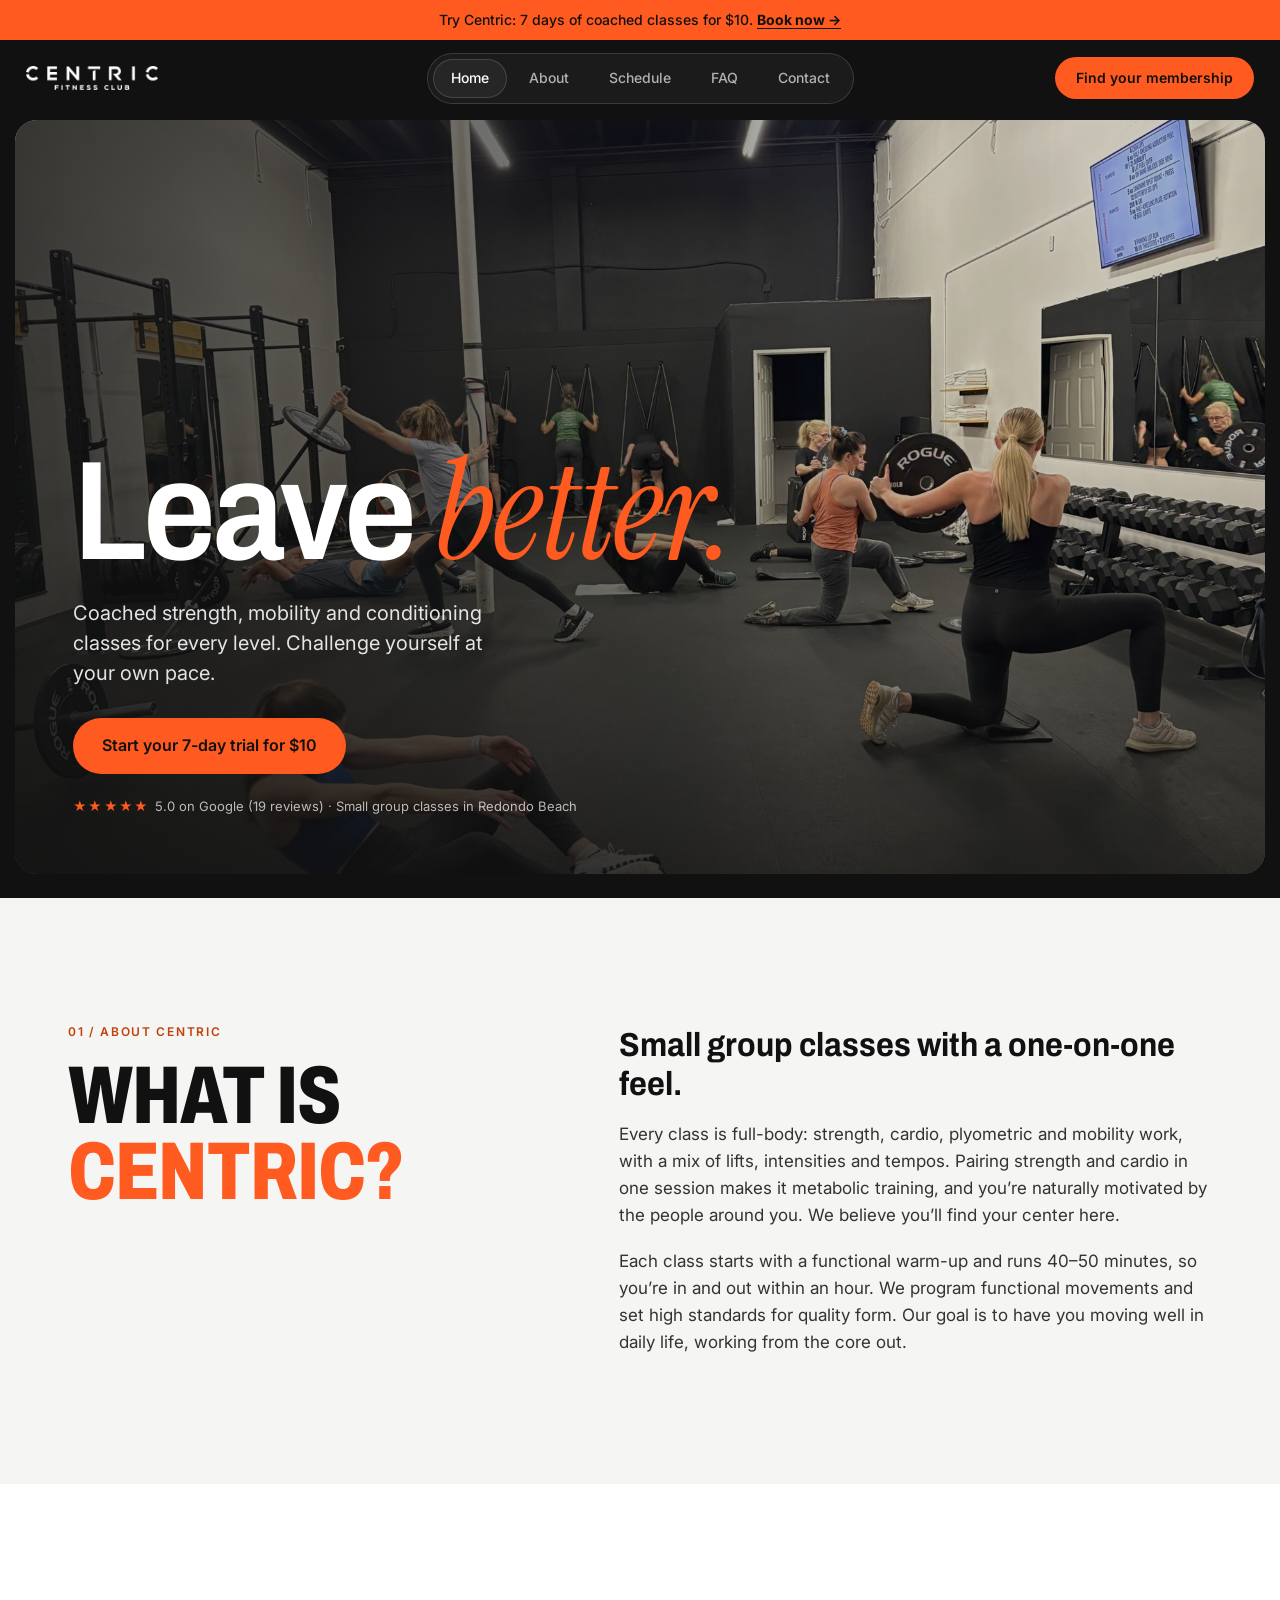
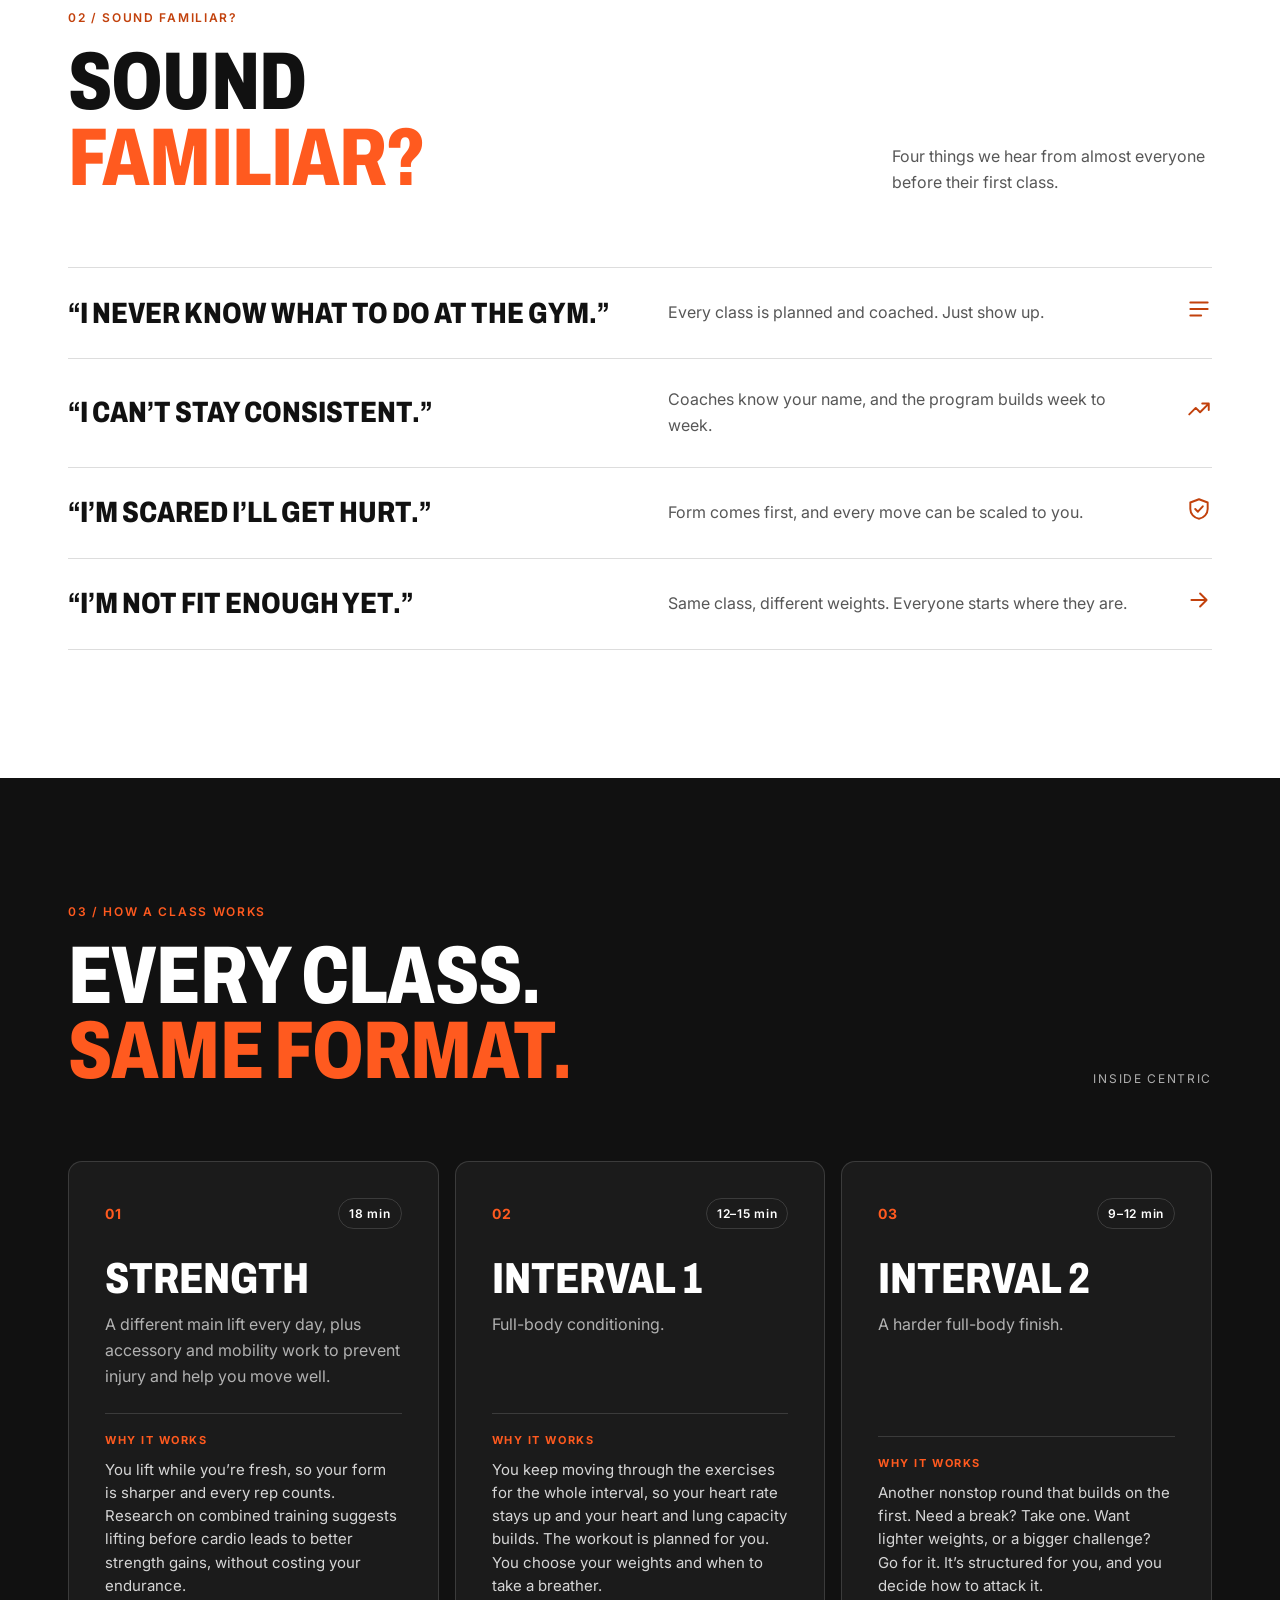
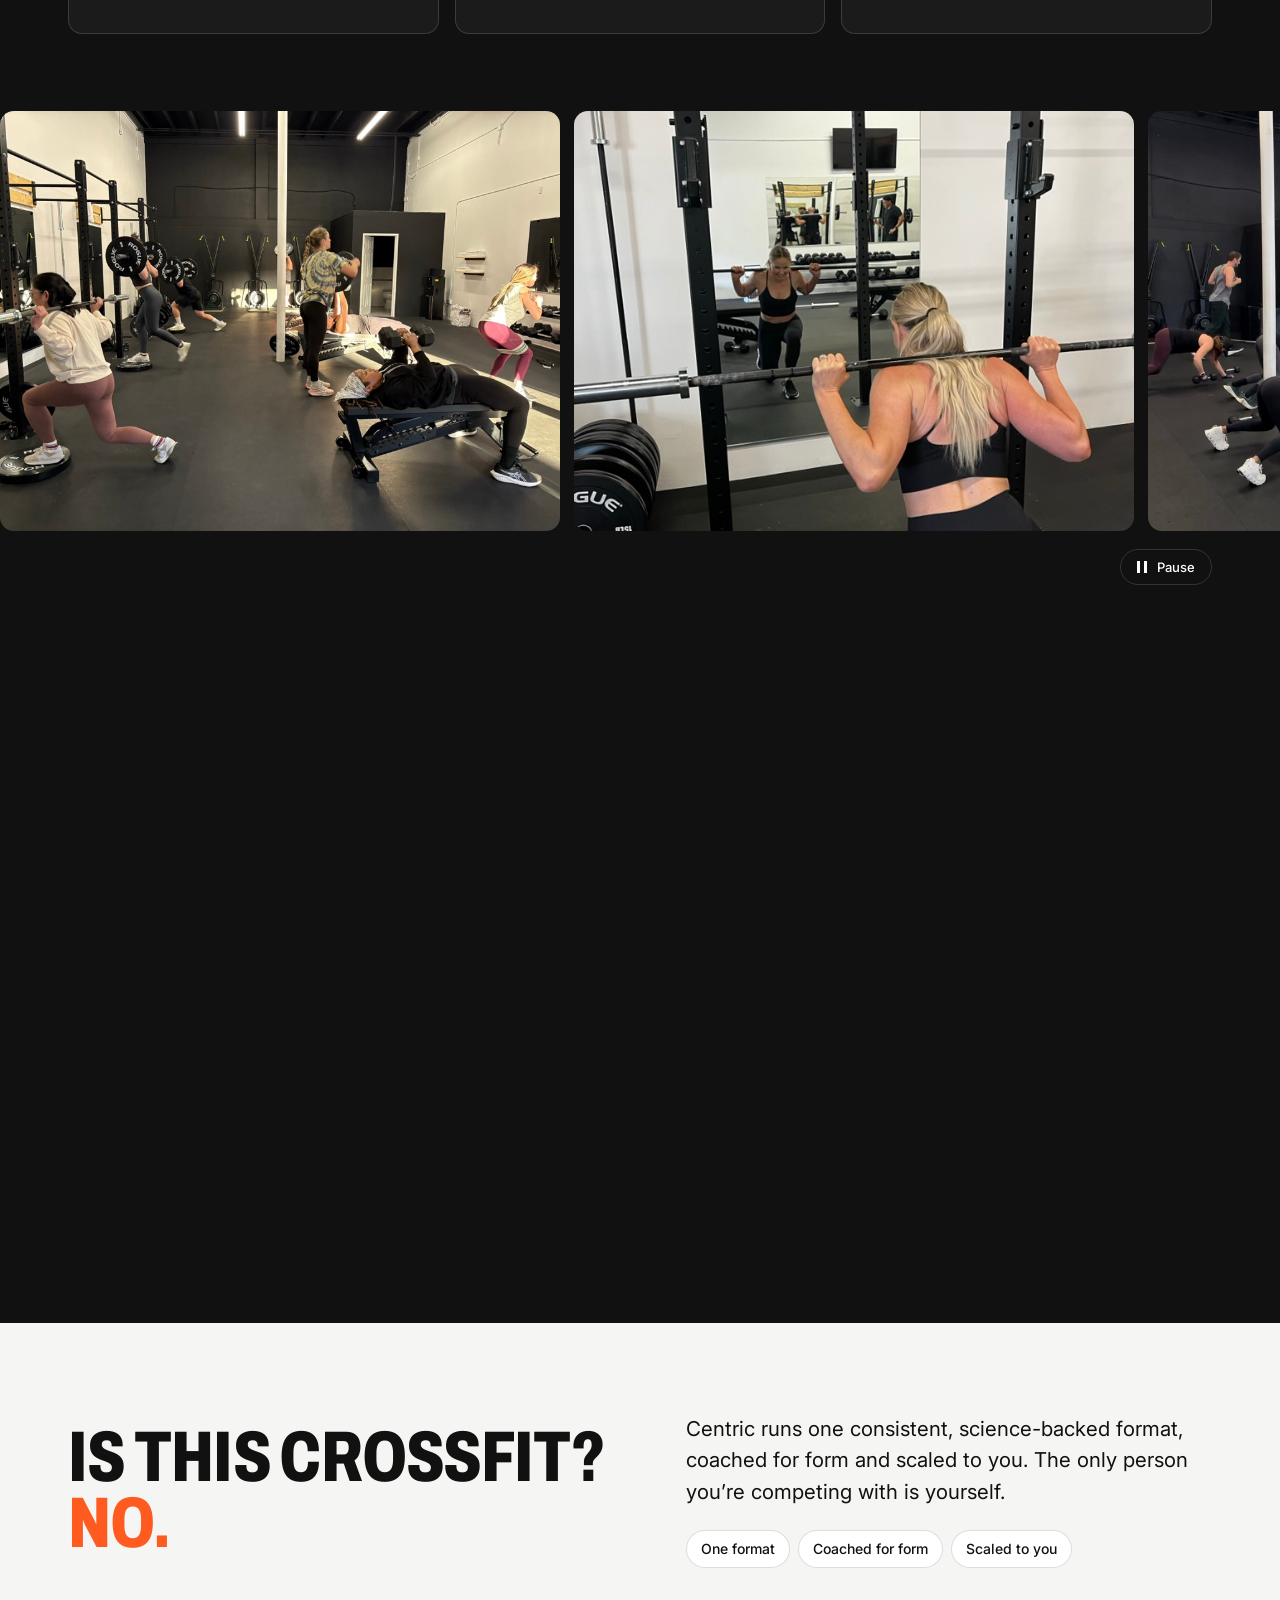
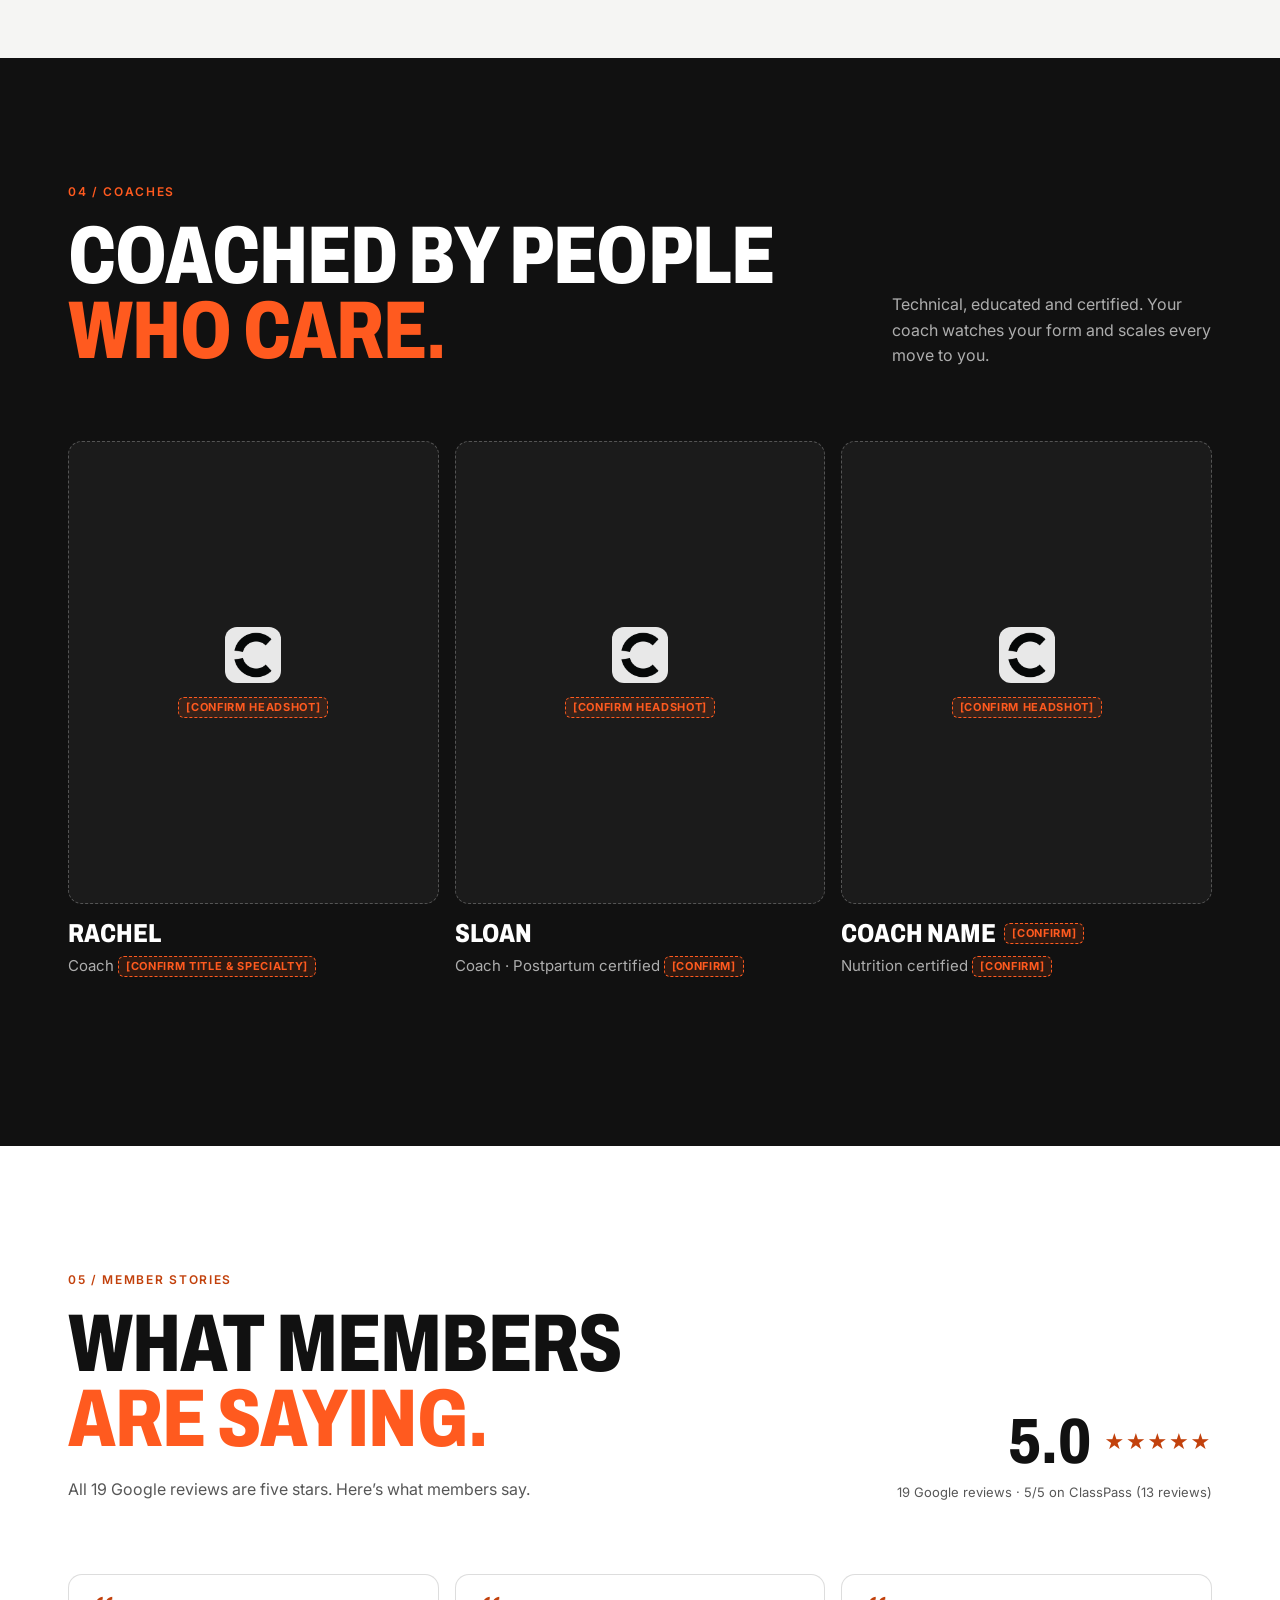
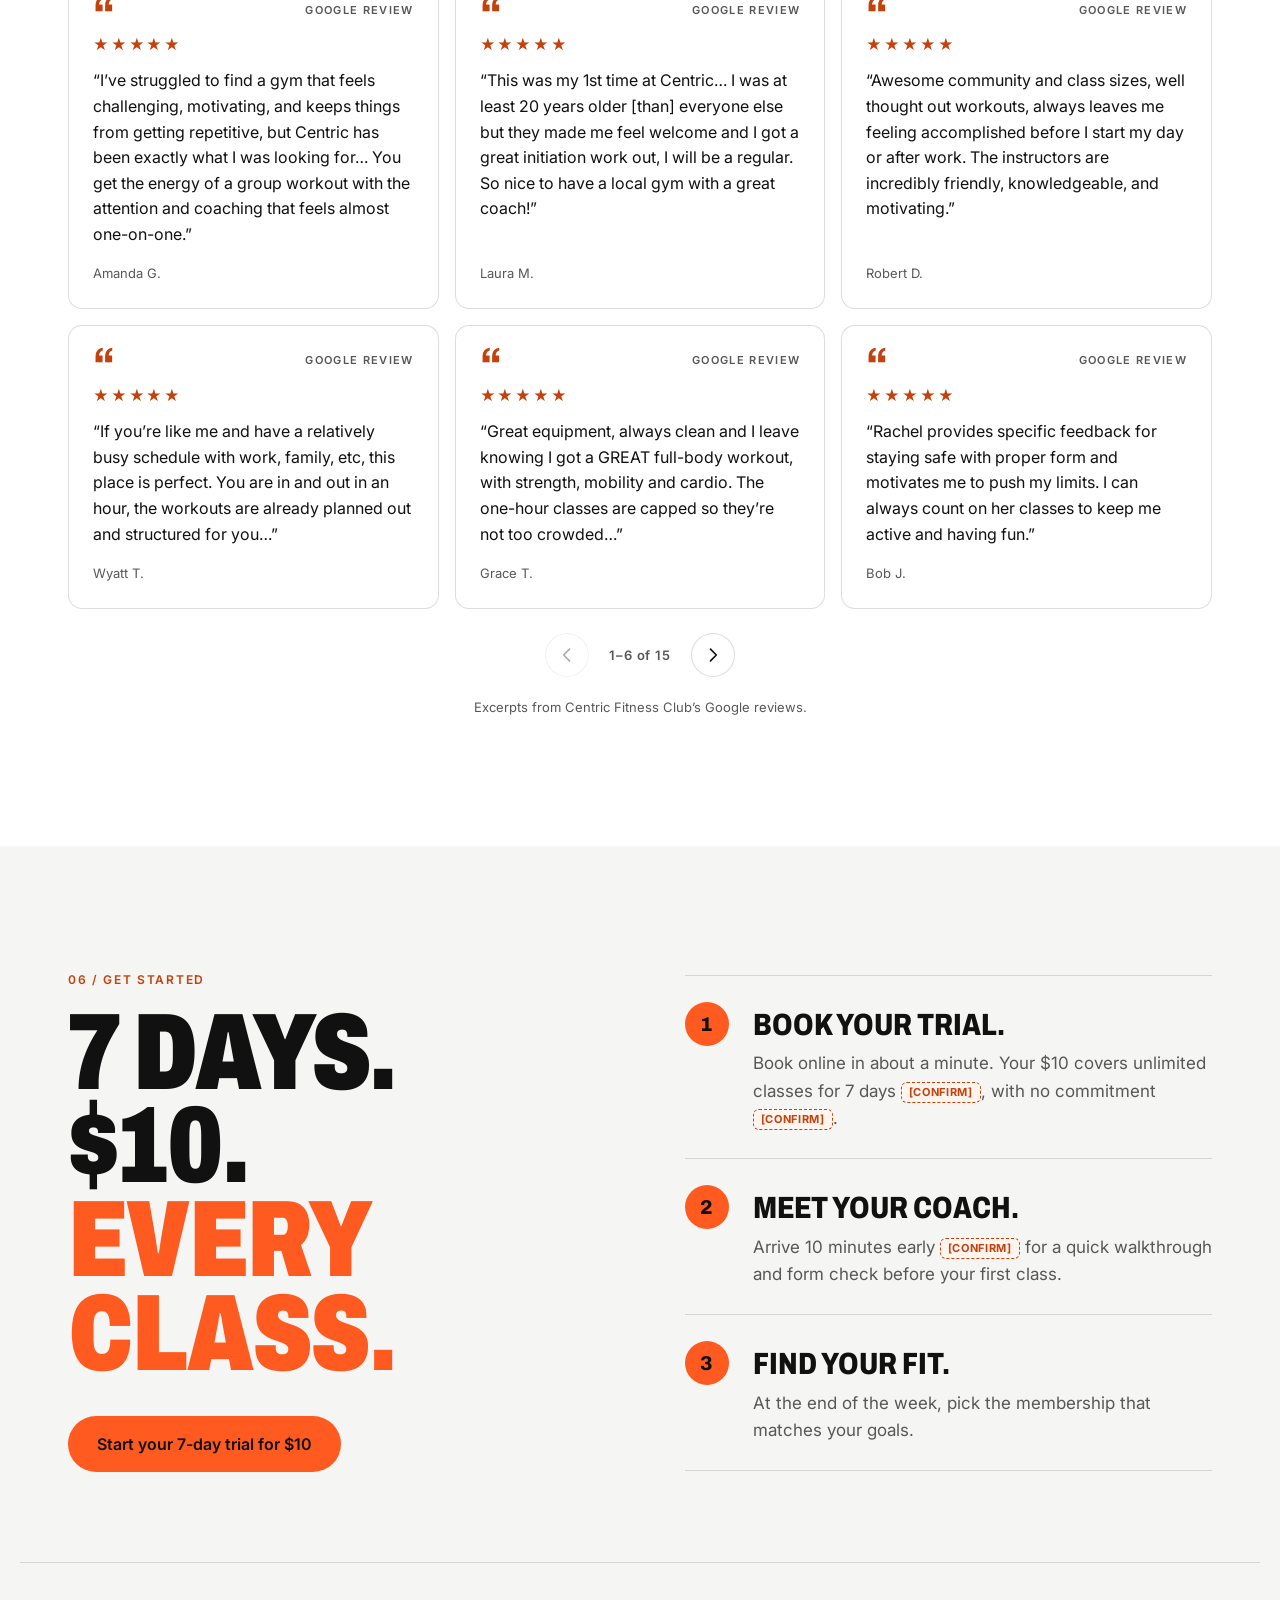
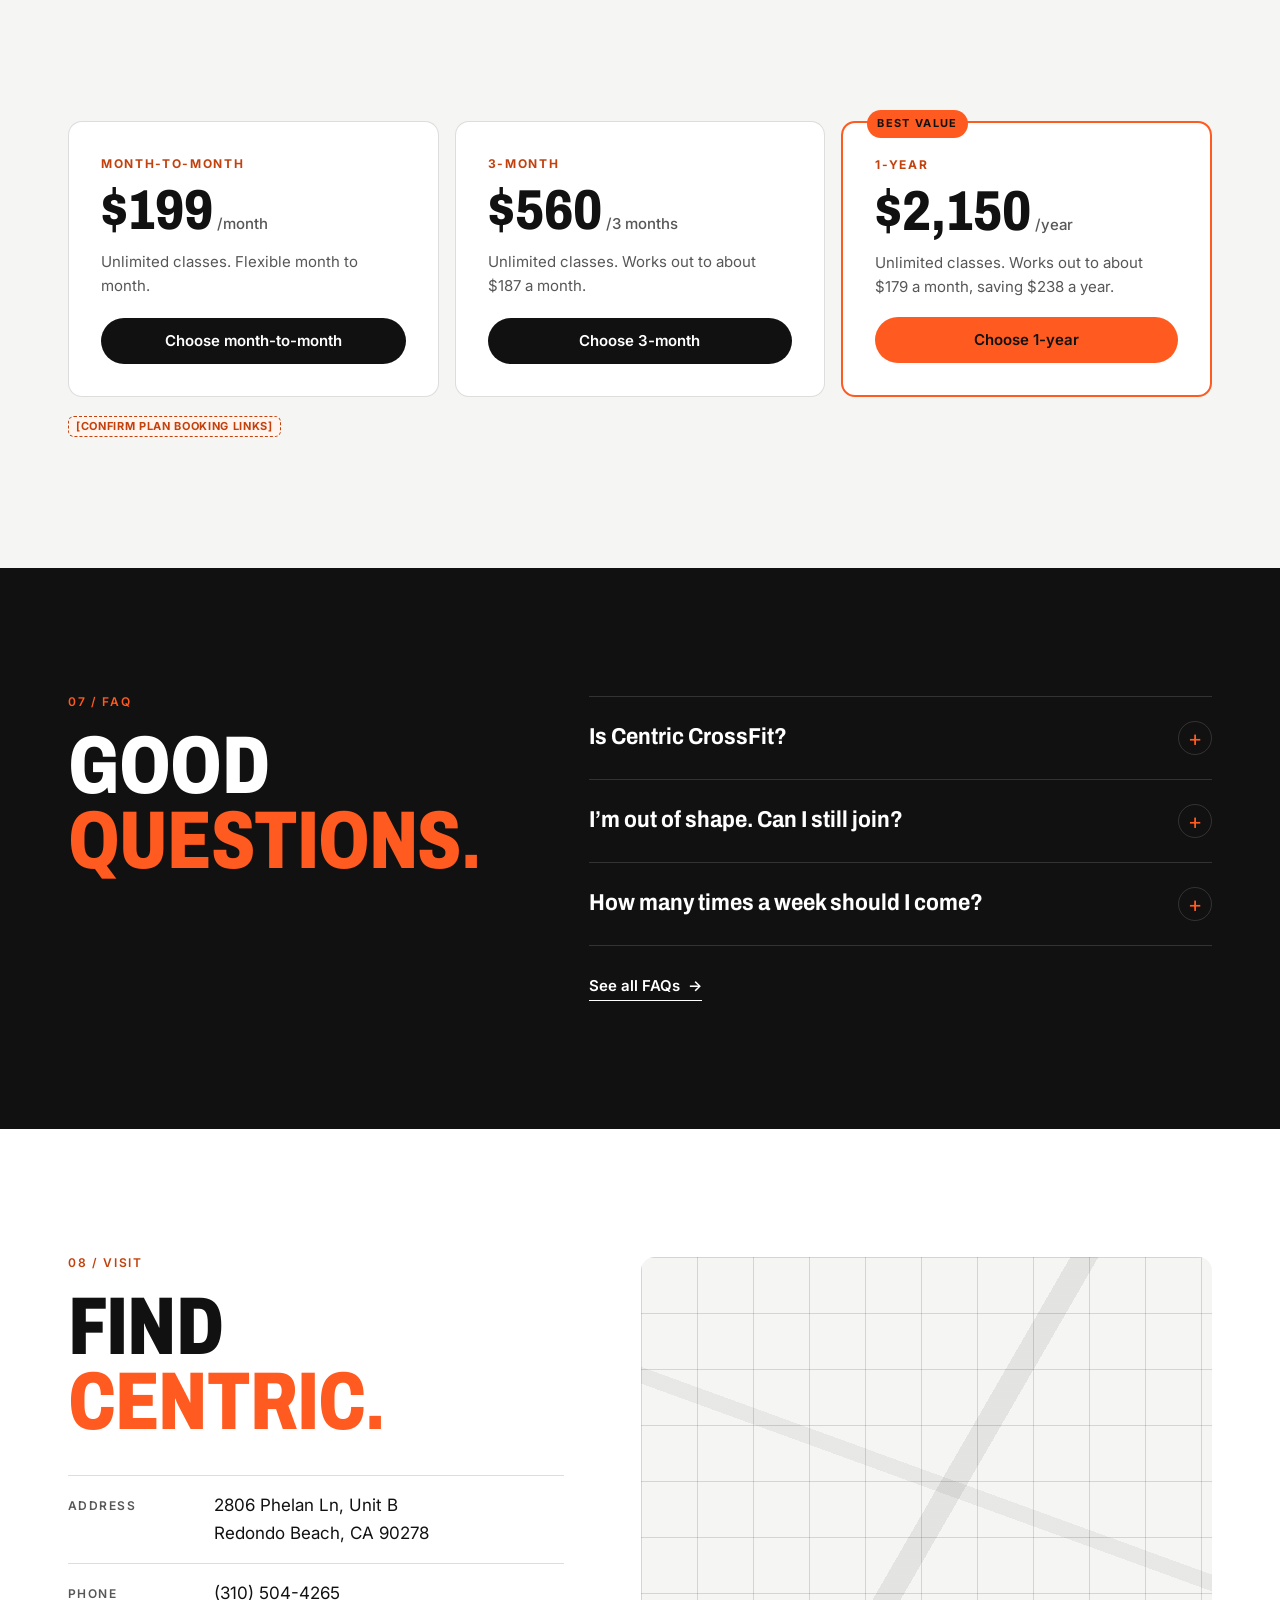
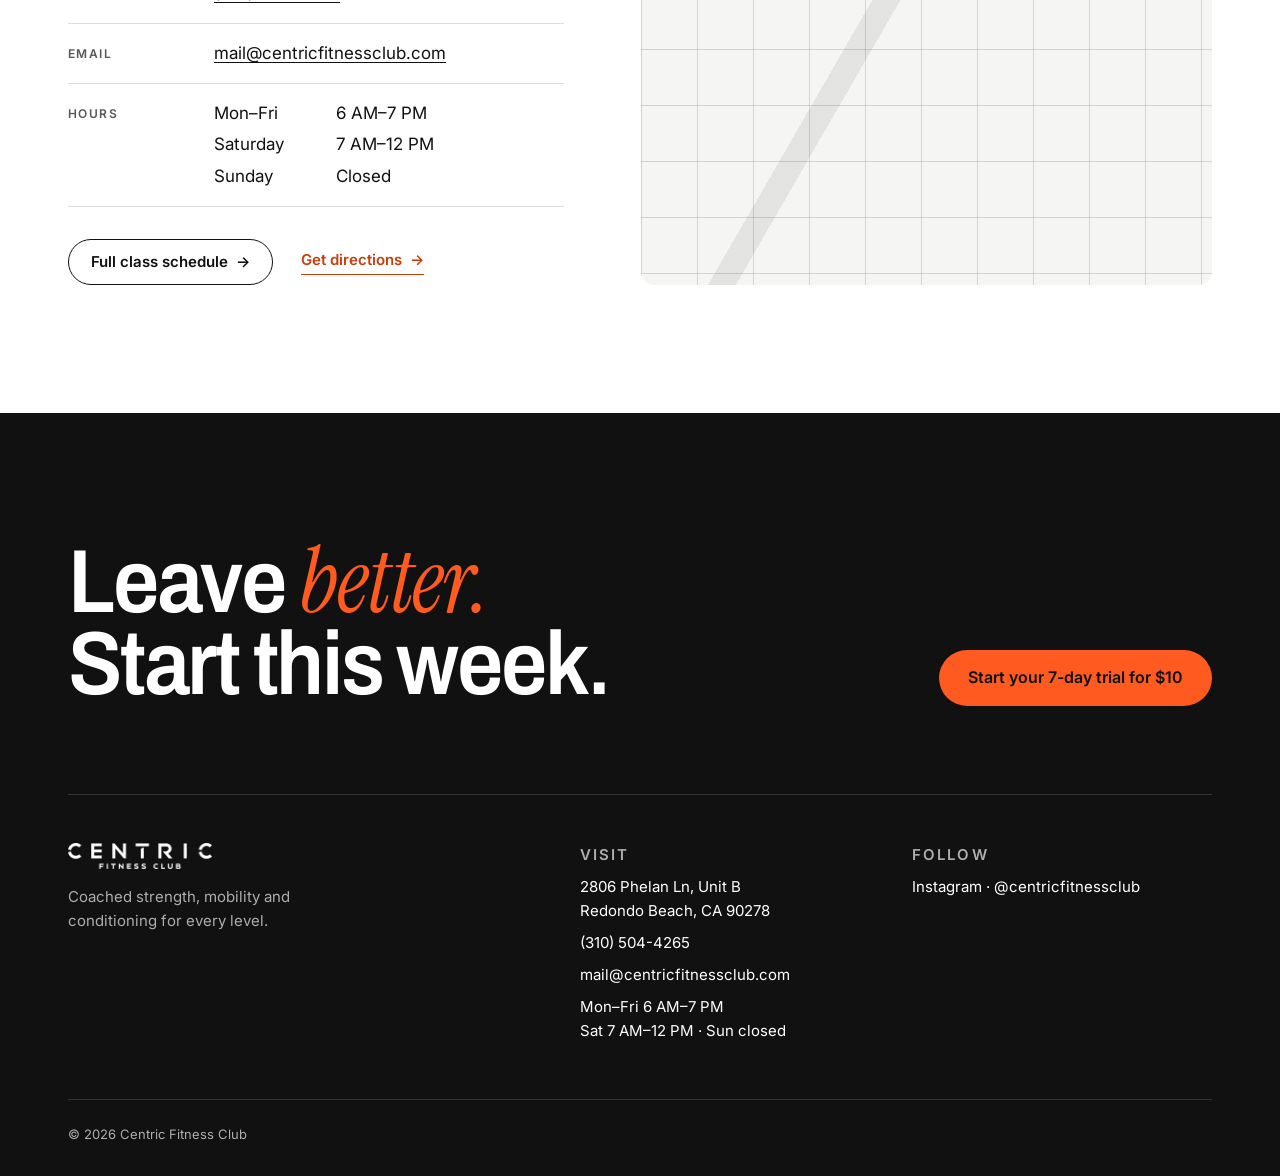
<file: index.html>
<!doctype html>
<html lang="en">
<head>
  <meta charset="utf-8">
  <meta name="viewport" content="width=device-width, initial-scale=1">
  <title>Centric Fitness Club | Small group fitness classes in Redondo Beach, CA</title>
  <meta name="description" content="Coached strength, mobility and conditioning classes for every level. Start your 7-day trial for $10.">
  <link rel="icon" href="img/favicon.png">
  <link rel="preconnect" href="https://fonts.googleapis.com">
  <link rel="preconnect" href="https://fonts.gstatic.com" crossorigin>
  <link href="https://fonts.googleapis.com/css2?family=Archivo:wdth,wght@62..125,500..900&family=Inter:wght@400;500;600&family=Instrument+Serif:ital@1&display=swap" rel="stylesheet">
  <link rel="preload" as="image" href="img/class-core-and-mobility.jpg" imagesrcset="img/class-core-and-mobility-900.jpg 900w, img/class-core-and-mobility.jpg 1800w" imagesizes="100vw">
  <link rel="stylesheet" href="css/styles.css?v=9">
</head>
<body>

<a class="skip" href="#main">Skip to content</a>

<!-- ============ SHARED HEADER (copy as-is to every page; move aria-current to that page's link) ============ -->
<!-- PROMO BAR: swap the text and link for the free week / New Year offer, or delete this <div> to turn it off. -->
<div class="promo">
  <p>Try Centric: 7 days of coached classes for $10. <a href="#book" data-book>Book now <span aria-hidden="true">→</span></a></p>
</div>

<header class="header" data-header>
  <div class="header__inner">
    <a class="header__logo" href="index.html" aria-label="Centric Fitness Club home">
      <img src="img/logo-wordmark-white.png" alt="Centric Fitness Club" width="1200" height="217">
    </a>
    <nav class="nav" aria-label="Main">
      <ul class="nav__pill">
        <li><a href="index.html" aria-current="page">Home</a></li>
        <li><a href="about.html">About</a></li>
        <li><a href="schedule.html">Schedule</a></li>
        <li><a href="faq.html">FAQ</a></li>
        <li><a href="contact.html">Contact</a></li>
      </ul>
    </nav>
    <a class="btn btn--primary header__cta" href="memberships.html">Find your membership</a>
    <button class="menu-btn" type="button" aria-expanded="false" aria-controls="mobile-menu" data-menu-btn>
      <span class="menu-btn__label">Menu</span>
      <span class="menu-btn__icon" aria-hidden="true"><span></span><span></span></span>
    </button>
  </div>
  <div class="mobile-menu" id="mobile-menu" hidden data-menu>
    <ul>
      <li><a href="index.html" aria-current="page">Home</a></li>
      <li><a href="about.html">About</a></li>
        <li><a href="schedule.html">Schedule</a></li>
        <li><a href="memberships.html">Memberships</a></li>
      <li><a href="faq.html">FAQ</a></li>
      <li><a href="contact.html">Contact</a></li>
    </ul>
    <a class="btn btn--primary btn--block" href="#book" data-book>Start your 7-day trial for $10</a>
  </div>
</header>
<!-- ============ /SHARED HEADER ============ -->

<main id="main">

  <!-- HERO (dark) -->
  <section class="hero" aria-labelledby="hero-title">
    <div class="hero__card">
      <img class="hero__img"
           src="img/class-core-and-mobility.jpg"
           srcset="img/class-core-and-mobility-900.jpg 900w, img/class-core-and-mobility.jpg 1800w"
           sizes="100vw" width="1800" height="1350"
           alt="A Centric class doing core and mobility work across a bright, open gym floor">
      <div class="hero__shade" aria-hidden="true"></div>

      <div class="hero__content">
        <h1 class="hero__title" id="hero-title">Leave <em>better.</em></h1>
        <p class="hero__sub">Coached strength, mobility and conditioning classes for every level. Challenge yourself at your own pace.</p>
        <div class="hero__actions">
          <a class="btn btn--primary btn--lg" href="#book" data-book>Start your 7-day trial for $10</a>
        </div>
        <p class="hero__trust"><span class="hero__stars" aria-hidden="true">★★★★★</span> 5.0 on Google (19 reviews) · Small group classes in Redondo Beach</p>
      </div>
    </div>
  </section>

  <!-- 01 WHAT IS CENTRIC (off-white): owner's description -->
  <section class="section section--off about" aria-labelledby="about-title">
    <div class="wrap">
      <div class="about__top">
        <div class="reveal">
          <p class="eyebrow">01 / About Centric</p>
          <h2 class="display" id="about-title">What is<br><span class="accent">Centric?</span></h2>
        </div>
        <div class="about__copy reveal">
          <p class="about__lead">Small group classes with a one-on-one feel.</p>
          <p>Every class is full-body: strength, cardio, plyometric and mobility work, with a mix of lifts, intensities and tempos. Pairing strength and cardio in one session makes it metabolic training, and you’re naturally motivated by the people around you. We believe you’ll find your center here.</p>
          <p>Each class starts with a functional warm-up and runs 40–50 minutes, so you’re in and out within an hour. We program functional movements and set high standards for quality form. Our goal is to have you moving well in daily life, working from the core out.</p>
        </div>
      </div>
    </div>
  </section>

  <!-- 02 SOUND FAMILIAR (light) — layout from bold-gym numbered list -->
  <section class="section section--white" aria-labelledby="sf-title">
    <div class="wrap">
      <div class="section-head reveal">
        <div>
          <p class="eyebrow">02 / Sound familiar?</p>
          <h2 class="display" id="sf-title">Sound<br><span class="accent">familiar?</span></h2>
        </div>
        <p class="section-head__aside">Four things we hear from almost everyone before their first class.</p>
      </div>

      <ol class="rows">
        <li class="row reveal">
          <h3 class="row__title">“I never know what to do at the gym.”</h3>
          <p class="row__text">Every class is planned and coached. Just show up.</p>
          <span class="row__icon" aria-hidden="true"><svg viewBox="0 0 24 24"><path d="M4 6h16M4 12h16M4 18h10"/></svg></span>
        </li>
        <li class="row reveal">
          <h3 class="row__title">“I can’t stay consistent.”</h3>
          <p class="row__text">Coaches know your name, and the program builds week to week.</p>
          <span class="row__icon" aria-hidden="true"><svg viewBox="0 0 24 24"><path d="M3 17l6-6 4 4 8-8M15 7h6v6"/></svg></span>
        </li>
        <li class="row reveal">
          <h3 class="row__title">“I’m scared I’ll get hurt.”</h3>
          <p class="row__text">Form comes first, and every move can be scaled to you.</p>
          <span class="row__icon" aria-hidden="true"><svg viewBox="0 0 24 24"><path d="M12 3l8 3v6c0 4.5-3.4 8.3-8 9-4.6-.7-8-4.5-8-9V6l8-3z"/><path d="M8.5 12l2.5 2.5 4.5-5"/></svg></span>
        </li>
        <li class="row reveal">
          <h3 class="row__title">“I’m not fit enough yet.”</h3>
          <p class="row__text">Same class, different weights. Everyone starts where they are.</p>
          <span class="row__icon" aria-hidden="true"><svg viewBox="0 0 24 24"><path d="M5 12h14M13 6l6 6-6 6"/></svg></span>
        </li>
      </ol>
    </div>
  </section>

  <!-- 02 HOW A CLASS WORKS (dark): steps on top, sliding photo gallery below -->
  <section class="section section--dark how" id="how" aria-labelledby="how-title">
    <div class="wrap">
      <div class="section-head reveal">
        <div>
          <p class="eyebrow eyebrow--dark">03 / How a class works</p>
          <h2 class="display" id="how-title">Every class.<br><span class="accent">Same format.</span></h2>
        </div>
        <p class="section-head__aside section-head__aside--label">Inside Centric</p>
      </div>

      <ol class="steps">
        <li class="step reveal">
          <div class="step__top"><span class="step__num">01</span><span class="step__time">18 min</span></div>
          <h3 class="step__title">Strength</h3>
          <p>A different main lift every day, plus accessory and mobility work to prevent injury and help you move well.</p>
          <div class="step__why">
            <p class="step__why-label">Why it works</p>
            <p>You lift while you’re fresh, so your form is sharper and every rep counts. Research on combined training suggests lifting before cardio leads to better strength gains, without costing your endurance.</p>
          </div>
        </li>
        <li class="step reveal">
          <div class="step__top"><span class="step__num">02</span><span class="step__time">12–15 min</span></div>
          <h3 class="step__title">Interval 1</h3>
          <p>Full-body conditioning.</p>
          <div class="step__why">
            <p class="step__why-label">Why it works</p>
            <p>You keep moving through the exercises for the whole interval, so your heart rate stays up and your heart and lung capacity builds. The workout is planned for you. You choose your weights and when to take a breather.</p>
          </div>
        </li>
        <li class="step reveal">
          <div class="step__top"><span class="step__num">03</span><span class="step__time">9–12 min</span></div>
          <h3 class="step__title">Interval 2</h3>
          <p>A harder full-body finish.</p>
          <div class="step__why">
            <p class="step__why-label">Why it works</p>
            <p>Another nonstop round that builds on the first. Need a break? Take one. Want lighter weights, or a bigger challenge? Go for it. It’s structured for you, and you decide how to attack it.</p>
          </div>
        </li>
      </ol>
    </div>

    <div class="gallery reveal" aria-roledescription="carousel" aria-label="Photos from inside Centric">
      <div class="gallery__viewport">
        <ul class="gallery__track" data-gallery-track>
          <li class="slide">
            <img src="img/class-strength-training-900.jpg" srcset="img/class-strength-training-900.jpg 900w, img/class-strength-training.jpg 1800w" sizes="(max-width: 720px) 82vw, 560px" width="900" height="675" loading="lazy"
                 alt="Members lifting during a class: barbell lunges, dumbbell bench presses and banded squats">
          </li>
          <li class="slide">
            <img src="img/strength-back-squat-900.jpg" srcset="img/strength-back-squat-900.jpg 900w, img/strength-back-squat.jpg 1800w" sizes="(max-width: 720px) 82vw, 560px" width="675" height="900" loading="lazy" style="object-position: 50% 42%"
                 alt="A member doing a barbell back squat in a rack, reflected in the mirror">
          </li>
          <li class="slide">
            <img src="img/class-conditioning-interval-900.jpg" srcset="img/class-conditioning-interval-900.jpg 900w, img/class-conditioning-interval.jpg 1800w" sizes="(max-width: 720px) 82vw, 560px" width="900" height="675" loading="lazy"
                 alt="A class mid-interval: dumbbell plank rows on the floor and overhead presses by the mirror">
          </li>
          <li class="slide">
            <img src="img/class-core-and-mobility-900.jpg" srcset="img/class-core-and-mobility-900.jpg 900w, img/class-core-and-mobility.jpg 1800w" sizes="(max-width: 720px) 82vw, 560px" width="900" height="675" loading="lazy"
                 alt="A class doing sit-ups, stretches and kneeling plate work across the gym floor">
          </li>
          <li class="slide">
            <img src="img/members-group-photo-900.jpg" srcset="img/members-group-photo-900.jpg 900w, img/members-group-photo.jpg 1800w" sizes="(max-width: 720px) 82vw, 560px" width="900" height="675" loading="lazy"
                 alt="About ten smiling Centric members posing together after class">
          </li>
          <li class="slide">
            <img src="img/gym-wide-view-900.jpg" srcset="img/gym-wide-view-900.jpg 900w, img/gym-wide-view.jpg 1800w" sizes="(max-width: 720px) 82vw, 560px" width="900" height="675" loading="lazy"
                 alt="A wide view of the bright, empty Centric gym with racks, benches and dumbbells">
          </li>
          <li class="slide">
            <img src="img/gym-empty-racks-900.jpg" srcset="img/gym-empty-racks-900.jpg 900w, img/gym-empty-racks.jpg 1800w" sizes="(max-width: 720px) 82vw, 560px" width="900" height="675" loading="lazy"
                 alt="The empty Centric gym floor: squat racks, benches and mirrors along a clean white wall">
          </li>
        </ul>
      </div>
      <div class="wrap gallery__controls">
        <button class="gallery__toggle" type="button" aria-pressed="false" data-gallery-toggle>
          <span class="gallery__toggle-icon" aria-hidden="true"></span><span data-gallery-label>Pause</span>
        </button>
      </div>
    </div>

    <div class="wrap">
      <div class="compare reveal">
        <h3 class="compare__title">What makes it different</h3>
        <table class="compare__table">
          <thead>
            <tr>
              <th scope="col"><span class="visually-hidden">Topic</span></th>
              <th scope="col">A typical group class</th>
              <th scope="col" class="compare__us">Centric</th>
            </tr>
          </thead>
          <tbody>
            <tr>
              <th scope="row">Workout</th>
              <td data-label="A typical group class">Changes randomly day to day</td>
              <td data-label="Centric" class="compare__us">Same proven format, with a different main lift each day</td>
            </tr>
            <tr>
              <th scope="row">Order</th>
              <td data-label="A typical group class">Cardio and weights mixed at random</td>
              <td data-label="Centric" class="compare__us">Strength first, then intervals that build</td>
            </tr>
            <tr>
              <th scope="row">Coaching</th>
              <td data-label="A typical group class">One instructor leading from the front</td>
              <td data-label="Centric" class="compare__us">Small groups with focused coaching: form checked and moves scaled for you</td>
            </tr>
            <tr>
              <th scope="row">Mobility &amp; core</th>
              <td data-label="A typical group class">Saved for the cooldown, if at all</td>
              <td data-label="Centric" class="compare__us">Built into every class</td>
            </tr>
            <tr>
              <th scope="row">Result</th>
              <td data-label="A typical group class">A hard workout</td>
              <td data-label="Centric" class="compare__us">You move better, get stronger and stay consistent</td>
            </tr>
          </tbody>
        </table>
        <a class="link-arrow link-arrow--light" href="method.html">More about the method <span aria-hidden="true">→</span></a>
      </div>
    </div>
  </section>

  <!-- 03 IS THIS CROSSFIT (light band) -->
  <section class="section section--off band" aria-labelledby="cf-title">
    <div class="wrap band__inner reveal">
      <h2 class="display band__title" id="cf-title">Is this CrossFit? <span class="accent">No.</span></h2>
      <div>
        <p class="band__text">Centric runs one consistent, science-backed format, coached for form and scaled to you. The only person you’re competing with is yourself.</p>
        <ul class="chips">
          <li>One format</li>
          <li>Coached for form</li>
          <li>Scaled to you</li>
        </ul>
      </div>
    </div>
  </section>

  <!-- 04 COACHES (dark) -->
  <section class="section section--dark" aria-labelledby="coach-title">
    <div class="wrap">
      <div class="section-head reveal">
        <div>
          <p class="eyebrow eyebrow--dark">04 / Coaches</p>
          <h2 class="display" id="coach-title">Coached by people<br><span class="accent">who care.</span></h2>
        </div>
        <p class="section-head__aside">Technical, educated and certified. Your coach watches your form and scales every move to you.</p>
      </div>

      <ul class="coaches">
        <li class="coach reveal">
          <div class="coach__card">
            <div class="coach__photo"><img src="img/favicon.png" alt="" width="64" height="64"><span class="confirm confirm--dark">CONFIRM headshot</span></div>
            <h3 class="coach__name">Rachel</h3>
            <p class="coach__role">Coach <span class="confirm confirm--dark">CONFIRM title &amp; specialty</span></p>
          </div>
        </li>
        <li class="coach reveal">
          <div class="coach__card">
            <div class="coach__photo"><img src="img/favicon.png" alt="" width="64" height="64"><span class="confirm confirm--dark">CONFIRM headshot</span></div>
            <h3 class="coach__name">Sloan</h3>
            <p class="coach__role">Coach · Postpartum certified <span class="confirm confirm--dark">CONFIRM</span></p>
          </div>
        </li>
        <li class="coach reveal">
          <div class="coach__card">
            <div class="coach__photo"><img src="img/favicon.png" alt="" width="64" height="64"><span class="confirm confirm--dark">CONFIRM headshot</span></div>
            <h3 class="coach__name">Coach name <span class="confirm confirm--dark">CONFIRM</span></h3>
            <p class="coach__role">Nutrition certified <span class="confirm confirm--dark">CONFIRM</span></p>
          </div>
        </li>
      </ul>
    </div>
  </section>

  <!-- 05 MEMBER STORIES (light) — layout from bold-gym reviews -->
  <section class="section section--white" aria-labelledby="rev-title">
    <div class="wrap">
      <div class="section-head reveal">
        <div>
          <p class="eyebrow">05 / Member stories</p>
          <h2 class="display rev-title" id="rev-title">What members<br><span class="accent">are saying.</span></h2>
          <p class="section-head__intro">All 19 Google reviews are five stars. Here’s what members say.</p>
        </div>
        <div class="rating">
          <p class="rating__score">5.0 <span class="rating__stars" aria-hidden="true">★★★★★</span></p>
          <p class="rating__meta">19 Google reviews · 5/5 on ClassPass (13 reviews)</p>
        </div>
      </div>

      <ul class="reviews" data-reviews>
        <li class="review">
          <div class="review__top"><span class="review__mark" aria-hidden="true">“</span><span class="review__src">Google review</span></div>
          <p class="stars stars--deep" aria-label="5 out of 5 stars">★★★★★</p>
          <blockquote>“I’ve struggled to find a gym that feels challenging, motivating, and keeps things from getting repetitive, but Centric has been exactly what I was looking for… You get the energy of a group workout with the attention and coaching that feels almost one-on-one.”</blockquote>
          <p class="review__by">Amanda G.</p>
        </li>
        <li class="review">
          <div class="review__top"><span class="review__mark" aria-hidden="true">“</span><span class="review__src">Google review</span></div>
          <p class="stars stars--deep" aria-label="5 out of 5 stars">★★★★★</p>
          <blockquote>“This was my 1st time at Centric… I was at least 20 years older [than] everyone else but they made me feel welcome and I got a great initiation work out, I will be a regular. So nice to have a local gym with a great coach!”</blockquote>
          <p class="review__by">Laura M.</p>
        </li>
        <li class="review">
          <div class="review__top"><span class="review__mark" aria-hidden="true">“</span><span class="review__src">Google review</span></div>
          <p class="stars stars--deep" aria-label="5 out of 5 stars">★★★★★</p>
          <blockquote>“Awesome community and class sizes, well thought out workouts, always leaves me feeling accomplished before I start my day or after work. The instructors are incredibly friendly, knowledgeable, and motivating.”</blockquote>
          <p class="review__by">Robert D.</p>
        </li>
        <li class="review">
          <div class="review__top"><span class="review__mark" aria-hidden="true">“</span><span class="review__src">Google review</span></div>
          <p class="stars stars--deep" aria-label="5 out of 5 stars">★★★★★</p>
          <blockquote>“If you’re like me and have a relatively busy schedule with work, family, etc, this place is perfect. You are in and out in an hour, the workouts are already planned out and structured for you…”</blockquote>
          <p class="review__by">Wyatt T.</p>
        </li>
        <li class="review">
          <div class="review__top"><span class="review__mark" aria-hidden="true">“</span><span class="review__src">Google review</span></div>
          <p class="stars stars--deep" aria-label="5 out of 5 stars">★★★★★</p>
          <blockquote>“Great equipment, always clean and I leave knowing I got a GREAT full-body workout, with strength, mobility and cardio. The one-hour classes are capped so they’re not too crowded…”</blockquote>
          <p class="review__by">Grace T.</p>
        </li>
        <li class="review">
          <div class="review__top"><span class="review__mark" aria-hidden="true">“</span><span class="review__src">Google review</span></div>
          <p class="stars stars--deep" aria-label="5 out of 5 stars">★★★★★</p>
          <blockquote>“Rachel provides specific feedback for staying safe with proper form and motivates me to push my limits. I can always count on her classes to keep me active and having fun.”</blockquote>
          <p class="review__by">Bob J.</p>
        </li>
        <li class="review">
          <div class="review__top"><span class="review__mark" aria-hidden="true">“</span><span class="review__src">Google review</span></div>
          <p class="stars stars--deep" aria-label="5 out of 5 stars">★★★★★</p>
          <blockquote>“I started coming to Centric using my ClassPass points, but I loved it so much I ditched ClassPass and got a membership!… There is no reason not to try it out, $10 for a week trial, do it!”</blockquote>
          <p class="review__by">Natalie S.</p>
        </li>
        <li class="review">
          <div class="review__top"><span class="review__mark" aria-hidden="true">“</span><span class="review__src">Google review</span></div>
          <p class="stars stars--deep" aria-label="5 out of 5 stars">★★★★★</p>
          <blockquote>“Rachel and the other coaches are awesome — super attentive, kind, and clearly invested in everyone’s progress… And the community makes it extra special.”</blockquote>
          <p class="review__by">Romit G.</p>
        </li>
        <li class="review">
          <div class="review__top"><span class="review__mark" aria-hidden="true">“</span><span class="review__src">Google review</span></div>
          <p class="stars stars--deep" aria-label="5 out of 5 stars">★★★★★</p>
          <blockquote>“Rachel is top-notch, providing expert guidance and motivation that helped me push past my limits. The programming is well-structured and effective, ensuring you see real progress, whether you’re a beginner or an experienced athlete.”</blockquote>
          <p class="review__by">Matthew M.</p>
        </li>
        <li class="review">
          <div class="review__top"><span class="review__mark" aria-hidden="true">“</span><span class="review__src">Google review</span></div>
          <p class="stars stars--deep" aria-label="5 out of 5 stars">★★★★★</p>
          <blockquote>“I find these workouts very effective and unique, great mix of resistance and high intensity while making it accommodating for all experience levels… Also it’s the cleanest gym I’ve ever seen.”</blockquote>
          <p class="review__by">Adam J.</p>
        </li>
        <li class="review">
          <div class="review__top"><span class="review__mark" aria-hidden="true">“</span><span class="review__src">Google review</span></div>
          <p class="stars stars--deep" aria-label="5 out of 5 stars">★★★★★</p>
          <blockquote>“There are plenty of weights, so each lift and each class is as hard as you want to make it. Rachel is also good about helping gauge what weight you should be at. I also appreciate the fact that the classes have mobility exercises built into them.”</blockquote>
          <p class="review__by">Mike F.</p>
        </li>
        <li class="review">
          <div class="review__top"><span class="review__mark" aria-hidden="true">“</span><span class="review__src">Google review</span></div>
          <p class="stars stars--deep" aria-label="5 out of 5 stars">★★★★★</p>
          <blockquote>“She’s incredibly knowledgeable, motivating, and tailors every session to ensure I get a full-body workout that challenges me in the best way. The facility is clean, well-equipped, and has a great vibe.”</blockquote>
          <p class="review__by">Lesley L.</p>
        </li>
        <li class="review">
          <div class="review__top"><span class="review__mark" aria-hidden="true">“</span><span class="review__src">Google review</span></div>
          <p class="stars stars--deep" aria-label="5 out of 5 stars">★★★★★</p>
          <blockquote>“I’ve been working [out] with Rachel off and on for 5 years and love her work outs. Thank you Rachel!”</blockquote>
          <p class="review__by">Julie L.</p>
        </li>
        <li class="review">
          <div class="review__top"><span class="review__mark" aria-hidden="true">“</span><span class="review__src">Google review</span></div>
          <p class="stars stars--deep" aria-label="5 out of 5 stars">★★★★★</p>
          <blockquote>“Awesome class and nice little neighborhood gym!”</blockquote>
          <p class="review__by">Droutman</p>
        </li>
        <li class="review">
          <div class="review__top"><span class="review__mark" aria-hidden="true">“</span><span class="review__src">Google review</span></div>
          <p class="stars stars--deep" aria-label="5 out of 5 stars">★★★★★</p>
          <blockquote>“You ROCK Rachel!”</blockquote>
          <p class="review__by">Donna M.</p>
        </li>
      </ul>
      <div class="rev-nav" aria-label="Browse reviews">
        <button class="rev-nav__btn" type="button" data-rev-prev aria-label="Previous reviews"><svg viewBox="0 0 24 24" aria-hidden="true"><path d="M15 5l-7 7 7 7"/></svg></button>
        <p class="rev-nav__count" data-rev-count aria-live="polite"></p>
        <button class="rev-nav__btn" type="button" data-rev-next aria-label="Next reviews"><svg viewBox="0 0 24 24" aria-hidden="true"><path d="M9 5l7 7-7 7"/></svg></button>
      </div>
      <p class="fineprint">Excerpts from Centric Fitness Club’s Google reviews.</p>
    </div>
  </section>

  <!-- 06 GET STARTED + OFFER (light). Swappable: change the heading and button for seasonal offers. -->
  <section class="section section--off offer" aria-labelledby="offer-title">
    <div class="wrap offer__inner">
      <div class="offer__main reveal">
        <p class="eyebrow">06 / Get started</p>
        <h2 class="offer__title" id="offer-title">7 days.<br>$10.<br><span class="accent">Every class.</span></h2>
        <div class="offer__actions">
          <a class="btn btn--primary btn--lg" href="#book" data-book>Start your 7-day trial for $10</a>
        </div>
      </div>
      <ol class="offer__steps">
        <li class="reveal">
          <span class="offer__num">1</span>
          <div>
            <h3>Book your trial.</h3>
            <p>Book online in about a minute. Your $10 covers unlimited classes for 7 days <span class="confirm">CONFIRM</span>, with no commitment <span class="confirm">CONFIRM</span>.</p>
          </div>
        </li>
        <li class="reveal">
          <span class="offer__num">2</span>
          <div>
            <h3>Meet your coach.</h3>
            <p>Arrive 10 minutes early <span class="confirm">CONFIRM</span> for a quick walkthrough and form check before your first class.</p>
          </div>
        </li>
        <li class="reveal">
          <span class="offer__num">3</span>
          <div>
            <h3>Find your fit.</h3>
            <p>At the end of the week, pick the membership that matches your goals.</p>
          </div>
        </li>
      </ol>
    </div>

    <div class="wrap pricing" id="pricing">
      <div class="pricing__head reveal">
        <h3 class="pricing__title">Membership</h3>
        <p>Every plan includes unlimited classes. Start with the 7-day trial, then pick the plan that fits.</p>
      </div>
      <ul class="plans">
        <li class="plan reveal">
          <p class="plan__name">Month-to-month</p>
          <p class="plan__price">$199<span>/month</span></p>
          <p class="plan__note">Unlimited classes. Flexible month to month.</p>
          <a class="btn btn--dark btn--block" href="#book" data-plan="monthly">Choose month-to-month</a>
        </li>
        <li class="plan reveal">
          <p class="plan__name">3-month</p>
          <p class="plan__price">$560<span>/3 months</span></p>
          <p class="plan__note">Unlimited classes. Works out to about $187 a month.</p>
          <a class="btn btn--dark btn--block" href="#book" data-plan="three-month">Choose 3-month</a>
        </li>
        <li class="plan plan--best reveal">
          <p class="plan__tag">Best value</p>
          <p class="plan__name">1-year</p>
          <p class="plan__price">$2,150<span>/year</span></p>
          <p class="plan__note">Unlimited classes. Works out to about $179 a month, saving $238 a year.</p>
          <a class="btn btn--primary btn--block" href="#book" data-plan="annual">Choose 1-year</a>
        </li>
      </ul>
      <p class="pricing__fine"><span class="confirm">CONFIRM plan booking links</span></p>
    </div>
  </section>

  <!-- 07 FAQ TEASER (dark) -->
  <section class="section section--dark" aria-labelledby="faq-title">
    <div class="wrap faq-teaser">
      <div class="section-head reveal">
        <div>
          <p class="eyebrow eyebrow--dark">07 / FAQ</p>
          <h2 class="display" id="faq-title">Good<br><span class="accent">questions.</span></h2>
        </div>
      </div>
      <div class="faq reveal">
        <details>
          <summary>Is Centric CrossFit?</summary>
          <div class="faq__body"><p>No. Every class is the same proven format: strength first, then two intervals that build. It’s coached for form and scaled to you.</p></div>
        </details>
        <details>
          <summary>I’m out of shape. Can I still join?</summary>
          <div class="faq__body"><p>Yes. All levels are welcome. It’s the same class with different weights, and your coach scales every move so you can start where you are.</p></div>
        </details>
        <details>
          <summary>How many times a week should I come?</summary>
          <div class="faq__body"><p>We recommend 2–3 times a week to start <span class="confirm confirm--dark">CONFIRM</span>. Your coach can help you build from there.</p></div>
        </details>
        <a class="link-arrow link-arrow--light" href="faq.html">See all FAQs <span aria-hidden="true">→</span></a>
      </div>
    </div>
  </section>

  <!-- 09 LOCATION (light) -->
  <section class="section section--white" aria-labelledby="loc-title">
    <div class="wrap location">
      <div class="reveal">
        <p class="eyebrow">08 / Visit</p>
        <h2 class="display" id="loc-title">Find<br><span class="accent">Centric.</span></h2>
        <dl class="info">
          <div><dt>Address</dt><dd>2806 Phelan Ln, Unit B<br>Redondo Beach, CA 90278</dd></div>
          <div><dt>Phone</dt><dd><a href="tel:+13105044265">(310) 504-4265</a></dd></div>
          <div><dt>Email</dt><dd><a href="mailto:mail@centricfitnessclub.com">mail@centricfitnessclub.com</a></dd></div>
          <div><dt>Hours</dt><dd>
            <ul class="hours">
              <li><span>Mon–Fri</span><span>6 AM–7 PM</span></li>
              <li><span>Saturday</span><span>7 AM–12 PM</span></li>
              <li><span>Sunday</span><span>Closed</span></li>
            </ul>
          </dd></div>
        </dl>
        <div class="location__links">
          <a class="btn btn--outline" href="schedule.html">Full class schedule <span aria-hidden="true">→</span></a>
          <a class="link-arrow" href="https://www.google.com/maps/search/?api=1&amp;query=Centric+Fitness+Club,+2806+Phelan+Ln+Unit+B,+Redondo+Beach,+CA+90278" target="_blank" rel="noopener">Get directions <span aria-hidden="true">→</span></a>
        </div>
      </div>
      <div class="map reveal">
        <iframe title="Map showing Centric Fitness Club in Redondo Beach" src="https://www.google.com/maps?q=Centric+Fitness+Club,+2806+Phelan+Ln+Unit+B,+Redondo+Beach,+CA+90278&amp;output=embed" loading="lazy" referrerpolicy="no-referrer-when-downgrade"></iframe>
      </div>
    </div>
  </section>

</main>

<!-- ============ SHARED FOOTER (copy as-is to every page) ============ -->
<footer class="footer">
  <div class="wrap">
    <div class="footer__cta">
      <h2 class="footer__title">Leave <em>better.</em><br>Start this week.</h2>
      <a class="btn btn--primary btn--lg" href="#book" data-book>Start your 7-day trial for $10</a>
    </div>
    <div class="footer__grid">
      <div>
        <img class="footer__logo" src="img/logo-wordmark-white.png" alt="Centric Fitness Club" width="1200" height="217" loading="lazy">
        <p class="footer__small">Coached strength, mobility and conditioning for every level.</p>
      </div>
      <div>
        <p class="footer__head">Visit</p>
        <p>2806 Phelan Ln, Unit B<br>Redondo Beach, CA 90278</p>
        <p><a href="tel:+13105044265">(310) 504-4265</a></p>
        <p><a href="mailto:mail@centricfitnessclub.com">mail@centricfitnessclub.com</a></p>
        <p>Mon–Fri 6 AM–7 PM<br>Sat 7 AM–12 PM · Sun closed</p>
      </div>
      <div>
        <p class="footer__head">Follow</p>
        <p><a href="https://www.instagram.com/centricfitnessclub/" target="_blank" rel="noopener">Instagram · @centricfitnessclub</a></p>
      </div>
    </div>
    <div class="footer__bottom">
      <p>© 2026 Centric Fitness Club</p>
    </div>
  </div>
</footer>

<!-- Mobile: pinned trial bar -->
<div class="mobile-bar">
  <a class="btn btn--primary btn--block" href="#book" data-book>Try 7 days for $10</a>
</div>
<!-- ============ /SHARED FOOTER ============ -->

<script src="js/main.js?v=6"></script>
</body>
</html>
</file>
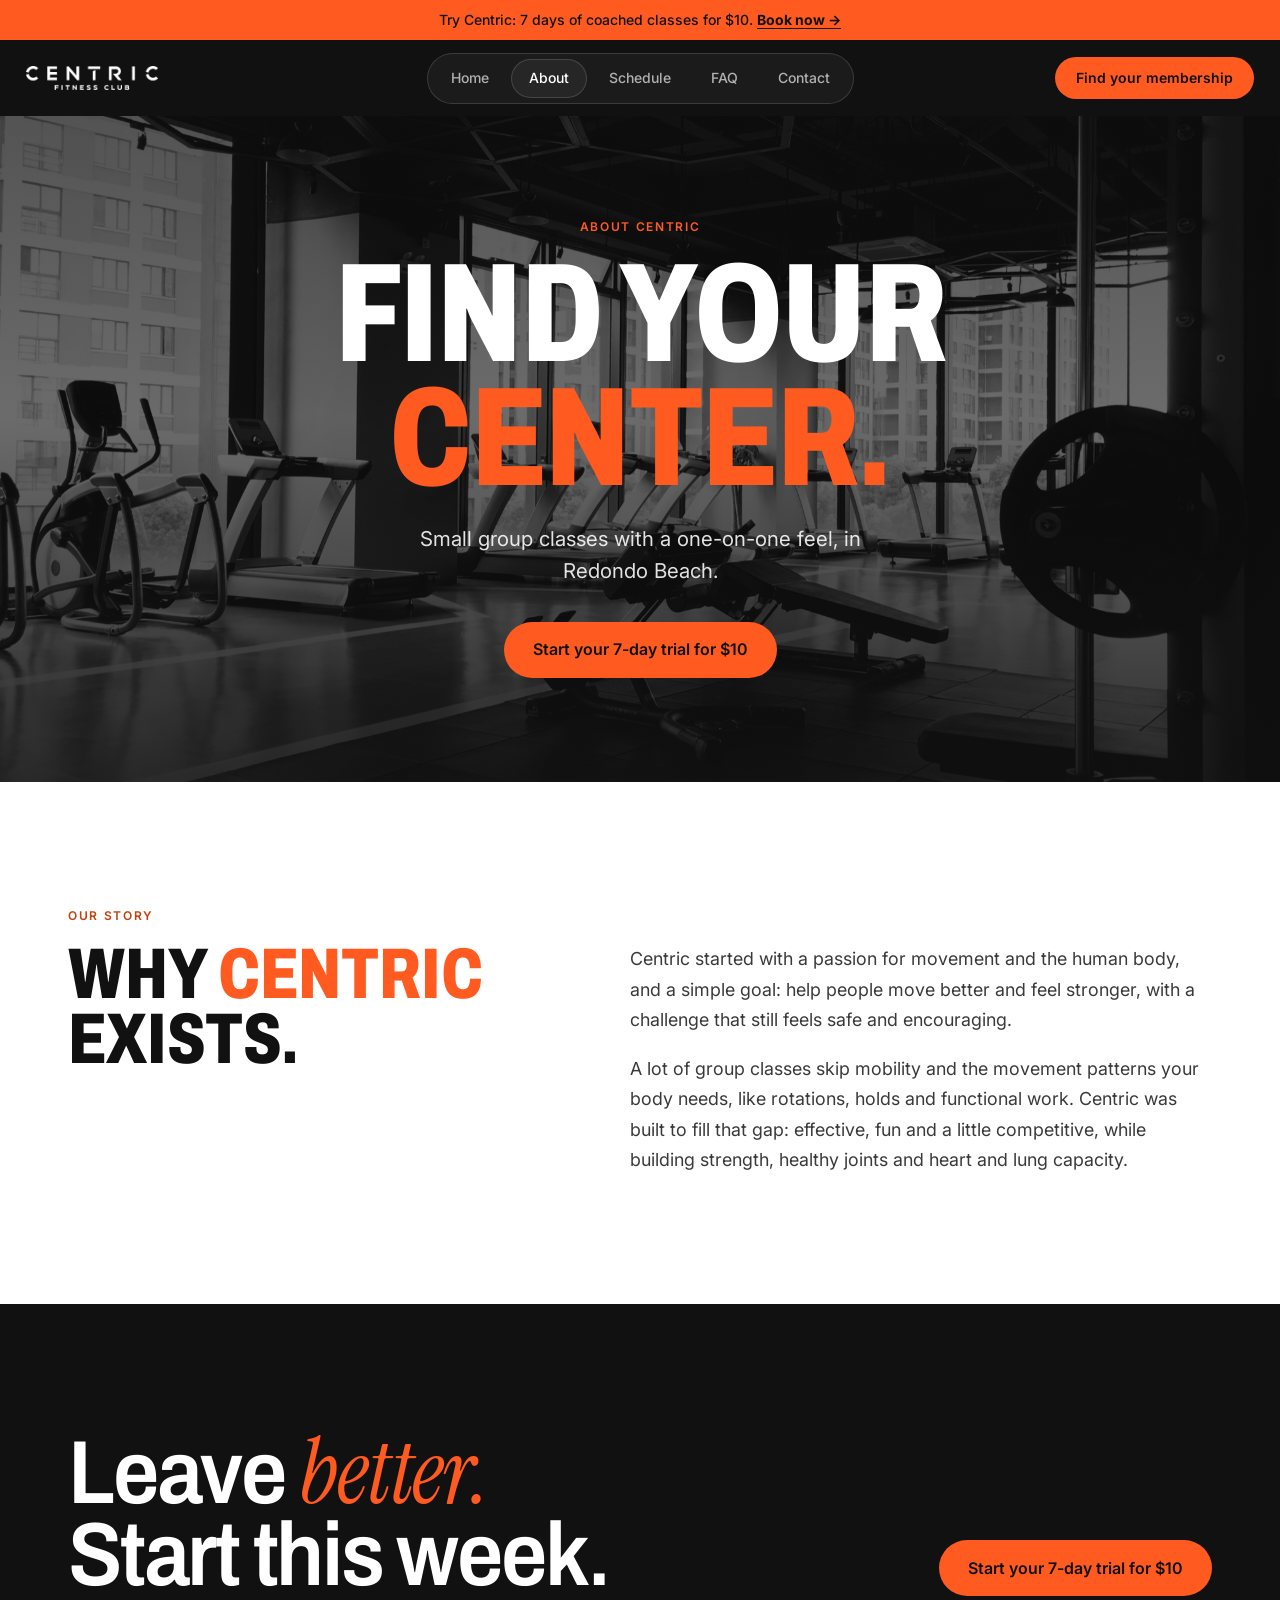
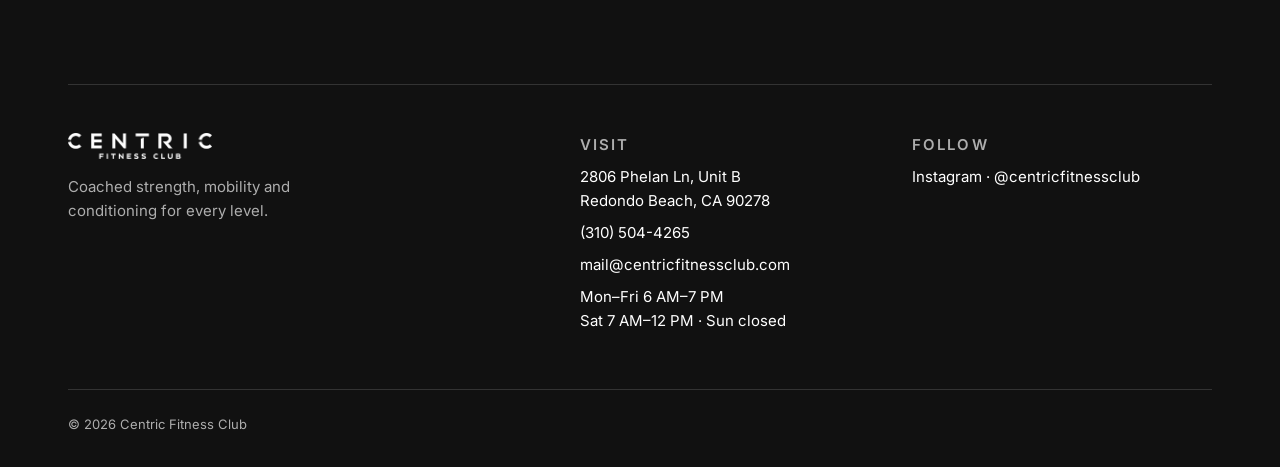
<file: about.html>
<!doctype html>
<html lang="en">
<head>
  <meta charset="utf-8">
  <meta name="viewport" content="width=device-width, initial-scale=1">
  <title>About | Centric Fitness Club, Redondo Beach</title>
  <meta name="description" content="Small group classes with a one-on-one feel in Redondo Beach. Meet Centric Fitness Club and our coaches.">
  <link rel="icon" href="img/favicon.png">
  <link rel="preconnect" href="https://fonts.googleapis.com">
  <link rel="preconnect" href="https://fonts.gstatic.com" crossorigin>
  <link href="https://fonts.googleapis.com/css2?family=Archivo:wdth,wght@62..125,500..900&family=Inter:wght@400;500;600&family=Instrument+Serif:ital@1&display=swap" rel="stylesheet">
  <link rel="preload" as="image" href="img/about-hero.jpg" imagesrcset="img/about-hero-900.jpg 900w, img/about-hero.jpg 2000w" imagesizes="100vw">
  <link rel="stylesheet" href="css/styles.css?v=10">
</head>
<body>

<a class="skip" href="#main">Skip to content</a>

<!-- ============ SHARED HEADER (copy as-is to every page; move aria-current to that page's link) ============ -->
<!-- PROMO BAR: swap the text and link for the free week / New Year offer, or delete this <div> to turn it off. -->
<div class="promo">
  <p>Try Centric: 7 days of coached classes for $10. <a href="#book" data-book>Book now <span aria-hidden="true">→</span></a></p>
</div>

<header class="header" data-header>
  <div class="header__inner">
    <a class="header__logo" href="index.html" aria-label="Centric Fitness Club home">
      <img src="img/logo-wordmark-white.png" alt="Centric Fitness Club" width="1200" height="217">
    </a>
    <nav class="nav" aria-label="Main">
      <ul class="nav__pill">
        <li><a href="index.html">Home</a></li>
        <li><a href="about.html" aria-current="page">About</a></li>
        <li><a href="schedule.html">Schedule</a></li>
        <li><a href="faq.html">FAQ</a></li>
        <li><a href="contact.html">Contact</a></li>
      </ul>
    </nav>
    <a class="btn btn--primary header__cta" href="memberships.html">Find your membership</a>
    <button class="menu-btn" type="button" aria-expanded="false" aria-controls="mobile-menu" data-menu-btn>
      <span class="menu-btn__label">Menu</span>
      <span class="menu-btn__icon" aria-hidden="true"><span></span><span></span></span>
    </button>
  </div>
  <div class="mobile-menu" id="mobile-menu" hidden data-menu>
    <ul>
      <li><a href="index.html">Home</a></li>
      <li><a href="about.html" aria-current="page">About</a></li>
        <li><a href="schedule.html">Schedule</a></li>
        <li><a href="memberships.html">Memberships</a></li>
      <li><a href="faq.html">FAQ</a></li>
      <li><a href="contact.html">Contact</a></li>
    </ul>
    <a class="btn btn--primary btn--block" href="#book" data-book>Start your 7-day trial for $10</a>
  </div>
</header>
<!-- ============ /SHARED HEADER ============ -->

<main id="main">

  <!-- ABOUT HERO: placeholder photo, darkened -->
  <section class="m-hero m-hero--photo" aria-labelledby="a-title">
    <img class="m-hero__img" src="img/about-hero.jpg" srcset="img/about-hero-900.jpg 900w, img/about-hero.jpg 2000w" sizes="100vw" width="2000" height="1508" alt="">
    <div class="m-hero__shade" aria-hidden="true"></div>
    <div class="m-hero__content">
      <p class="eyebrow eyebrow--dark">About Centric</p>
      <h1 class="m-hero__title" id="a-title">Find your <span class="accent">center.</span></h1>
      <p class="m-hero__sub">Small group classes with a one-on-one feel, in Redondo Beach.</p>
      <a class="btn btn--primary btn--lg" href="#book" data-book>Start your 7-day trial for $10</a>
    </div>
  </section>

  <!-- STORY -->
  <section class="about-row" aria-labelledby="a-story">
    <div class="wrap about-row__inner">
      <div>
        <p class="eyebrow">Our story</p>
        <h2 class="split__title" id="a-story">Why <span class="accent">Centric</span><br>exists.</h2>
      </div>
      <div class="about-row__body">
        <p>Centric started with a passion for movement and the human body, and a simple goal: help people move better and feel stronger, with a challenge that still feels safe and encouraging.</p>
        <p>A lot of group classes skip mobility and the movement patterns your body needs, like rotations, holds and functional work. Centric was built to fill that gap: effective, fun and a little competitive, while building strength, healthy joints and heart and lung capacity.</p>
      </div>
    </div>
  </section>

</main>

<!-- ============ SHARED FOOTER (copy as-is to every page) ============ -->
<footer class="footer">
  <div class="wrap">
    <div class="footer__cta">
      <h2 class="footer__title">Leave <em>better.</em><br>Start this week.</h2>
      <a class="btn btn--primary btn--lg" href="#book" data-book>Start your 7-day trial for $10</a>
    </div>
    <div class="footer__grid">
      <div>
        <img class="footer__logo" src="img/logo-wordmark-white.png" alt="Centric Fitness Club" width="1200" height="217" loading="lazy">
        <p class="footer__small">Coached strength, mobility and conditioning for every level.</p>
      </div>
      <div>
        <p class="footer__head">Visit</p>
        <p>2806 Phelan Ln, Unit B<br>Redondo Beach, CA 90278</p>
        <p><a href="tel:+13105044265">(310) 504-4265</a></p>
        <p><a href="mailto:mail@centricfitnessclub.com">mail@centricfitnessclub.com</a></p>
        <p>Mon–Fri 6 AM–7 PM<br>Sat 7 AM–12 PM · Sun closed</p>
      </div>
      <div>
        <p class="footer__head">Follow</p>
        <p><a href="https://www.instagram.com/centricfitnessclub/" target="_blank" rel="noopener">Instagram · @centricfitnessclub</a></p>
      </div>
    </div>
    <div class="footer__bottom">
      <p>© 2026 Centric Fitness Club</p>
    </div>
  </div>
</footer>

<!-- Mobile: pinned trial bar -->
<div class="mobile-bar">
  <a class="btn btn--primary btn--block" href="#book" data-book>Try 7 days for $10</a>
</div>
<!-- ============ /SHARED FOOTER ============ -->

<script src="js/main.js?v=10"></script>
</body>
</html>
</file>
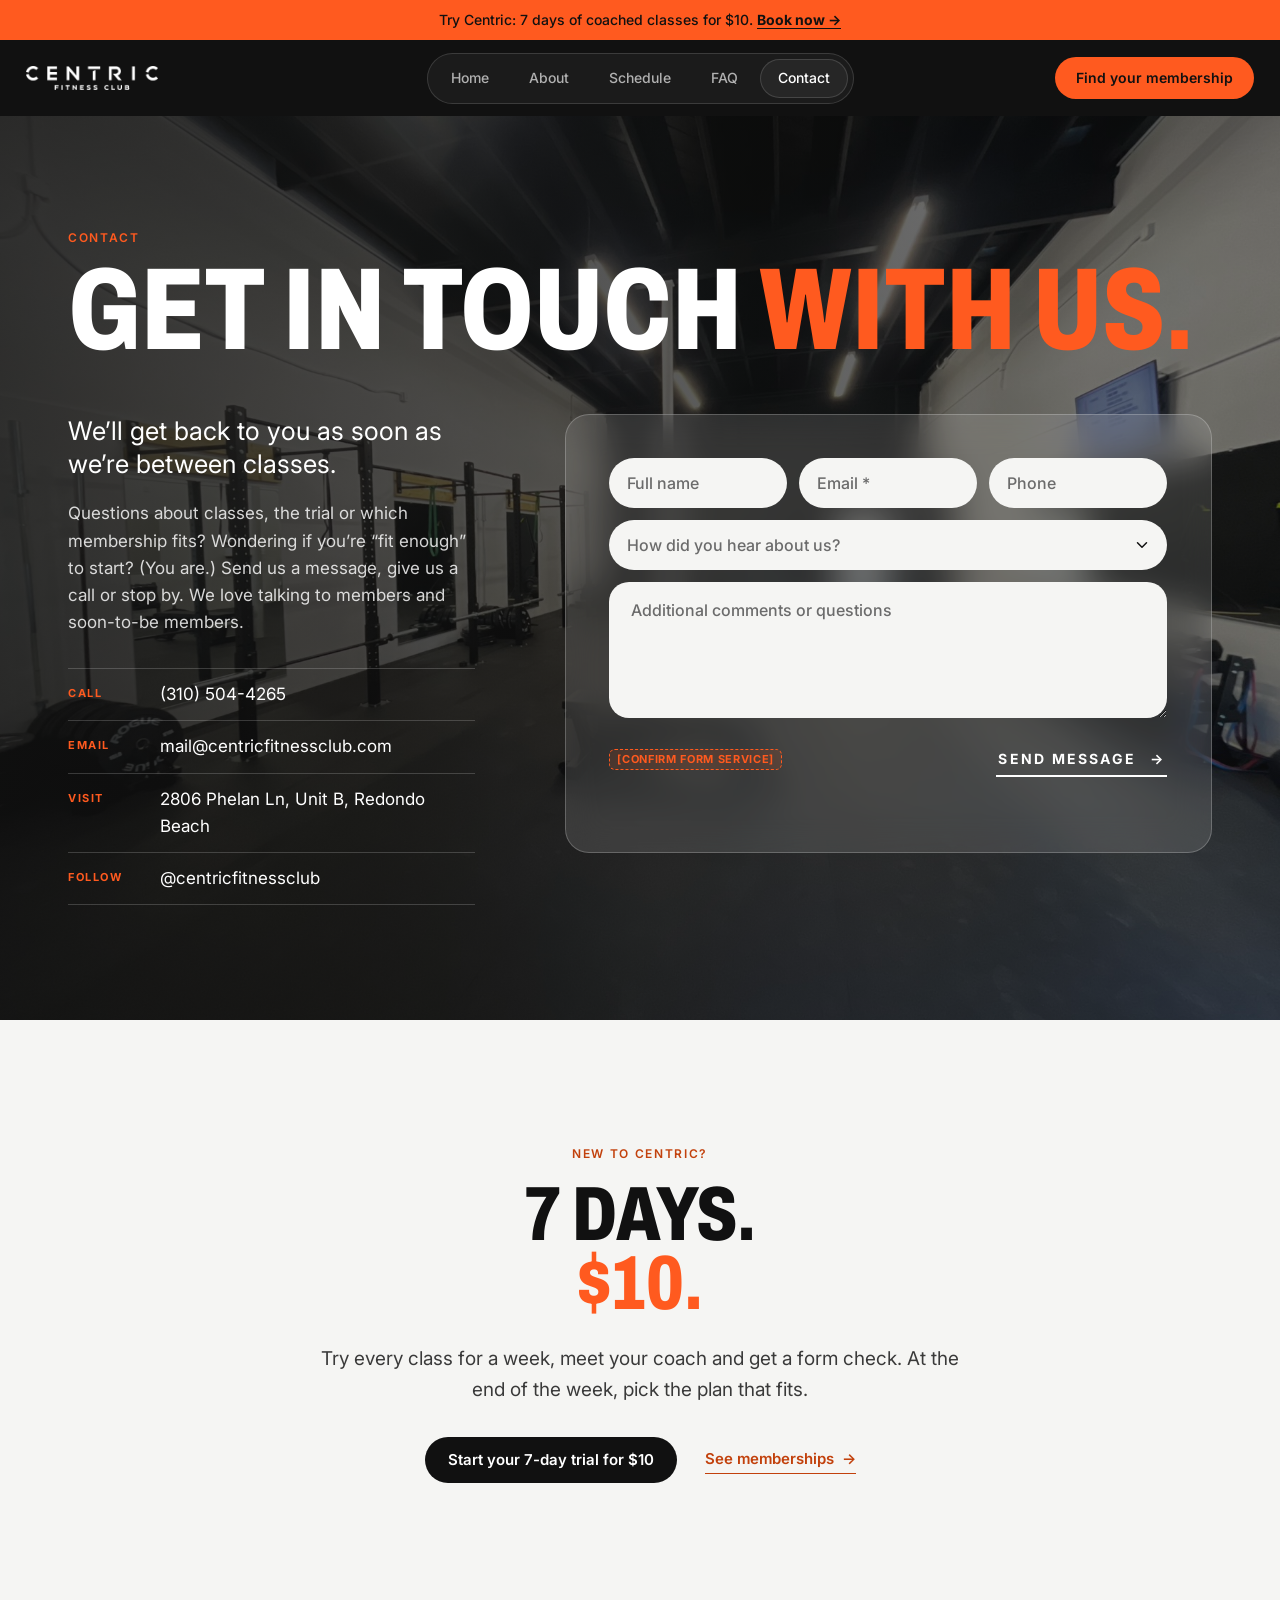
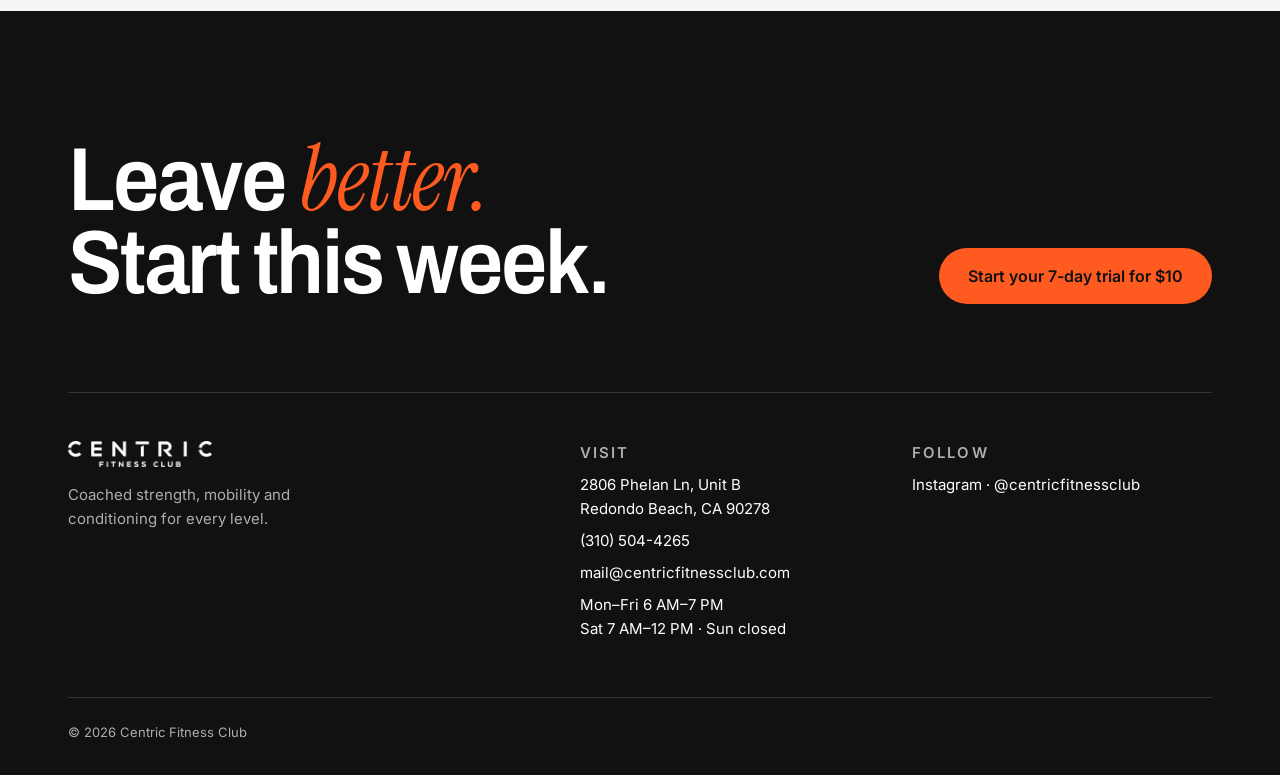
<file: contact.html>
<!doctype html>
<html lang="en">
<head>
  <meta charset="utf-8">
  <meta name="viewport" content="width=device-width, initial-scale=1">
  <title>Contact | Centric Fitness Club, Redondo Beach</title>
  <meta name="description" content="Get in touch with Centric Fitness Club in Redondo Beach. Call, email or send us a message.">
  <link rel="icon" href="img/favicon.png">
  <link rel="preconnect" href="https://fonts.googleapis.com">
  <link rel="preconnect" href="https://fonts.gstatic.com" crossorigin>
  <link href="https://fonts.googleapis.com/css2?family=Archivo:wdth,wght@62..125,500..900&family=Inter:wght@400;500;600&family=Instrument+Serif:ital@1&display=swap" rel="stylesheet">
  <link rel="preload" as="image" href="img/gym-wide-view.jpg" imagesrcset="img/gym-wide-view-900.jpg 900w, img/gym-wide-view.jpg 1800w" imagesizes="100vw">
  <link rel="stylesheet" href="css/styles.css?v=10">
</head>
<body>

<a class="skip" href="#main">Skip to content</a>

<!-- ============ SHARED HEADER (copy as-is to every page; move aria-current to that page's link) ============ -->
<!-- PROMO BAR: swap the text and link for the free week / New Year offer, or delete this <div> to turn it off. -->
<div class="promo">
  <p>Try Centric: 7 days of coached classes for $10. <a href="#book" data-book>Book now <span aria-hidden="true">→</span></a></p>
</div>

<header class="header" data-header>
  <div class="header__inner">
    <a class="header__logo" href="index.html" aria-label="Centric Fitness Club home">
      <img src="img/logo-wordmark-white.png" alt="Centric Fitness Club" width="1200" height="217">
    </a>
    <nav class="nav" aria-label="Main">
      <ul class="nav__pill">
        <li><a href="index.html">Home</a></li>
        <li><a href="about.html">About</a></li>
        <li><a href="schedule.html">Schedule</a></li>
        <li><a href="faq.html">FAQ</a></li>
        <li><a href="contact.html" aria-current="page">Contact</a></li>
      </ul>
    </nav>
    <a class="btn btn--primary header__cta" href="memberships.html">Find your membership</a>
    <button class="menu-btn" type="button" aria-expanded="false" aria-controls="mobile-menu" data-menu-btn>
      <span class="menu-btn__label">Menu</span>
      <span class="menu-btn__icon" aria-hidden="true"><span></span><span></span></span>
    </button>
  </div>
  <div class="mobile-menu" id="mobile-menu" hidden data-menu>
    <ul>
      <li><a href="index.html">Home</a></li>
      <li><a href="about.html">About</a></li>
        <li><a href="schedule.html">Schedule</a></li>
        <li><a href="memberships.html">Memberships</a></li>
      <li><a href="faq.html">FAQ</a></li>
      <li><a href="contact.html" aria-current="page">Contact</a></li>
    </ul>
    <a class="btn btn--primary btn--block" href="#book" data-book>Start your 7-day trial for $10</a>
  </div>
</header>
<!-- ============ /SHARED HEADER ============ -->

<main id="main">

  <!-- CONTACT: photo background, text left, form card right -->
  <section class="contact" aria-labelledby="c-title">
    <img class="contact__bg" src="img/gym-wide-view.jpg" srcset="img/gym-wide-view-900.jpg 900w, img/gym-wide-view.jpg 1800w" sizes="100vw" width="1800" height="1350" alt="">
    <div class="contact__shade" aria-hidden="true"></div>
    <div class="wrap contact__inner">
      <div class="contact__head">
        <p class="eyebrow eyebrow--dark">Contact</p>
        <h1 class="contact__title" id="c-title">Get in touch <span class="accent">with us.</span></h1>
      </div>
      <div class="contact__text">
        <p class="contact__lead">We’ll get back to you as soon as we’re between classes.</p>
        <p>Questions about classes, the trial or which membership fits? Wondering if you’re “fit enough” to start? (You are.) Send us a message, give us a call or stop by. We love talking to members and soon-to-be members.</p>
        <ul class="contact__details">
          <li><span>Call</span><a href="tel:+13105044265">(310) 504-4265</a></li>
          <li><span>Email</span><a href="mailto:mail@centricfitnessclub.com">mail@centricfitnessclub.com</a></li>
          <li><span>Visit</span><a href="https://www.google.com/maps/search/?api=1&amp;query=Centric+Fitness+Club,+2806+Phelan+Ln+Unit+B,+Redondo+Beach,+CA+90278" target="_blank" rel="noopener">2806 Phelan Ln, Unit B, Redondo Beach</a></li>
          <li><span>Follow</span><a href="https://www.instagram.com/centricfitnessclub/" target="_blank" rel="noopener">@centricfitnessclub</a></li>
        </ul>
      </div>

      <form class="contact__form" data-contact-form novalidate>
        <label class="visually-hidden" for="c-name">Full name</label>
        <input id="c-name" name="name" type="text" placeholder="Full name" autocomplete="name">
        <label class="visually-hidden" for="c-email">Email (required)</label>
        <input id="c-email" name="email" type="email" placeholder="Email *" autocomplete="email" required>
        <label class="visually-hidden" for="c-phone">Phone</label>
        <input id="c-phone" name="phone" type="tel" placeholder="Phone" autocomplete="tel">
        <label class="visually-hidden" for="c-heard">How did you hear about us?</label>
        <select id="c-heard" name="heard">
          <option value="" selected disabled>How did you hear about us?</option>
          <option>A friend referred me</option>
          <option>Google</option>
          <option>Instagram</option>
          <option>Facebook</option>
          <option>Walked/drove by the gym</option>
        </select>
        <label class="visually-hidden" for="c-message">Additional comments or questions</label>
        <textarea id="c-message" name="message" rows="5" placeholder="Additional comments or questions"></textarea>
        <div class="contact__submit-row">
          <span class="confirm confirm--dark">CONFIRM form service</span>
          <button class="contact__submit" type="submit">Send message <span aria-hidden="true">→</span></button>
        </div>
        <p class="contact__status" data-contact-status role="status"></p>
      </form>
    </div>
  </section>

  <!-- TRIAL -->
  <section class="center-block center-block--off" aria-labelledby="c-trial">
    <div class="wrap center-block__inner">
      <p class="eyebrow">New to Centric?</p>
      <h2 class="center-block__title" id="c-trial">7 days.<br><span class="accent">$10.</span></h2>
      <p class="center-block__text">Try every class for a week, meet your coach and get a form check. At the end of the week, pick the plan that fits.</p>
      <div class="center-block__actions">
        <a class="btn btn--dark" href="#book" data-book>Start your 7-day trial for $10</a>
        <a class="link-arrow" href="memberships.html">See memberships <span aria-hidden="true">→</span></a>
      </div>
    </div>
  </section>

</main>

<!-- ============ SHARED FOOTER (copy as-is to every page) ============ -->
<footer class="footer">
  <div class="wrap">
    <div class="footer__cta">
      <h2 class="footer__title">Leave <em>better.</em><br>Start this week.</h2>
      <a class="btn btn--primary btn--lg" href="#book" data-book>Start your 7-day trial for $10</a>
    </div>
    <div class="footer__grid">
      <div>
        <img class="footer__logo" src="img/logo-wordmark-white.png" alt="Centric Fitness Club" width="1200" height="217" loading="lazy">
        <p class="footer__small">Coached strength, mobility and conditioning for every level.</p>
      </div>
      <div>
        <p class="footer__head">Visit</p>
        <p>2806 Phelan Ln, Unit B<br>Redondo Beach, CA 90278</p>
        <p><a href="tel:+13105044265">(310) 504-4265</a></p>
        <p><a href="mailto:mail@centricfitnessclub.com">mail@centricfitnessclub.com</a></p>
        <p>Mon–Fri 6 AM–7 PM<br>Sat 7 AM–12 PM · Sun closed</p>
      </div>
      <div>
        <p class="footer__head">Follow</p>
        <p><a href="https://www.instagram.com/centricfitnessclub/" target="_blank" rel="noopener">Instagram · @centricfitnessclub</a></p>
      </div>
    </div>
    <div class="footer__bottom">
      <p>© 2026 Centric Fitness Club</p>
    </div>
  </div>
</footer>

<!-- Mobile: pinned trial bar -->
<div class="mobile-bar">
  <a class="btn btn--primary btn--block" href="#book" data-book>Try 7 days for $10</a>
</div>
<!-- ============ /SHARED FOOTER ============ -->

<script src="js/main.js?v=10"></script>
</body>
</html>
</file>
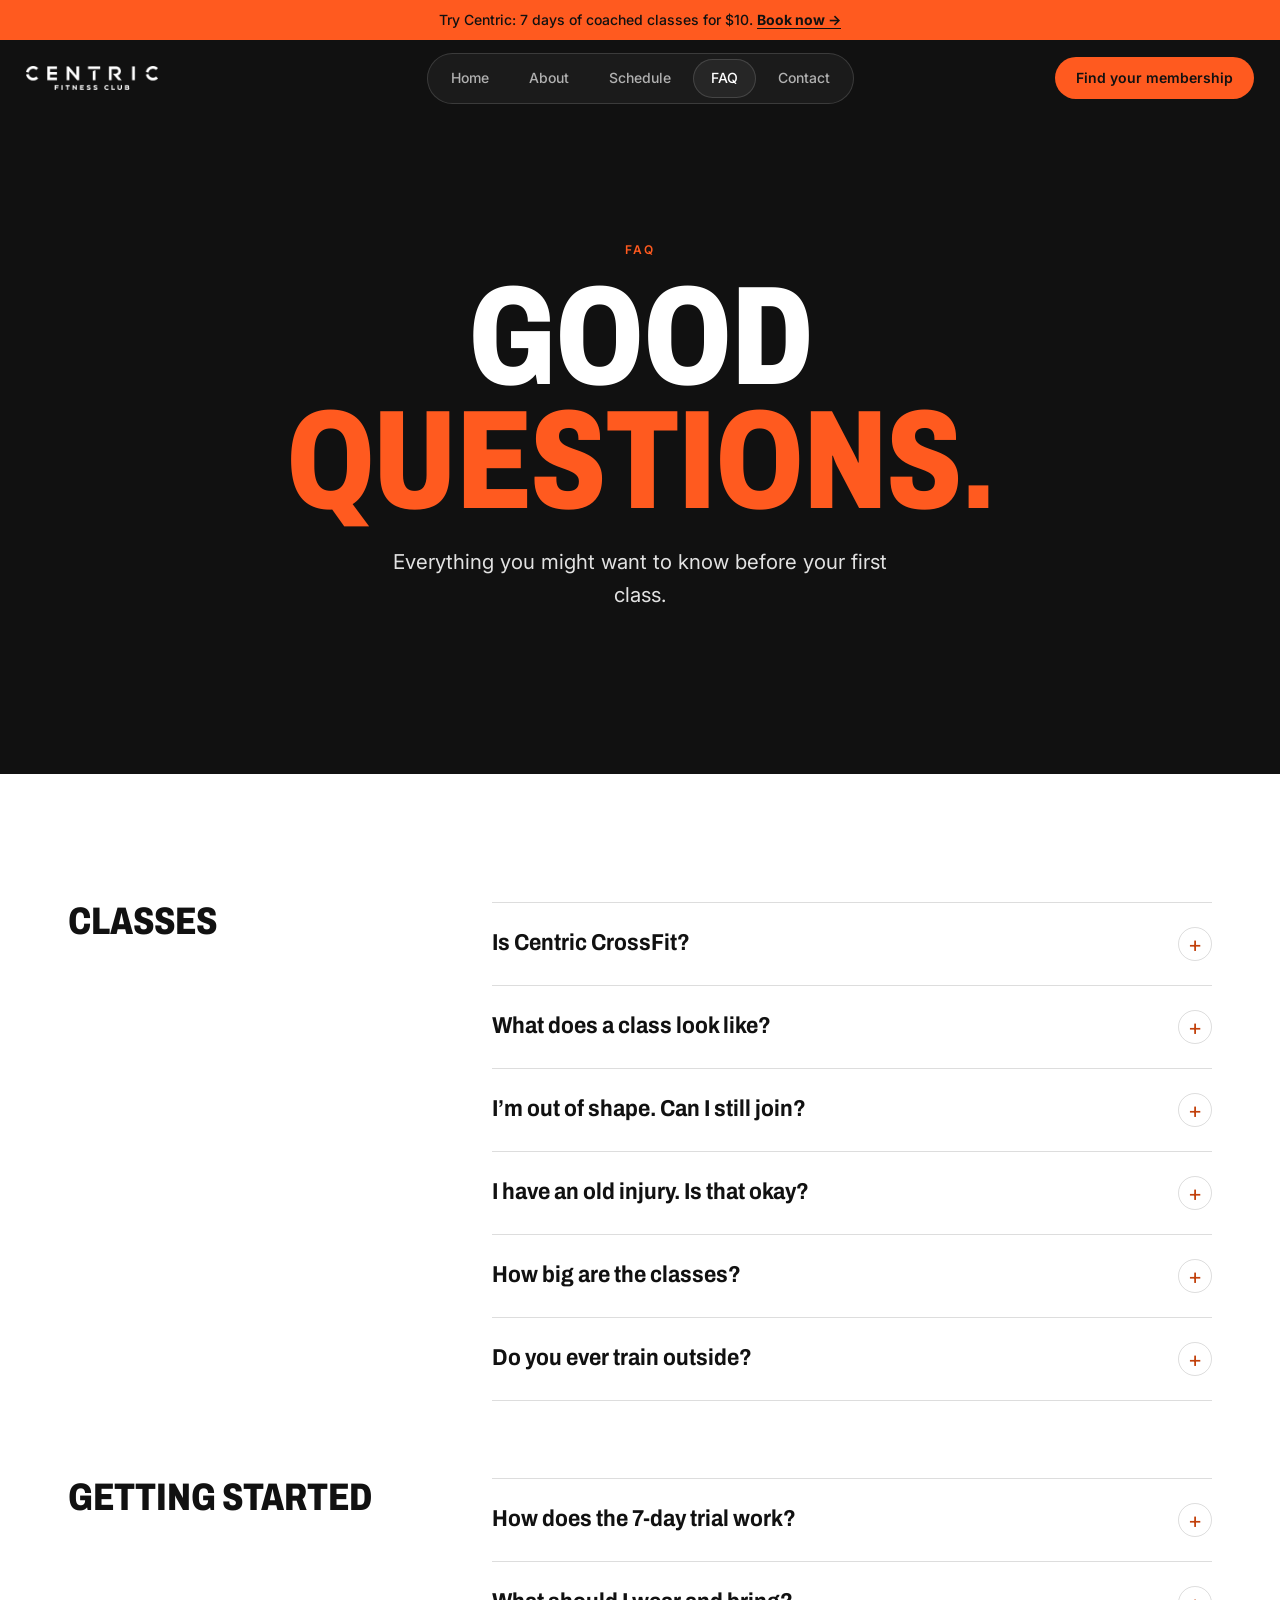
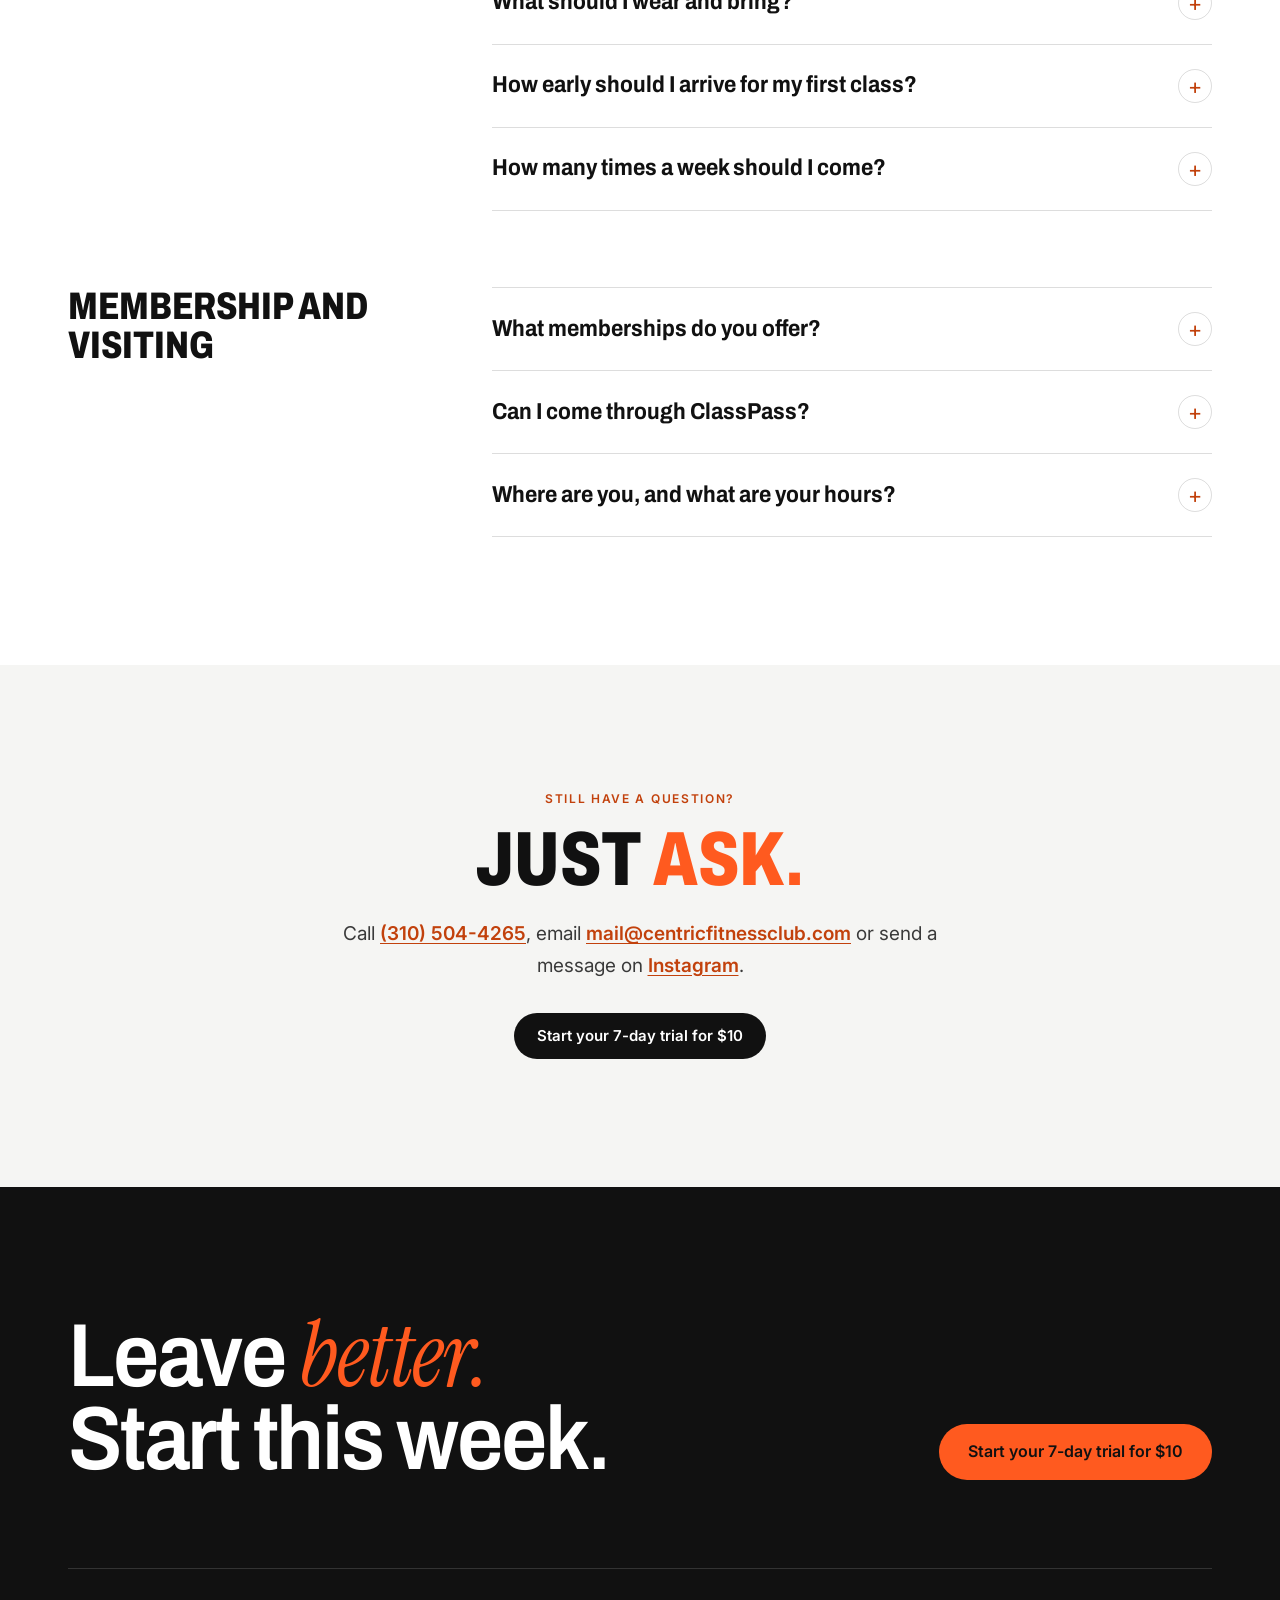
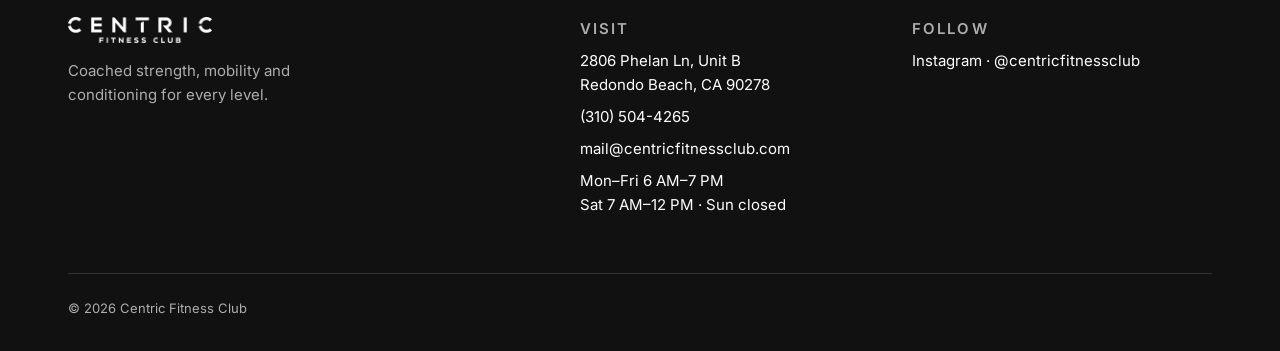
<file: faq.html>
<!doctype html>
<html lang="en">
<head>
  <meta charset="utf-8">
  <meta name="viewport" content="width=device-width, initial-scale=1">
  <title>FAQ | Centric Fitness Club, Redondo Beach</title>
  <meta name="description" content="Answers to common questions about classes, the $10 trial and memberships at Centric Fitness Club in Redondo Beach.">
  <link rel="icon" href="img/favicon.png">
  <link rel="preconnect" href="https://fonts.googleapis.com">
  <link rel="preconnect" href="https://fonts.gstatic.com" crossorigin>
  <link href="https://fonts.googleapis.com/css2?family=Archivo:wdth,wght@62..125,500..900&family=Inter:wght@400;500;600&family=Instrument+Serif:ital@1&display=swap" rel="stylesheet">
  <link rel="stylesheet" href="css/styles.css?v=10">
</head>
<body>

<a class="skip" href="#main">Skip to content</a>

<!-- ============ SHARED HEADER (copy as-is to every page; move aria-current to that page's link) ============ -->
<!-- PROMO BAR: swap the text and link for the free week / New Year offer, or delete this <div> to turn it off. -->
<div class="promo">
  <p>Try Centric: 7 days of coached classes for $10. <a href="#book" data-book>Book now <span aria-hidden="true">→</span></a></p>
</div>

<header class="header" data-header>
  <div class="header__inner">
    <a class="header__logo" href="index.html" aria-label="Centric Fitness Club home">
      <img src="img/logo-wordmark-white.png" alt="Centric Fitness Club" width="1200" height="217">
    </a>
    <nav class="nav" aria-label="Main">
      <ul class="nav__pill">
        <li><a href="index.html">Home</a></li>
        <li><a href="about.html">About</a></li>
        <li><a href="schedule.html">Schedule</a></li>
        <li><a href="faq.html" aria-current="page">FAQ</a></li>
        <li><a href="contact.html">Contact</a></li>
      </ul>
    </nav>
    <a class="btn btn--primary header__cta" href="memberships.html">Find your membership</a>
    <button class="menu-btn" type="button" aria-expanded="false" aria-controls="mobile-menu" data-menu-btn>
      <span class="menu-btn__label">Menu</span>
      <span class="menu-btn__icon" aria-hidden="true"><span></span><span></span></span>
    </button>
  </div>
  <div class="mobile-menu" id="mobile-menu" hidden data-menu>
    <ul>
      <li><a href="index.html">Home</a></li>
      <li><a href="about.html">About</a></li>
        <li><a href="schedule.html">Schedule</a></li>
        <li><a href="memberships.html">Memberships</a></li>
      <li><a href="faq.html" aria-current="page">FAQ</a></li>
      <li><a href="contact.html">Contact</a></li>
    </ul>
    <a class="btn btn--primary btn--block" href="#book" data-book>Start your 7-day trial for $10</a>
  </div>
</header>
<!-- ============ /SHARED HEADER ============ -->

<main id="main">

  <section class="m-hero m-hero--short" aria-labelledby="f-title">
    <div class="m-hero__content">
      <p class="eyebrow eyebrow--dark">FAQ</p>
      <h1 class="m-hero__title" id="f-title">Good <span class="accent">questions.</span></h1>
      <p class="m-hero__sub">Everything you might want to know before your first class.</p>
    </div>
  </section>

  <section class="section section--white" aria-label="Frequently asked questions">
    <div class="wrap faq-page">
      <div class="faq-group">
        <h2 class="faq-group__title">Classes</h2>
        <div class="faq faq--light">
          <details>
            <summary>Is Centric CrossFit?</summary>
            <div class="faq__body"><p>No. Every class is the same proven format: strength first, then two intervals that build. It’s coached for form and scaled to you, and the only person you’re competing with is yourself.</p></div>
          </details>
          <details>
            <summary>What does a class look like?</summary>
            <div class="faq__body"><p>Each class starts with a functional warm-up, then an 18-minute strength block with a different main lift each day. After that come two cardio-driven intervals (about 12–15 and 9–12 minutes) where you keep moving through full-body exercises. Mobility and core work are built in, and you’re in and out within an hour. <a href="method.html">See our formula →</a></p></div>
          </details>
          <details>
            <summary>I’m out of shape. Can I still join?</summary>
            <div class="faq__body"><p>Yes. All levels are welcome, from former athletes to people just getting started. It’s the same class with different weights, and your coach scales every move so you can start where you are.</p></div>
          </details>
          <details>
            <summary>I have an old injury. Is that okay?</summary>
            <div class="faq__body"><p>Let your coach know before class. Form and safety come first at Centric, and moves can be modified to work around an injury. If you’re recovering from something recent, check with your doctor or physical therapist first. <span class="confirm">CONFIRM</span></p></div>
          </details>
          <details>
            <summary>How big are the classes?</summary>
            <div class="faq__body"><p>Classes are small groups with a one-on-one feel, so your coach can check your form and adjust moves for you. <span class="confirm">CONFIRM class size</span></p></div>
          </details>
          <details>
            <summary>Do you ever train outside?</summary>
            <div class="faq__body"><p>On nice days, some workouts include exercises outside. <span class="confirm">CONFIRM</span></p></div>
          </details>
        </div>
      </div>
      <div class="faq-group">
        <h2 class="faq-group__title">Getting started</h2>
        <div class="faq faq--light">
          <details>
            <summary>How does the 7-day trial work?</summary>
            <div class="faq__body"><p>Book online, then come to as many classes as you like for 7 days for $10 <span class="confirm">CONFIRM</span>. Your coach will give you a quick walkthrough and form check, and at the end of the week you can pick the membership that fits.</p></div>
          </details>
          <details>
            <summary>What should I wear and bring?</summary>
            <div class="faq__body"><p>Comfortable workout clothes, athletic shoes and a water bottle. <span class="confirm">CONFIRM: anything else, like a towel?</span></p></div>
          </details>
          <details>
            <summary>How early should I arrive for my first class?</summary>
            <div class="faq__body"><p>Plan to arrive about 10 minutes early <span class="confirm">CONFIRM</span> so your coach can show you around and walk you through the format.</p></div>
          </details>
          <details>
            <summary>How many times a week should I come?</summary>
            <div class="faq__body"><p>We recommend 2–3 times a week to start <span class="confirm">CONFIRM</span>. Your coach can help you build from there.</p></div>
          </details>
        </div>
      </div>
      <div class="faq-group">
        <h2 class="faq-group__title">Membership and visiting</h2>
        <div class="faq faq--light">
          <details>
            <summary>What memberships do you offer?</summary>
            <div class="faq__body"><p>All memberships include unlimited classes: month-to-month for $199, 3-month for $560 and 1-year for $2,150. <a href="memberships.html">See memberships →</a></p></div>
          </details>
          <details>
            <summary>Can I come through ClassPass?</summary>
            <div class="faq__body"><p>Yes, Centric is on ClassPass. Plenty of members started that way before switching to a membership. <span class="confirm">CONFIRM</span></p></div>
          </details>
          <details>
            <summary>Where are you, and what are your hours?</summary>
            <div class="faq__body"><p>2806 Phelan Ln, Unit B, Redondo Beach, CA 90278. The gym is open Monday to Friday 6 AM–7 PM and Saturday 7 AM–12 PM, and closed Sunday. <a href="schedule.html">See the class schedule →</a></p></div>
          </details>
        </div>
      </div>
    </div>
  </section>

  <section class="center-block center-block--off" aria-labelledby="f-more">
    <div class="wrap center-block__inner">
      <p class="eyebrow">Still have a question?</p>
      <h2 class="center-block__title" id="f-more">Just <span class="accent">ask.</span></h2>
      <p class="center-block__text">Call <a href="tel:+13105044265">(310) 504-4265</a>, email <a href="mailto:mail@centricfitnessclub.com">mail@centricfitnessclub.com</a> or send a message on <a href="https://www.instagram.com/centricfitnessclub/" target="_blank" rel="noopener">Instagram</a>.</p>
      <div class="center-block__actions">
        <a class="btn btn--dark" href="#book" data-book>Start your 7-day trial for $10</a>
      </div>
    </div>
  </section>

</main>

<!-- ============ SHARED FOOTER (copy as-is to every page) ============ -->
<footer class="footer">
  <div class="wrap">
    <div class="footer__cta">
      <h2 class="footer__title">Leave <em>better.</em><br>Start this week.</h2>
      <a class="btn btn--primary btn--lg" href="#book" data-book>Start your 7-day trial for $10</a>
    </div>
    <div class="footer__grid">
      <div>
        <img class="footer__logo" src="img/logo-wordmark-white.png" alt="Centric Fitness Club" width="1200" height="217" loading="lazy">
        <p class="footer__small">Coached strength, mobility and conditioning for every level.</p>
      </div>
      <div>
        <p class="footer__head">Visit</p>
        <p>2806 Phelan Ln, Unit B<br>Redondo Beach, CA 90278</p>
        <p><a href="tel:+13105044265">(310) 504-4265</a></p>
        <p><a href="mailto:mail@centricfitnessclub.com">mail@centricfitnessclub.com</a></p>
        <p>Mon–Fri 6 AM–7 PM<br>Sat 7 AM–12 PM · Sun closed</p>
      </div>
      <div>
        <p class="footer__head">Follow</p>
        <p><a href="https://www.instagram.com/centricfitnessclub/" target="_blank" rel="noopener">Instagram · @centricfitnessclub</a></p>
      </div>
    </div>
    <div class="footer__bottom">
      <p>© 2026 Centric Fitness Club</p>
    </div>
  </div>
</footer>

<!-- Mobile: pinned trial bar -->
<div class="mobile-bar">
  <a class="btn btn--primary btn--block" href="#book" data-book>Try 7 days for $10</a>
</div>
<!-- ============ /SHARED FOOTER ============ -->

<script src="js/main.js?v=10"></script>
</body>
</html>
</file>
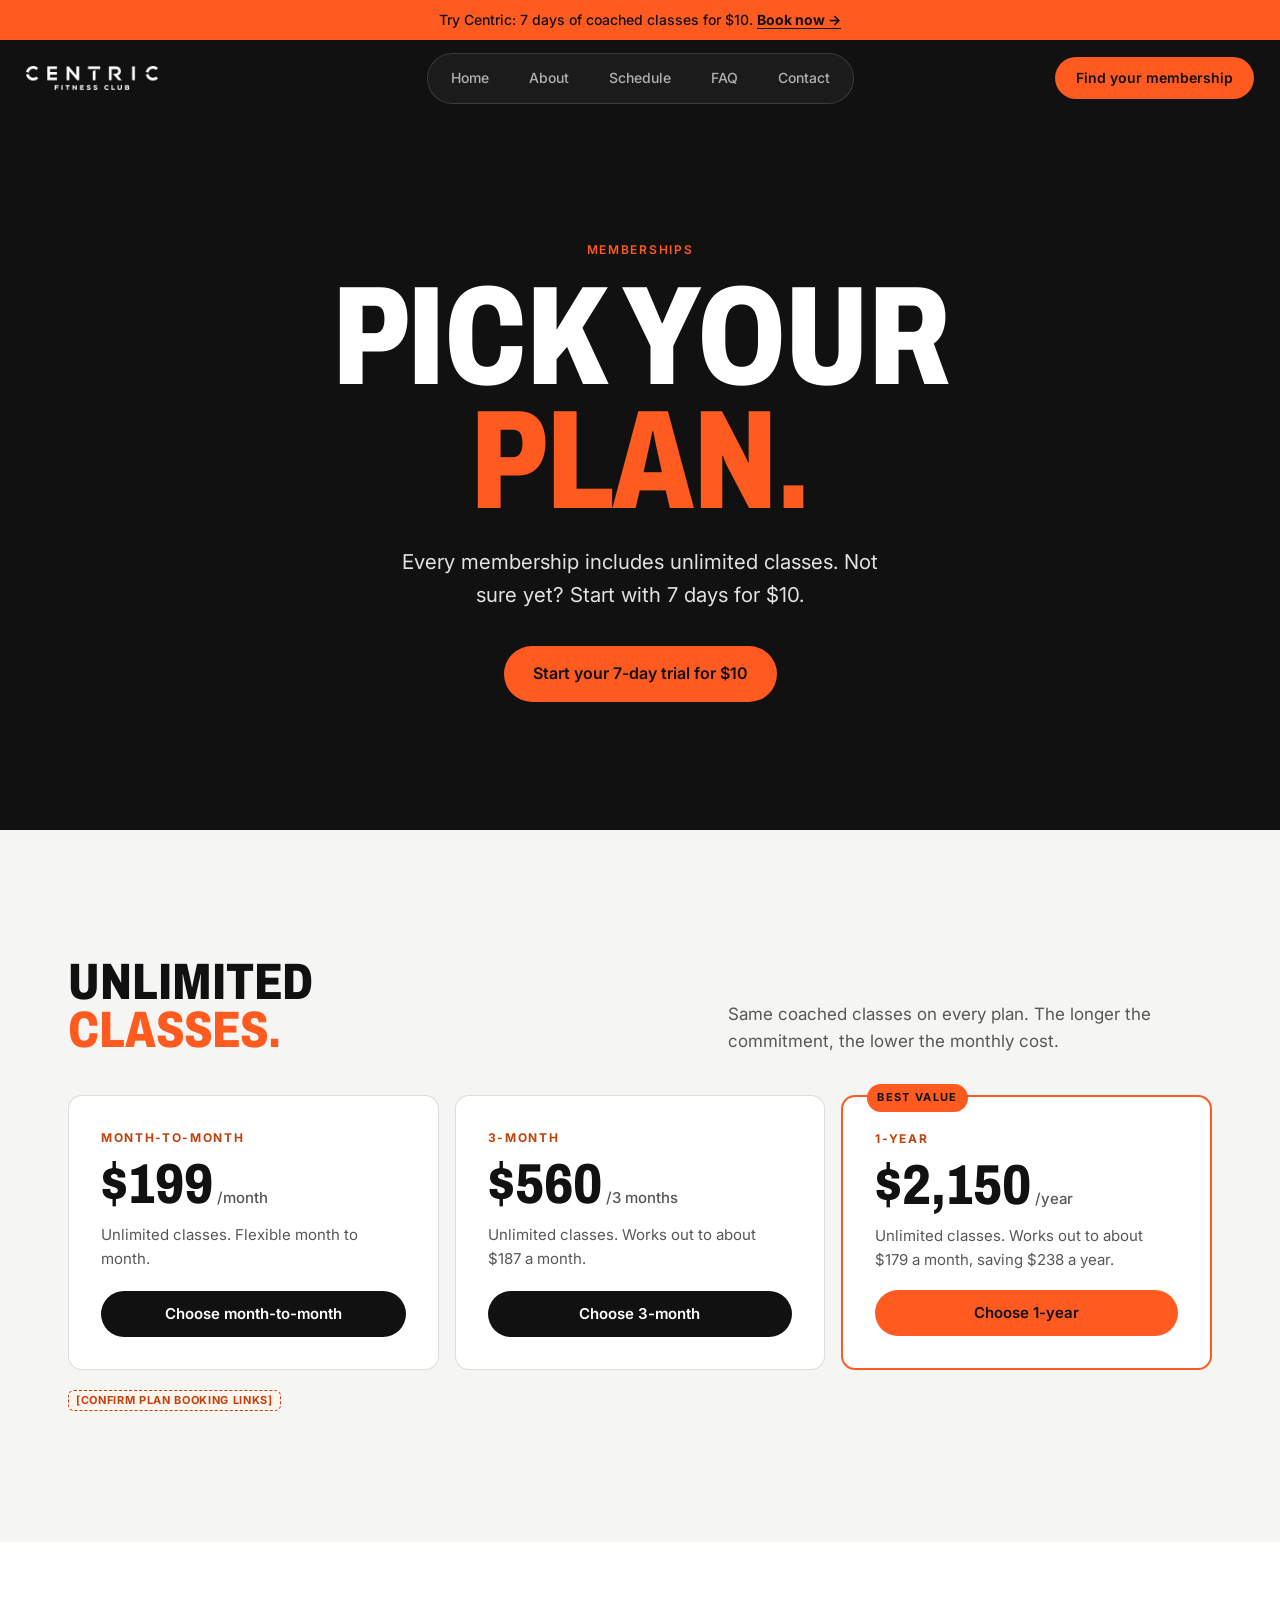
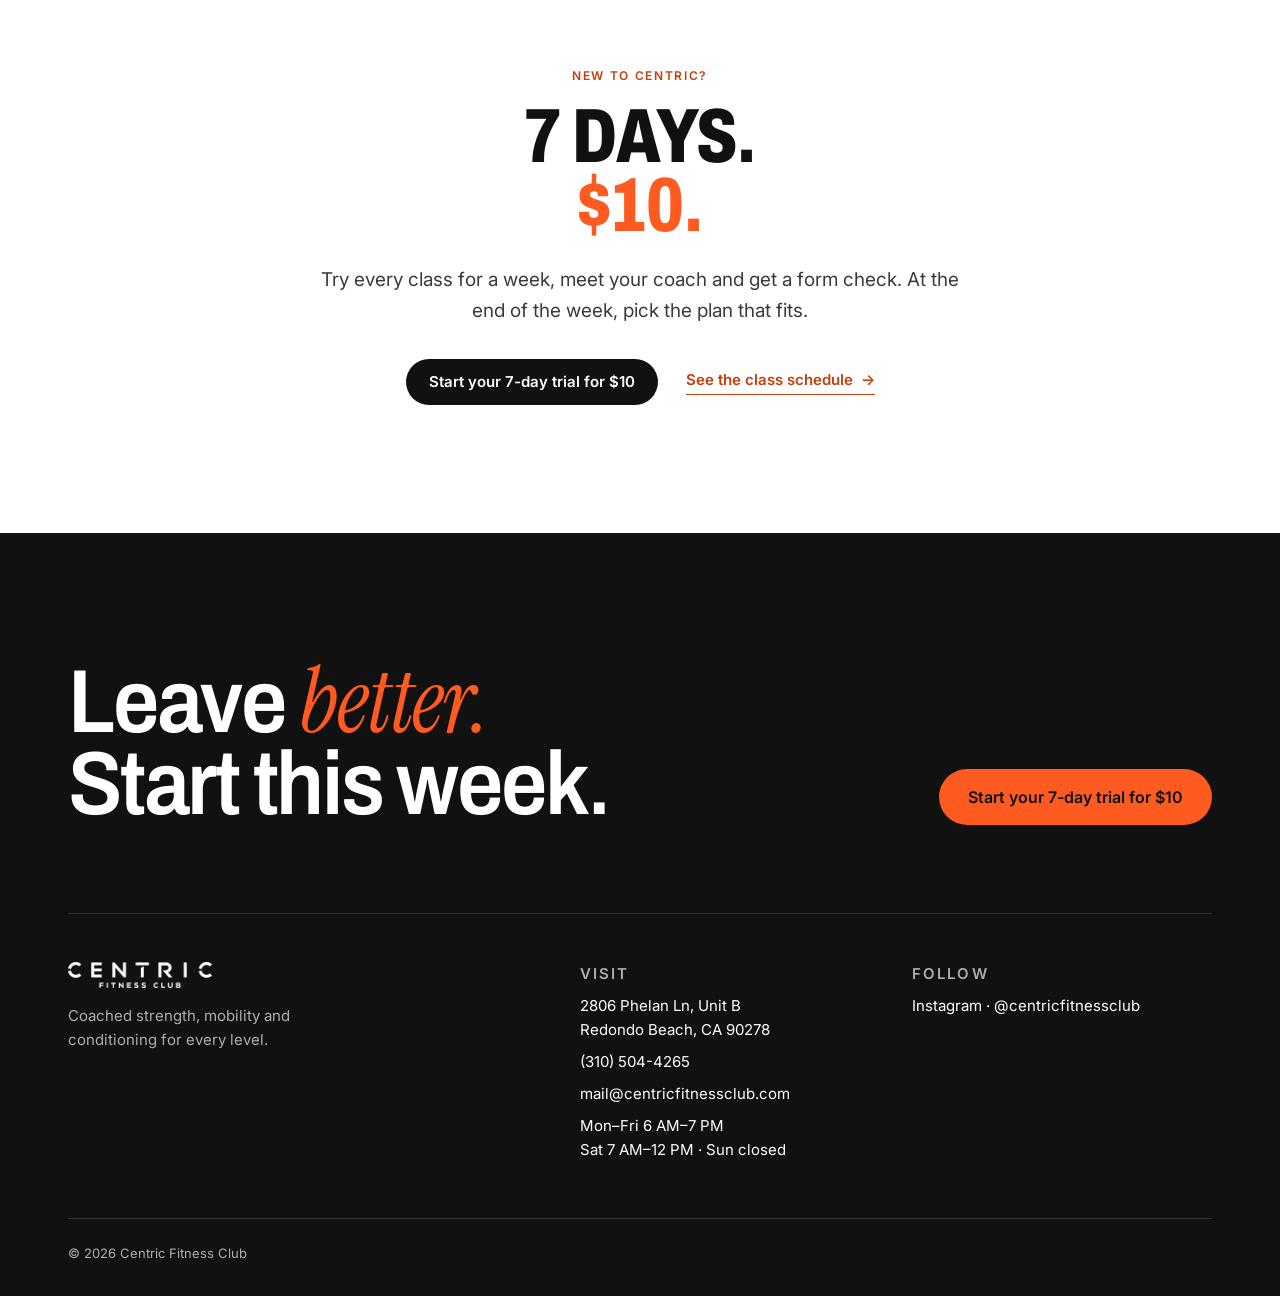
<file: memberships.html>
<!doctype html>
<html lang="en">
<head>
  <meta charset="utf-8">
  <meta name="viewport" content="width=device-width, initial-scale=1">
  <title>Memberships | Centric Fitness Club, Redondo Beach</title>
  <meta name="description" content="Unlimited class memberships at Centric Fitness Club in Redondo Beach: month-to-month, 3-month and 1-year plans, plus a $10 7-day trial.">
  <link rel="icon" href="img/favicon.png">
  <link rel="preconnect" href="https://fonts.googleapis.com">
  <link rel="preconnect" href="https://fonts.gstatic.com" crossorigin>
  <link href="https://fonts.googleapis.com/css2?family=Archivo:wdth,wght@62..125,500..900&family=Inter:wght@400;500;600&family=Instrument+Serif:ital@1&display=swap" rel="stylesheet">
  <link rel="stylesheet" href="css/styles.css?v=10">
</head>
<body>

<a class="skip" href="#main">Skip to content</a>

<!-- ============ SHARED HEADER (copy as-is to every page; move aria-current to that page's link) ============ -->
<!-- PROMO BAR: swap the text and link for the free week / New Year offer, or delete this <div> to turn it off. -->
<div class="promo">
  <p>Try Centric: 7 days of coached classes for $10. <a href="#book" data-book>Book now <span aria-hidden="true">→</span></a></p>
</div>

<header class="header" data-header>
  <div class="header__inner">
    <a class="header__logo" href="index.html" aria-label="Centric Fitness Club home">
      <img src="img/logo-wordmark-white.png" alt="Centric Fitness Club" width="1200" height="217">
    </a>
    <nav class="nav" aria-label="Main">
      <ul class="nav__pill">
        <li><a href="index.html">Home</a></li>
        <li><a href="about.html">About</a></li>
        <li><a href="schedule.html">Schedule</a></li>
        <li><a href="faq.html">FAQ</a></li>
        <li><a href="contact.html">Contact</a></li>
      </ul>
    </nav>
    <a class="btn btn--primary header__cta" href="memberships.html">Find your membership</a>
    <button class="menu-btn" type="button" aria-expanded="false" aria-controls="mobile-menu" data-menu-btn>
      <span class="menu-btn__label">Menu</span>
      <span class="menu-btn__icon" aria-hidden="true"><span></span><span></span></span>
    </button>
  </div>
  <div class="mobile-menu" id="mobile-menu" hidden data-menu>
    <ul>
      <li><a href="index.html">Home</a></li>
      <li><a href="about.html">About</a></li>
        <li><a href="schedule.html">Schedule</a></li>
        <li><a href="memberships.html" aria-current="page">Memberships</a></li>
      <li><a href="faq.html">FAQ</a></li>
      <li><a href="contact.html">Contact</a></li>
    </ul>
    <a class="btn btn--primary btn--block" href="#book" data-book>Start your 7-day trial for $10</a>
  </div>
</header>
<!-- ============ /SHARED HEADER ============ -->

<main id="main">

  <section class="m-hero m-hero--short" aria-labelledby="p-title">
    <div class="m-hero__content">
      <p class="eyebrow eyebrow--dark">Memberships</p>
      <h1 class="m-hero__title" id="p-title">Pick your <span class="accent">plan.</span></h1>
      <p class="m-hero__sub">Every membership includes unlimited classes. Not sure yet? Start with 7 days for $10.</p>
      <a class="btn btn--primary btn--lg" href="#book" data-book>Start your 7-day trial for $10</a>
    </div>
  </section>

  <section class="section section--off" aria-labelledby="p-plans">
    <div class="wrap">
      <div class="pricing__head">
        <h2 class="pricing__title" id="p-plans">Unlimited<br><span class="accent">classes.</span></h2>
        <p>Same coached classes on every plan. The longer the commitment, the lower the monthly cost.</p>
      </div>
      <ul class="plans">
        <li class="plan reveal">
          <p class="plan__name">Month-to-month</p>
          <p class="plan__price">$199<span>/month</span></p>
          <p class="plan__note">Unlimited classes. Flexible month to month.</p>
          <a class="btn btn--dark btn--block" href="#book" data-plan="monthly">Choose month-to-month</a>
        </li>
        <li class="plan reveal">
          <p class="plan__name">3-month</p>
          <p class="plan__price">$560<span>/3 months</span></p>
          <p class="plan__note">Unlimited classes. Works out to about $187 a month.</p>
          <a class="btn btn--dark btn--block" href="#book" data-plan="three-month">Choose 3-month</a>
        </li>
        <li class="plan plan--best reveal">
          <p class="plan__tag">Best value</p>
          <p class="plan__name">1-year</p>
          <p class="plan__price">$2,150<span>/year</span></p>
          <p class="plan__note">Unlimited classes. Works out to about $179 a month, saving $238 a year.</p>
          <a class="btn btn--primary btn--block" href="#book" data-plan="annual">Choose 1-year</a>
        </li>
      </ul>
      <p class="pricing__fine"><span class="confirm">CONFIRM plan booking links</span></p>
    </div>
  </section>

  <section class="center-block" aria-labelledby="p-trial">
    <div class="wrap center-block__inner">
      <p class="eyebrow">New to Centric?</p>
      <h2 class="center-block__title" id="p-trial">7 days.<br><span class="accent">$10.</span></h2>
      <p class="center-block__text">Try every class for a week, meet your coach and get a form check. At the end of the week, pick the plan that fits.</p>
      <div class="center-block__actions">
        <a class="btn btn--dark" href="#book" data-book>Start your 7-day trial for $10</a>
        <a class="link-arrow" href="schedule.html">See the class schedule <span aria-hidden="true">→</span></a>
      </div>
    </div>
  </section>

</main>

<!-- ============ SHARED FOOTER (copy as-is to every page) ============ -->
<footer class="footer">
  <div class="wrap">
    <div class="footer__cta">
      <h2 class="footer__title">Leave <em>better.</em><br>Start this week.</h2>
      <a class="btn btn--primary btn--lg" href="#book" data-book>Start your 7-day trial for $10</a>
    </div>
    <div class="footer__grid">
      <div>
        <img class="footer__logo" src="img/logo-wordmark-white.png" alt="Centric Fitness Club" width="1200" height="217" loading="lazy">
        <p class="footer__small">Coached strength, mobility and conditioning for every level.</p>
      </div>
      <div>
        <p class="footer__head">Visit</p>
        <p>2806 Phelan Ln, Unit B<br>Redondo Beach, CA 90278</p>
        <p><a href="tel:+13105044265">(310) 504-4265</a></p>
        <p><a href="mailto:mail@centricfitnessclub.com">mail@centricfitnessclub.com</a></p>
        <p>Mon–Fri 6 AM–7 PM<br>Sat 7 AM–12 PM · Sun closed</p>
      </div>
      <div>
        <p class="footer__head">Follow</p>
        <p><a href="https://www.instagram.com/centricfitnessclub/" target="_blank" rel="noopener">Instagram · @centricfitnessclub</a></p>
      </div>
    </div>
    <div class="footer__bottom">
      <p>© 2026 Centric Fitness Club</p>
    </div>
  </div>
</footer>

<!-- Mobile: pinned trial bar -->
<div class="mobile-bar">
  <a class="btn btn--primary btn--block" href="#book" data-book>Try 7 days for $10</a>
</div>
<!-- ============ /SHARED FOOTER ============ -->

<script src="js/main.js?v=10"></script>
</body>
</html>
</file>
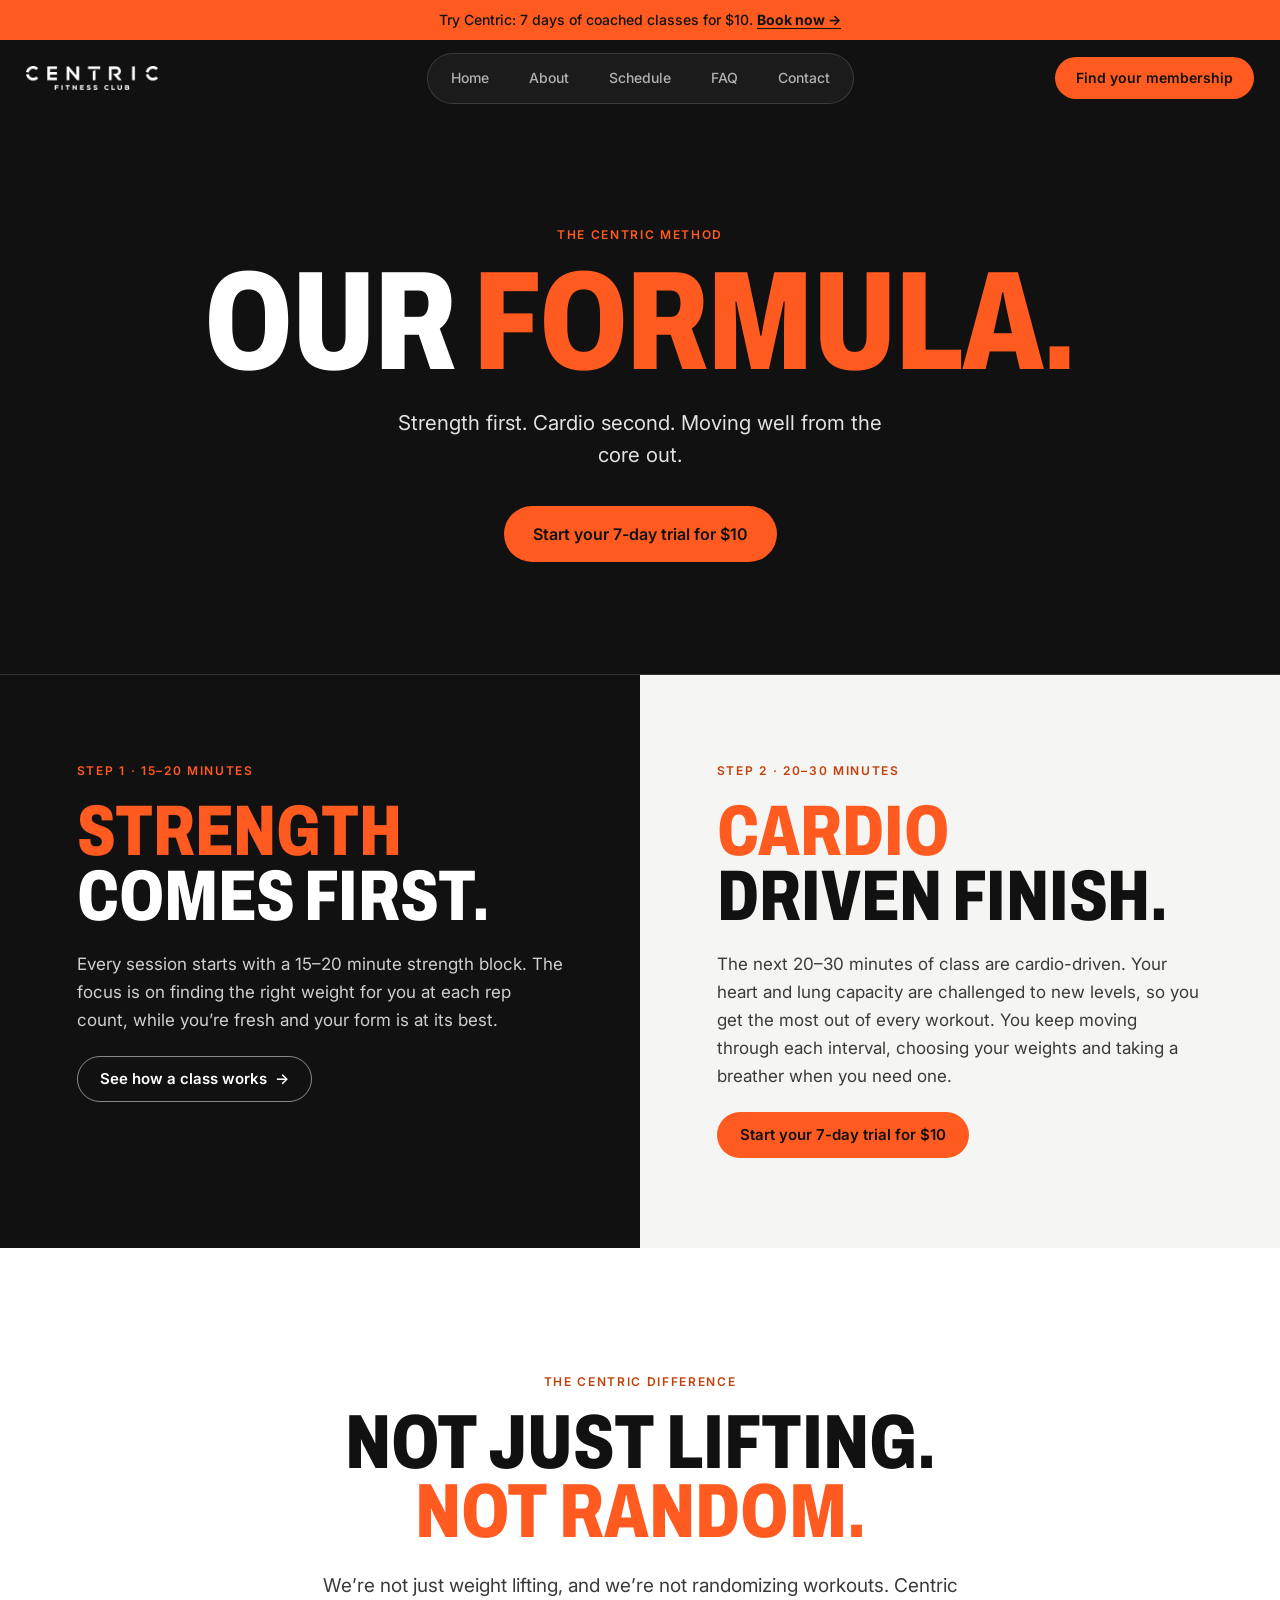
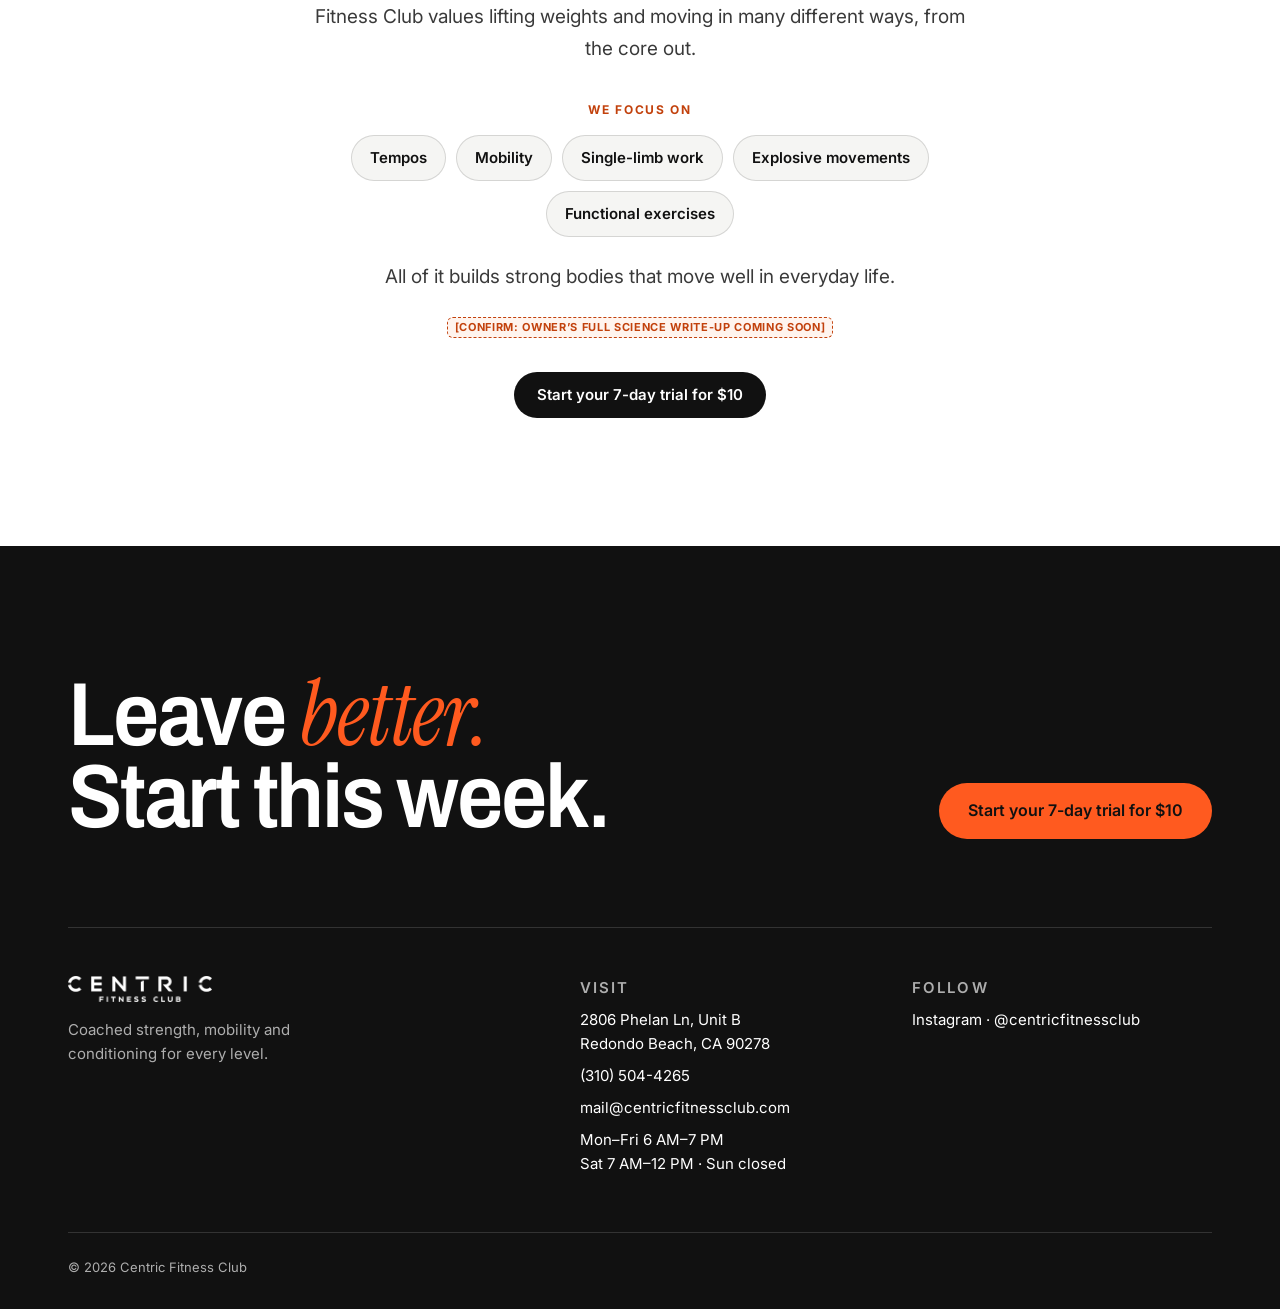
<file: method.html>
<!doctype html>
<html lang="en">
<head>
  <meta charset="utf-8">
  <meta name="viewport" content="width=device-width, initial-scale=1">
  <title>The Centric Method | Centric Fitness Club, Redondo Beach</title>
  <meta name="description" content="Strength first, then cardio-driven intervals. How a Centric Fitness Club class works and why.">
  <link rel="icon" href="img/favicon.png">
  <link rel="preconnect" href="https://fonts.googleapis.com">
  <link rel="preconnect" href="https://fonts.gstatic.com" crossorigin>
  <link href="https://fonts.googleapis.com/css2?family=Archivo:wdth,wght@62..125,500..900&family=Inter:wght@400;500;600&family=Instrument+Serif:ital@1&display=swap" rel="stylesheet">
  <link rel="stylesheet" href="css/styles.css?v=10">
</head>
<body>

<a class="skip" href="#main">Skip to content</a>

<!-- ============ SHARED HEADER (copy as-is to every page; move aria-current to that page's link) ============ -->
<!-- PROMO BAR: swap the text and link for the free week / New Year offer, or delete this <div> to turn it off. -->
<div class="promo">
  <p>Try Centric: 7 days of coached classes for $10. <a href="#book" data-book>Book now <span aria-hidden="true">→</span></a></p>
</div>

<header class="header" data-header>
  <div class="header__inner">
    <a class="header__logo" href="index.html" aria-label="Centric Fitness Club home">
      <img src="img/logo-wordmark-white.png" alt="Centric Fitness Club" width="1200" height="217">
    </a>
    <nav class="nav" aria-label="Main">
      <ul class="nav__pill">
        <li><a href="index.html">Home</a></li>
        <li><a href="about.html">About</a></li>
        <li><a href="schedule.html">Schedule</a></li>
        <li><a href="faq.html">FAQ</a></li>
        <li><a href="contact.html">Contact</a></li>
      </ul>
    </nav>
    <a class="btn btn--primary header__cta" href="memberships.html">Find your membership</a>
    <button class="menu-btn" type="button" aria-expanded="false" aria-controls="mobile-menu" data-menu-btn>
      <span class="menu-btn__label">Menu</span>
      <span class="menu-btn__icon" aria-hidden="true"><span></span><span></span></span>
    </button>
  </div>
  <div class="mobile-menu" id="mobile-menu" hidden data-menu>
    <ul>
      <li><a href="index.html">Home</a></li>
      <li><a href="about.html">About</a></li>
        <li><a href="schedule.html">Schedule</a></li>
        <li><a href="memberships.html">Memberships</a></li>
      <li><a href="faq.html">FAQ</a></li>
      <li><a href="contact.html">Contact</a></li>
    </ul>
    <a class="btn btn--primary btn--block" href="#book" data-book>Start your 7-day trial for $10</a>
  </div>
</header>
<!-- ============ /SHARED HEADER ============ -->

<main id="main">

  <!-- METHOD HERO: full photo, centered headline -->
  <section class="m-hero" aria-labelledby="m-title">
    <div class="m-hero__content">
      <p class="eyebrow eyebrow--dark">The Centric method</p>
      <h1 class="m-hero__title" id="m-title">Our <span class="accent">formula.</span></h1>
      <p class="m-hero__sub">Strength first. Cardio second. Moving well from the core out.</p>
      <a class="btn btn--primary btn--lg" href="#book" data-book>Start your 7-day trial for $10</a>
    </div>
  </section>

  <!-- STRENGTH + CARDIO side by side -->
  <section class="duo" aria-label="How a class is structured">
    <div class="split__panel split__panel--dark">
      <p class="eyebrow eyebrow--dark">Step 1 · 15–20 minutes</p>
      <h2 class="split__title" id="m-strength"><span class="accent">Strength</span><br>comes first.</h2>
      <p>Every session starts with a 15–20 minute strength block. The focus is on finding the right weight for you at each rep count, while you’re fresh and your form is at its best.</p>
      <a class="btn btn--outline-light" href="index.html#how">See how a class works <span aria-hidden="true">→</span></a>
    </div>
    <div class="split__panel split__panel--light">
      <p class="eyebrow">Step 2 · 20–30 minutes</p>
      <h2 class="split__title" id="m-cardio"><span class="accent">Cardio</span><br>driven finish.</h2>
      <p>The next 20–30 minutes of class are cardio-driven. Your heart and lung capacity are challenged to new levels, so you get the most out of every workout. You keep moving through each interval, choosing your weights and taking a breather when you need one.</p>
      <a class="btn btn--primary" href="#book" data-book>Start your 7-day trial for $10</a>
    </div>
  </section>

  <!-- CENTERED BLOCK -->
  <section class="center-block" aria-labelledby="m-diff">
    <div class="wrap center-block__inner">
      <p class="eyebrow">The Centric difference</p>
      <h2 class="center-block__title" id="m-diff">Not just lifting.<br><span class="accent">Not random.</span></h2>
      <p class="center-block__text">We’re not just weight lifting, and we’re not randomizing workouts. Centric Fitness Club values lifting weights and moving in many different ways, from the core out.</p>
      <p class="center-block__label">We focus on</p>
      <ul class="focus">
        <li>Tempos</li>
        <li>Mobility</li>
        <li>Single-limb work</li>
        <li>Explosive movements</li>
        <li>Functional exercises</li>
      </ul>
      <p class="center-block__text">All of it builds strong bodies that move well in everyday life.</p>
      <p class="center-block__note"><span class="confirm">CONFIRM: owner’s full science write-up coming soon</span></p>
      <a class="btn btn--dark" href="#book" data-book>Start your 7-day trial for $10</a>
    </div>
  </section>

</main>

<!-- ============ SHARED FOOTER (copy as-is to every page) ============ -->
<footer class="footer">
  <div class="wrap">
    <div class="footer__cta">
      <h2 class="footer__title">Leave <em>better.</em><br>Start this week.</h2>
      <a class="btn btn--primary btn--lg" href="#book" data-book>Start your 7-day trial for $10</a>
    </div>
    <div class="footer__grid">
      <div>
        <img class="footer__logo" src="img/logo-wordmark-white.png" alt="Centric Fitness Club" width="1200" height="217" loading="lazy">
        <p class="footer__small">Coached strength, mobility and conditioning for every level.</p>
      </div>
      <div>
        <p class="footer__head">Visit</p>
        <p>2806 Phelan Ln, Unit B<br>Redondo Beach, CA 90278</p>
        <p><a href="tel:+13105044265">(310) 504-4265</a></p>
        <p><a href="mailto:mail@centricfitnessclub.com">mail@centricfitnessclub.com</a></p>
        <p>Mon–Fri 6 AM–7 PM<br>Sat 7 AM–12 PM · Sun closed</p>
      </div>
      <div>
        <p class="footer__head">Follow</p>
        <p><a href="https://www.instagram.com/centricfitnessclub/" target="_blank" rel="noopener">Instagram · @centricfitnessclub</a></p>
      </div>
    </div>
    <div class="footer__bottom">
      <p>© 2026 Centric Fitness Club</p>
    </div>
  </div>
</footer>

<!-- Mobile: pinned trial bar -->
<div class="mobile-bar">
  <a class="btn btn--primary btn--block" href="#book" data-book>Try 7 days for $10</a>
</div>
<!-- ============ /SHARED FOOTER ============ -->

<script src="js/main.js?v=10"></script>
</body>
</html>
</file>
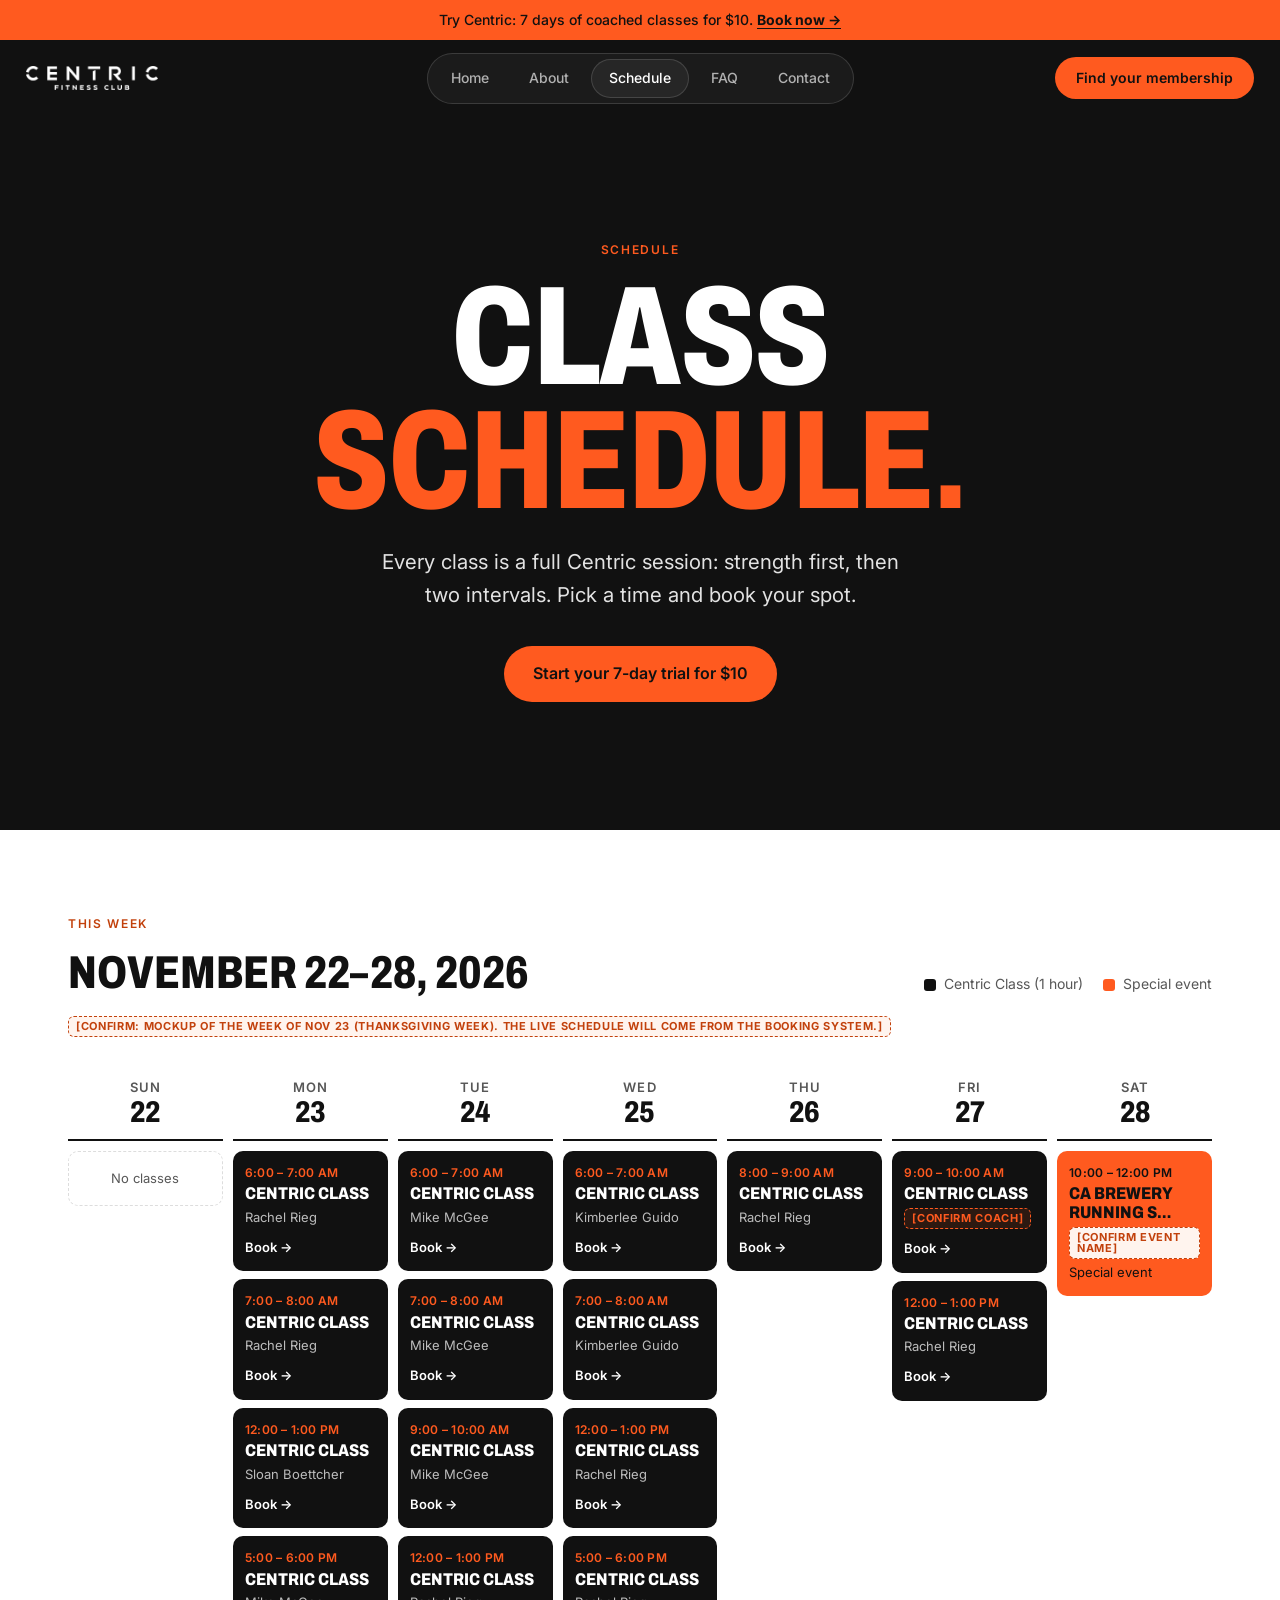
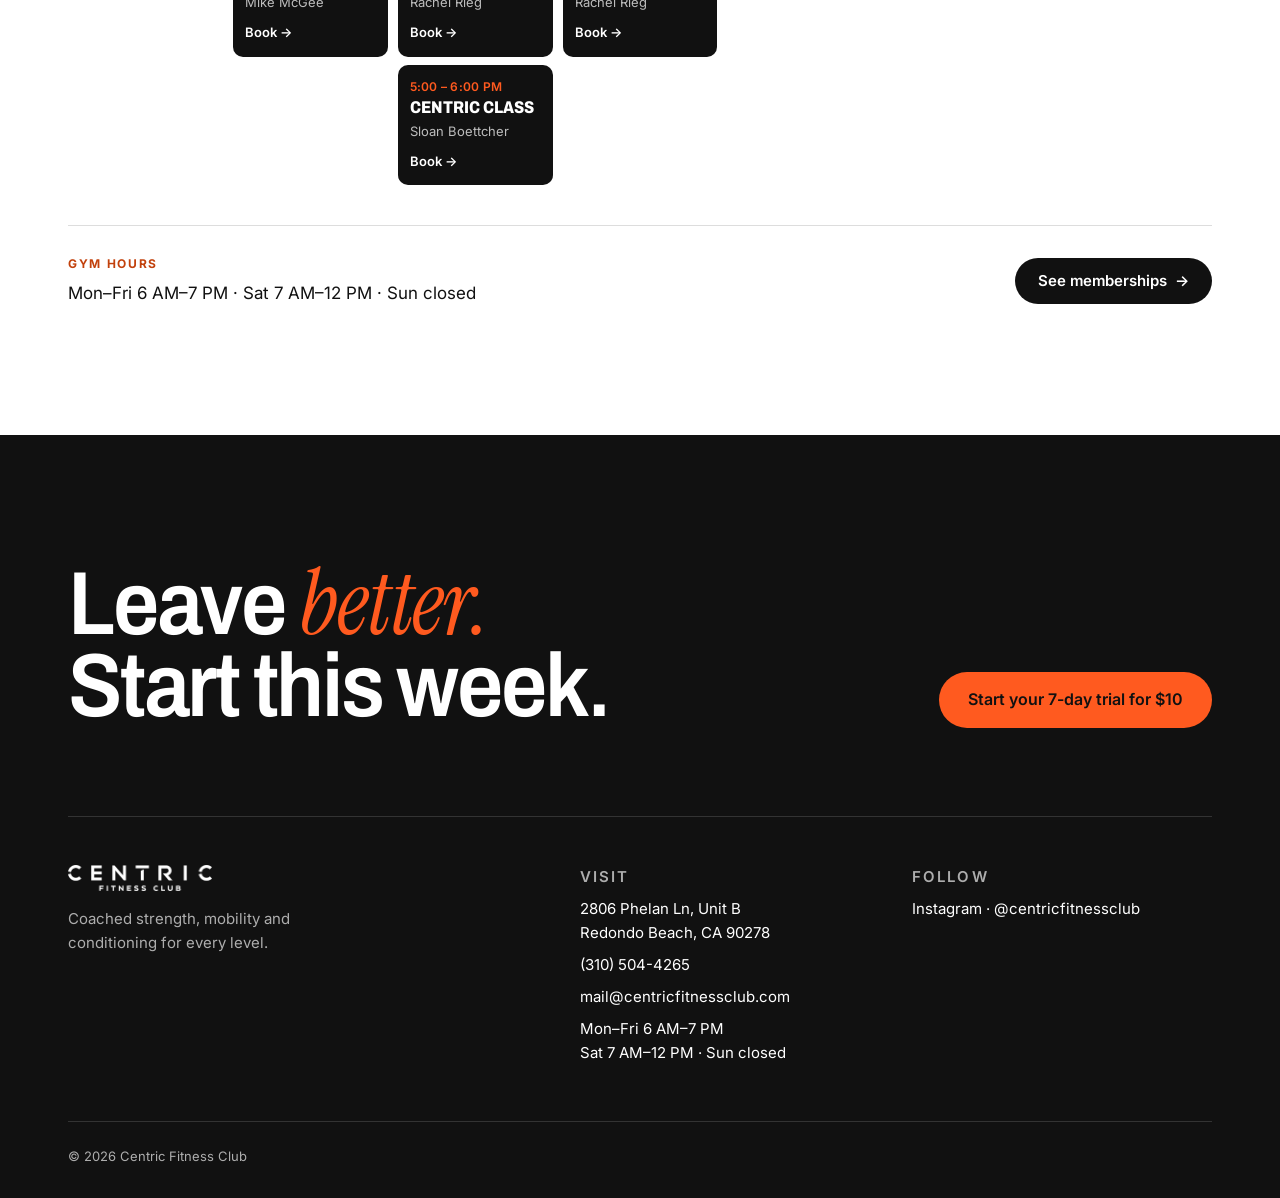
<file: schedule.html>
<!doctype html>
<html lang="en">
<head>
  <meta charset="utf-8">
  <meta name="viewport" content="width=device-width, initial-scale=1">
  <title>Class Schedule | Centric Fitness Club, Redondo Beach</title>
  <meta name="description" content="Weekly class times at Centric Fitness Club in Redondo Beach. Book your spot.">
  <link rel="icon" href="img/favicon.png">
  <link rel="preconnect" href="https://fonts.googleapis.com">
  <link rel="preconnect" href="https://fonts.gstatic.com" crossorigin>
  <link href="https://fonts.googleapis.com/css2?family=Archivo:wdth,wght@62..125,500..900&family=Inter:wght@400;500;600&family=Instrument+Serif:ital@1&display=swap" rel="stylesheet">
  <link rel="stylesheet" href="css/styles.css?v=10">
</head>
<body>

<a class="skip" href="#main">Skip to content</a>

<!-- ============ SHARED HEADER (copy as-is to every page; move aria-current to that page's link) ============ -->
<!-- PROMO BAR: swap the text and link for the free week / New Year offer, or delete this <div> to turn it off. -->
<div class="promo">
  <p>Try Centric: 7 days of coached classes for $10. <a href="#book" data-book>Book now <span aria-hidden="true">→</span></a></p>
</div>

<header class="header" data-header>
  <div class="header__inner">
    <a class="header__logo" href="index.html" aria-label="Centric Fitness Club home">
      <img src="img/logo-wordmark-white.png" alt="Centric Fitness Club" width="1200" height="217">
    </a>
    <nav class="nav" aria-label="Main">
      <ul class="nav__pill">
        <li><a href="index.html">Home</a></li>
        <li><a href="about.html">About</a></li>
        <li><a href="schedule.html" aria-current="page">Schedule</a></li>
        <li><a href="faq.html">FAQ</a></li>
        <li><a href="contact.html">Contact</a></li>
      </ul>
    </nav>
    <a class="btn btn--primary header__cta" href="memberships.html">Find your membership</a>
    <button class="menu-btn" type="button" aria-expanded="false" aria-controls="mobile-menu" data-menu-btn>
      <span class="menu-btn__label">Menu</span>
      <span class="menu-btn__icon" aria-hidden="true"><span></span><span></span></span>
    </button>
  </div>
  <div class="mobile-menu" id="mobile-menu" hidden data-menu>
    <ul>
      <li><a href="index.html">Home</a></li>
      <li><a href="about.html">About</a></li>
        <li><a href="schedule.html" aria-current="page">Schedule</a></li>
        <li><a href="memberships.html">Memberships</a></li>
      <li><a href="faq.html">FAQ</a></li>
      <li><a href="contact.html">Contact</a></li>
    </ul>
    <a class="btn btn--primary btn--block" href="#book" data-book>Start your 7-day trial for $10</a>
  </div>
</header>
<!-- ============ /SHARED HEADER ============ -->

<main id="main">

  <!-- SCHEDULE HERO -->
  <section class="m-hero m-hero--short" aria-labelledby="s-title">
    <div class="m-hero__content">
      <p class="eyebrow eyebrow--dark">Schedule</p>
      <h1 class="m-hero__title" id="s-title">Class <span class="accent">schedule.</span></h1>
      <p class="m-hero__sub">Every class is a full Centric session: strength first, then two intervals. Pick a time and book your spot.</p>
      <a class="btn btn--primary btn--lg" href="#book" data-book>Start your 7-day trial for $10</a>
    </div>
  </section>

  <!-- WEEK -->
  <section class="section section--white sched" aria-labelledby="s-week">
    <div class="wrap">
      <div class="sched__bar">
        <div>
          <p class="eyebrow">This week</p>
          <h2 class="sched__title" id="s-week">November 22–28, 2026</h2>
        </div>
        <ul class="sched__legend" aria-label="Legend">
          <li><span class="dot"></span>Centric Class (1 hour)</li>
          <li><span class="dot dot--event"></span>Special event</li>
        </ul>
      </div>
      <p class="sched__mock"><span class="confirm">CONFIRM: mockup of the week of Nov 23 (Thanksgiving week). The live schedule will come from the booking system.</span></p>

      <div class="week">
        <section class="day" aria-label="Sun November 22">
          <h3 class="day__head"><span>Sun</span><strong>22</strong></h3>
          <ul class="day__list">
            <li class="cls cls--none"><p>No classes</p></li>
          </ul>
        </section>
        <section class="day" aria-label="Mon November 23">
          <h3 class="day__head"><span>Mon</span><strong>23</strong></h3>
          <ul class="day__list">
            <li class="cls">
              <p class="cls__time">6:00 – 7:00 AM</p>
              <p class="cls__name">Centric Class</p>
              <p class="cls__coach">Rachel Rieg</p>
              <a class="cls__book" href="#book" data-book>Book <span aria-hidden="true">→</span></a>
            </li>
            <li class="cls">
              <p class="cls__time">7:00 – 8:00 AM</p>
              <p class="cls__name">Centric Class</p>
              <p class="cls__coach">Rachel Rieg</p>
              <a class="cls__book" href="#book" data-book>Book <span aria-hidden="true">→</span></a>
            </li>
            <li class="cls">
              <p class="cls__time">12:00 – 1:00 PM</p>
              <p class="cls__name">Centric Class</p>
              <p class="cls__coach">Sloan Boettcher</p>
              <a class="cls__book" href="#book" data-book>Book <span aria-hidden="true">→</span></a>
            </li>
            <li class="cls">
              <p class="cls__time">5:00 – 6:00 PM</p>
              <p class="cls__name">Centric Class</p>
              <p class="cls__coach">Mike McGee</p>
              <a class="cls__book" href="#book" data-book>Book <span aria-hidden="true">→</span></a>
            </li>
          </ul>
        </section>
        <section class="day" aria-label="Tue November 24">
          <h3 class="day__head"><span>Tue</span><strong>24</strong></h3>
          <ul class="day__list">
            <li class="cls">
              <p class="cls__time">6:00 – 7:00 AM</p>
              <p class="cls__name">Centric Class</p>
              <p class="cls__coach">Mike McGee</p>
              <a class="cls__book" href="#book" data-book>Book <span aria-hidden="true">→</span></a>
            </li>
            <li class="cls">
              <p class="cls__time">7:00 – 8:00 AM</p>
              <p class="cls__name">Centric Class</p>
              <p class="cls__coach">Mike McGee</p>
              <a class="cls__book" href="#book" data-book>Book <span aria-hidden="true">→</span></a>
            </li>
            <li class="cls">
              <p class="cls__time">9:00 – 10:00 AM</p>
              <p class="cls__name">Centric Class</p>
              <p class="cls__coach">Mike McGee</p>
              <a class="cls__book" href="#book" data-book>Book <span aria-hidden="true">→</span></a>
            </li>
            <li class="cls">
              <p class="cls__time">12:00 – 1:00 PM</p>
              <p class="cls__name">Centric Class</p>
              <p class="cls__coach">Rachel Rieg</p>
              <a class="cls__book" href="#book" data-book>Book <span aria-hidden="true">→</span></a>
            </li>
            <li class="cls">
              <p class="cls__time">5:00 – 6:00 PM</p>
              <p class="cls__name">Centric Class</p>
              <p class="cls__coach">Sloan Boettcher</p>
              <a class="cls__book" href="#book" data-book>Book <span aria-hidden="true">→</span></a>
            </li>
          </ul>
        </section>
        <section class="day" aria-label="Wed November 25">
          <h3 class="day__head"><span>Wed</span><strong>25</strong></h3>
          <ul class="day__list">
            <li class="cls">
              <p class="cls__time">6:00 – 7:00 AM</p>
              <p class="cls__name">Centric Class</p>
              <p class="cls__coach">Kimberlee Guido</p>
              <a class="cls__book" href="#book" data-book>Book <span aria-hidden="true">→</span></a>
            </li>
            <li class="cls">
              <p class="cls__time">7:00 – 8:00 AM</p>
              <p class="cls__name">Centric Class</p>
              <p class="cls__coach">Kimberlee Guido</p>
              <a class="cls__book" href="#book" data-book>Book <span aria-hidden="true">→</span></a>
            </li>
            <li class="cls">
              <p class="cls__time">12:00 – 1:00 PM</p>
              <p class="cls__name">Centric Class</p>
              <p class="cls__coach">Rachel Rieg</p>
              <a class="cls__book" href="#book" data-book>Book <span aria-hidden="true">→</span></a>
            </li>
            <li class="cls">
              <p class="cls__time">5:00 – 6:00 PM</p>
              <p class="cls__name">Centric Class</p>
              <p class="cls__coach">Rachel Rieg</p>
              <a class="cls__book" href="#book" data-book>Book <span aria-hidden="true">→</span></a>
            </li>
          </ul>
        </section>
        <section class="day" aria-label="Thu November 26">
          <h3 class="day__head"><span>Thu</span><strong>26</strong></h3>
          <ul class="day__list">
            <li class="cls">
              <p class="cls__time">8:00 – 9:00 AM</p>
              <p class="cls__name">Centric Class</p>
              <p class="cls__coach">Rachel Rieg</p>
              <a class="cls__book" href="#book" data-book>Book <span aria-hidden="true">→</span></a>
            </li>
          </ul>
        </section>
        <section class="day" aria-label="Fri November 27">
          <h3 class="day__head"><span>Fri</span><strong>27</strong></h3>
          <ul class="day__list">
            <li class="cls">
              <p class="cls__time">9:00 – 10:00 AM</p>
              <p class="cls__name">Centric Class</p>
              <p class="cls__coach"><span class="confirm confirm--dark">CONFIRM coach</span></p>
              <a class="cls__book" href="#book" data-book>Book <span aria-hidden="true">→</span></a>
            </li>
            <li class="cls">
              <p class="cls__time">12:00 – 1:00 PM</p>
              <p class="cls__name">Centric Class</p>
              <p class="cls__coach">Rachel Rieg</p>
              <a class="cls__book" href="#book" data-book>Book <span aria-hidden="true">→</span></a>
            </li>
          </ul>
        </section>
        <section class="day" aria-label="Sat November 28">
          <h3 class="day__head"><span>Sat</span><strong>28</strong></h3>
          <ul class="day__list">
            <li class="cls cls--event">
              <p class="cls__time">10:00 – 12:00 PM</p>
              <p class="cls__name">CA Brewery Running S… <span class="confirm">CONFIRM event name</span></p>
              <p class="cls__coach">Special event</p>
            </li>
          </ul>
        </section>
      </div>

      <div class="sched__foot">
        <div>
          <p class="sched__foot-label">Gym hours</p>
          <p>Mon–Fri 6 AM–7 PM · Sat 7 AM–12 PM · Sun closed</p>
        </div>
        <a class="btn btn--dark" href="memberships.html">See memberships <span aria-hidden="true">→</span></a>
      </div>
    </div>
  </section>

</main>

<!-- ============ SHARED FOOTER (copy as-is to every page) ============ -->
<footer class="footer">
  <div class="wrap">
    <div class="footer__cta">
      <h2 class="footer__title">Leave <em>better.</em><br>Start this week.</h2>
      <a class="btn btn--primary btn--lg" href="#book" data-book>Start your 7-day trial for $10</a>
    </div>
    <div class="footer__grid">
      <div>
        <img class="footer__logo" src="img/logo-wordmark-white.png" alt="Centric Fitness Club" width="1200" height="217" loading="lazy">
        <p class="footer__small">Coached strength, mobility and conditioning for every level.</p>
      </div>
      <div>
        <p class="footer__head">Visit</p>
        <p>2806 Phelan Ln, Unit B<br>Redondo Beach, CA 90278</p>
        <p><a href="tel:+13105044265">(310) 504-4265</a></p>
        <p><a href="mailto:mail@centricfitnessclub.com">mail@centricfitnessclub.com</a></p>
        <p>Mon–Fri 6 AM–7 PM<br>Sat 7 AM–12 PM · Sun closed</p>
      </div>
      <div>
        <p class="footer__head">Follow</p>
        <p><a href="https://www.instagram.com/centricfitnessclub/" target="_blank" rel="noopener">Instagram · @centricfitnessclub</a></p>
      </div>
    </div>
    <div class="footer__bottom">
      <p>© 2026 Centric Fitness Club</p>
    </div>
  </div>
</footer>

<!-- Mobile: pinned trial bar -->
<div class="mobile-bar">
  <a class="btn btn--primary btn--block" href="#book" data-book>Try 7 days for $10</a>
</div>
<!-- ============ /SHARED FOOTER ============ -->

<script src="js/main.js?v=10"></script>
</body>
</html>
</file>
<file: css/styles.css>
/* =========================================================
   Centric Fitness Club: shared styles
   Colors: brand-colors.md (these always win)
   ========================================================= */
:root {
  --color-black: #111111;
  --color-white: #FFFFFF;
  --color-off-white: #F5F5F3;
  --color-orange: #FF5A1F;
  --color-orange-deep: #C2410C;

  /* supporting neutrals (tints of the brand black) */
  --ink-2: #1b1b1b;
  --ink-3: #262626;
  --line-dark: rgba(255,255,255,.14);
  --line-light: rgba(17,17,17,.14);
  --muted-dark: rgba(255,255,255,.66);
  --muted-light: #575757;

  --font-display: "Archivo", "Arial Narrow", system-ui, sans-serif;
  --font-body: "Inter", system-ui, -apple-system, "Segoe UI", sans-serif;
  --font-accent: "Instrument Serif", Georgia, serif;

  --gutter: clamp(16px, 4vw, 48px);
  --max: 1240px;
  --radius: 22px;
  --radius-sm: 14px;
  --header-h: 76px;
  --section-y: clamp(72px, 10vw, 136px);
}

*, *::before, *::after { box-sizing: border-box; }
html { -webkit-text-size-adjust: 100%; scroll-behavior: smooth; scroll-padding-top: calc(var(--header-h) + 12px); }
body {
  margin: 0;
  background: var(--color-black);
  color: var(--color-black);
  font-family: var(--font-body);
  font-size: 17px;
  line-height: 1.6;
  -webkit-font-smoothing: antialiased;
}
img { display: block; max-width: 100%; height: auto; }
a { color: inherit; }
h1, h2, h3, p, ul, ol, dl, dd, figure, blockquote { margin: 0; }
ul, ol { padding: 0; list-style: none; }
:focus-visible { outline: 3px solid var(--color-orange); outline-offset: 3px; border-radius: 6px; }

.skip { position: absolute; left: -999px; top: 8px; z-index: 100; background: var(--color-orange); color: var(--color-black); padding: 10px 16px; border-radius: 999px; font-weight: 600; }
.skip:focus { left: 8px; }

.wrap { width: 100%; max-width: var(--max); margin-inline: auto; padding-inline: var(--gutter); }

/* ---------- [CONFIRM] placeholder tags ---------- */
.confirm {
  display: inline-block;
  font: 700 11px/1 var(--font-body);
  letter-spacing: .06em;
  text-transform: uppercase;
  color: var(--color-orange-deep);
  background: #fff4ee;
  border: 1px dashed var(--color-orange-deep);
  border-radius: 6px;
  padding: 4px 7px;
  vertical-align: middle;
  white-space: normal;
}
.confirm::before { content: "["; }
.confirm::after { content: "]"; }
.confirm--dark { color: var(--color-orange); background: rgba(255,90,31,.12); border-color: var(--color-orange); }

/* ---------- Type ---------- */
.display {
  font-family: var(--font-display);
  font-weight: 800;
  font-stretch: 75%;
  text-transform: uppercase;
  font-size: clamp(40px, 6.4vw, 84px);
  line-height: .92;
  letter-spacing: -.01em;
}
.accent { color: var(--color-orange); }
.section--white .accent, .section--off .accent { color: var(--color-orange); }
.eyebrow {
  font: 600 12px/1 var(--font-body);
  letter-spacing: .14em;
  text-transform: uppercase;
  color: var(--color-orange-deep);
  margin-bottom: 20px;
}
.eyebrow--dark { color: var(--color-orange); }

/* ---------- Buttons ---------- */
.btn {
  display: inline-flex; align-items: center; justify-content: center; gap: 8px;
  min-height: 46px; padding: 12px 22px;
  border-radius: 999px; border: 1.5px solid transparent;
  font: 600 15px/1.2 var(--font-body);
  text-decoration: none; text-align: center;
  transition: background-color .2s ease, transform .2s ease, border-color .2s ease, color .2s ease;
}
.btn--primary { background: var(--color-orange); color: var(--color-black); }
.btn--primary:hover { background: #ff7444; transform: translateY(-1px); }
.btn--outline { border-color: var(--color-black); color: var(--color-black); }
.btn--outline:hover { background: var(--color-black); color: var(--color-white); }
.btn--lg { min-height: 56px; padding: 16px 28px; font-size: 16px; }
.btn--block { display: flex; width: 100%; }

.link-arrow {
  display: inline-flex; align-items: center; gap: 8px;
  font-weight: 600; font-size: 15px;
  color: var(--color-orange-deep);
  text-decoration: none;
  border-bottom: 1.5px solid currentColor;
  padding-bottom: 2px;
}
.link-arrow:hover span { transform: translateX(3px); }
.link-arrow span { transition: transform .2s ease; }
.link-arrow--light { color: var(--color-white); }

.stars { color: var(--color-orange); letter-spacing: .12em; font-size: 15px; line-height: 1; }
.stars--deep { color: var(--color-orange-deep); }

/* ---------- Promo bar ---------- */
.promo { background: var(--color-orange); color: var(--color-black); text-align: center; font-size: 14px; font-weight: 500; padding: 9px var(--gutter); }
.promo a { font-weight: 700; text-underline-offset: 3px; white-space: nowrap; }

/* ---------- Header (layout from minimal-sports inspo) ---------- */
.header { position: sticky; top: 0; z-index: 50; background: var(--color-black); transition: box-shadow .25s ease; }
.header.is-scrolled { box-shadow: 0 1px 0 var(--line-dark); }
.header__inner {
  height: var(--header-h);
  padding-inline: clamp(16px, 2vw, 32px);
  display: grid; grid-template-columns: 1fr auto 1fr; align-items: center; gap: 16px;
}
.header__logo img { height: 24px; width: auto; }
.nav__pill {
  display: flex; gap: 4px; padding: 5px;
  background: var(--ink-2); border: 1px solid var(--line-dark); border-radius: 999px;
}
.nav__pill a {
  display: block; padding: 8px 18px; border-radius: 999px;
  color: var(--muted-dark); text-decoration: none; font-size: 14px; font-weight: 500;
  transition: color .2s ease, background-color .2s ease;
}
.nav__pill a:hover { color: var(--color-white); }
.nav__pill a[aria-current="page"] { background: var(--ink-3); color: var(--color-white); box-shadow: inset 0 0 0 1px var(--line-dark); }
.header__cta { justify-self: end; min-height: 42px; padding: 10px 20px; font-size: 14px; }

.menu-btn {
  display: none; justify-self: end; align-items: center; gap: 10px;
  background: var(--ink-2); color: var(--color-white);
  border: 1px solid var(--line-dark); border-radius: 999px;
  padding: 10px 16px; font: 500 14px var(--font-body); cursor: pointer;
}
.menu-btn__icon { display: grid; gap: 5px; width: 16px; }
.menu-btn__icon span { height: 1.5px; background: currentColor; transition: transform .25s ease; }
.menu-btn[aria-expanded="true"] .menu-btn__icon span:first-child { transform: translateY(3.25px) rotate(45deg); }
.menu-btn[aria-expanded="true"] .menu-btn__icon span:last-child { transform: translateY(-3.25px) rotate(-45deg); }

.mobile-menu {
  position: fixed; inset: var(--menu-top, var(--header-h)) 0 0 0;
  background: var(--color-black);
  padding: 24px var(--gutter) 40px;
  display: flex; flex-direction: column; justify-content: space-between;
  overflow-y: auto;
}
.mobile-menu[hidden] { display: none; }
.mobile-menu ul { border-top: 1px solid var(--line-dark); }
.mobile-menu li { border-bottom: 1px solid var(--line-dark); }
.mobile-menu ul a {
  display: block; padding: 18px 0;
  font: 800 40px/1 var(--font-display); font-stretch: 75%; text-transform: uppercase;
  color: var(--color-white); text-decoration: none;
}
.mobile-menu ul a[aria-current="page"] { color: var(--color-orange); }
body.menu-open { overflow: hidden; }
body.menu-open .mobile-bar { display: none; }

/* ---------- Hero (layout from minimal-sports inspo) ---------- */
.hero { background: var(--color-black); padding: 4px clamp(10px, 1.2vw, 18px) clamp(14px, 2vw, 24px); }
.hero__card {
  position: relative; margin-inline: auto;
  min-height: clamp(560px, calc(100svh - var(--header-h) - 70px), 860px);
  border-radius: var(--radius); overflow: hidden;
  display: flex; align-items: flex-end;
  isolation: isolate;
}
.hero__img { position: absolute; inset: 0; width: 100%; height: 100%; object-fit: cover; object-position: 50% 45%; z-index: -2; }
.hero__shade {
  position: absolute; inset: 0; z-index: -1;
  background:
    linear-gradient(90deg, rgba(17,17,17,.78) 0%, rgba(17,17,17,.45) 42%, rgba(17,17,17,0) 72%),
    linear-gradient(0deg, rgba(17,17,17,.7) 0%, rgba(17,17,17,0) 55%),
    rgba(17,17,17,.22);
}
.hero__content { padding: clamp(24px, 4.5vw, 64px); max-width: 780px; color: var(--color-white); }
.tag {
  display: inline-flex; align-items: center; flex-wrap: wrap; gap: 8px;
  padding: 7px 14px; margin-bottom: 22px;
  border-radius: 999px; border: 1px solid rgba(255,255,255,.3);
  background: rgba(17,17,17,.35); backdrop-filter: blur(8px); -webkit-backdrop-filter: blur(8px);
  font-size: 13px; font-weight: 500;
}
.hero__title {
  font-family: var(--font-display); font-weight: 600; font-stretch: 90%;
  font-size: clamp(64px, 11vw, 156px); line-height: .9; letter-spacing: -.03em;
}
.hero__title em, .footer__title em {
  font-family: var(--font-accent); font-style: italic; font-weight: 400;
  letter-spacing: -.01em; color: var(--color-orange);
}
.hero__sub { margin-top: 22px; max-width: 34ch; font-size: clamp(17px, 1.6vw, 20px); line-height: 1.5; color: rgba(255,255,255,.88); }
.hero__actions { margin-top: 30px; display: flex; flex-wrap: wrap; align-items: center; gap: 16px 28px; }
.hero__stars { color: var(--color-orange); letter-spacing: .1em; }
.hero__trust { margin-top: 22px; font-size: 13px; color: rgba(255,255,255,.7); display: flex; flex-wrap: wrap; gap: 6px; align-items: center; }


/* ---------- Sections ---------- */
.section { padding-block: var(--section-y); }
.section--white { background: var(--color-white); color: var(--color-black); }
.section--off { background: var(--color-off-white); color: var(--color-black); }
.section--dark { background: var(--color-black); color: var(--color-white); }
/* a hairline between back-to-back dark areas, if they ever touch */
.section--dark + .section--dark { border-top: 1px solid var(--line-dark); }

.section-head {
  display: flex; justify-content: space-between; align-items: flex-end; gap: 32px;
  margin-bottom: clamp(40px, 6vw, 72px);
}
.section-head__aside { max-width: 32ch; font-size: 16px; color: var(--muted-light); }
.section--dark .section-head__aside { color: var(--muted-dark); }
.section-head__aside--label { font-size: 12px; letter-spacing: .14em; text-transform: uppercase; }
.section-head__intro { margin-top: 20px; color: var(--muted-light); font-size: 16px; }

/* 01 Sound familiar: numbered rows (bold-gym list layout) */
.rows { border-top: 1px solid var(--line-light); }
.row {
  display: grid; grid-template-columns: minmax(0, 1.2fr) minmax(0, 1fr) 40px;
  align-items: center; gap: 24px;
  padding: 28px 0; border-bottom: 1px solid var(--line-light);
}
.row__title { font: 800 clamp(20px, 2.3vw, 30px)/1.05 var(--font-display); font-stretch: 80%; text-transform: uppercase; }
.row__text { color: var(--muted-light); font-size: 16px; }
.row__icon { justify-self: end; color: var(--color-orange-deep); }
.row__icon svg { width: 26px; height: 26px; fill: none; stroke: currentColor; stroke-width: 1.8; stroke-linecap: round; stroke-linejoin: round; }

/* 02 What is Centric */
.about__top { display: grid; grid-template-columns: 1fr 1.25fr; gap: clamp(32px, 6vw, 96px); align-items: start; }
.about__copy { display: grid; gap: 18px; font-size: 17px; color: #333; max-width: 60ch; }
.about__lead { font: 700 clamp(24px, 2.6vw, 34px)/1.15 var(--font-display); font-stretch: 90%; color: var(--color-black); }

/* 02 How a class works: steps + sliding gallery */
.steps { display: grid; grid-template-columns: repeat(3, 1fr); gap: 16px; }
.step {
  background: var(--ink-2); border: 1px solid var(--line-dark); border-radius: var(--radius-sm);
  padding: clamp(24px, 3vw, 36px);
}
.step__num { font: 700 14px var(--font-body); color: var(--color-orange); letter-spacing: .08em; }
.step__title { margin-top: 28px; font: 800 clamp(30px, 3.4vw, 46px)/1 var(--font-display); font-stretch: 78%; text-transform: uppercase; }
.step { display: flex; flex-direction: column; }
.step__top { display: flex; justify-content: space-between; align-items: center; gap: 12px; flex-wrap: wrap; }
.step__time {
  display: inline-flex; align-items: center; gap: 6px;
  font-size: 12px; font-weight: 600; letter-spacing: .06em; color: var(--color-white);
  border: 1px solid var(--line-dark); border-radius: 999px; padding: 5px 10px;
}
.step__why { margin-top: auto; padding-top: 24px; }
.step__why-label { padding-top: 18px; border-top: 1px solid var(--line-dark); font-size: 11px; font-weight: 700; letter-spacing: .14em; text-transform: uppercase; color: var(--color-orange); }
.step__why-label + p { margin-top: 8px; font-size: 15px; line-height: 1.55; color: rgba(255,255,255,.82); }
.step > p { margin-top: 12px; color: var(--muted-dark); font-size: 16px; }

.visually-hidden { position: absolute; width: 1px; height: 1px; overflow: hidden; clip: rect(0 0 0 0); white-space: nowrap; }
.compare { margin-top: clamp(48px, 6vw, 72px); }
.compare__title { font: 800 clamp(28px, 3vw, 40px)/1 var(--font-display); font-stretch: 78%; text-transform: uppercase; margin-bottom: 24px; }
.compare__table { width: 100%; border-collapse: collapse; margin-bottom: 32px; }
.compare__table th, .compare__table td { text-align: left; vertical-align: top; padding: 18px 20px 18px 0; border-bottom: 1px solid var(--line-dark); }
.compare__table thead th { font-size: 11px; font-weight: 700; letter-spacing: .14em; text-transform: uppercase; color: var(--muted-dark); border-bottom-color: rgba(255,255,255,.3); padding-bottom: 14px; }
.compare__table thead th.compare__us { color: var(--color-orange); }
.compare__table tbody th { width: 20%; font: 700 15px/1.4 var(--font-body); color: var(--color-white); }
.compare__table td { width: 40%; font-size: 16px; color: var(--muted-dark); }
.compare__table td.compare__us { color: var(--color-white); font-weight: 500; padding-left: 30px; position: relative; }
.compare__table td.compare__us::before {
  content: ""; position: absolute; left: 0; top: 21px; width: 18px; height: 18px; border-radius: 50%;
  background: var(--color-orange) url("data:image/svg+xml,%3Csvg xmlns='http://www.w3.org/2000/svg' viewBox='0 0 20 20'%3E%3Cpath d='M5.5 10.5l3 3 6-7' fill='none' stroke='%23111' stroke-width='2.2' stroke-linecap='round' stroke-linejoin='round'/%3E%3C/svg%3E") center/14px no-repeat;
}
.compare__table thead th.compare__us { padding-left: 30px; }

.gallery { margin-top: clamp(48px, 6vw, 80px); }
.gallery__viewport { overflow: hidden; }
.gallery__track {
  --slide-w: min(560px, 82vw);
  display: flex; gap: 14px; width: max-content;
  animation: gallery-slide 84s linear infinite;
}
.gallery:hover .gallery__track,
.gallery:focus-within .gallery__track,
.gallery.is-paused .gallery__track { animation-play-state: paused; }
@keyframes gallery-slide { to { transform: translateX(calc(-50% - 7px)); } }
.slide { position: relative; flex: 0 0 var(--slide-w); aspect-ratio: 4 / 3; border-radius: var(--radius-sm); overflow: hidden; }
.slide img { width: 100%; height: 100%; object-fit: cover; }
.gallery__controls { display: flex; justify-content: flex-end; margin-top: 18px; }
.gallery__toggle {
  display: inline-flex; align-items: center; gap: 10px;
  background: transparent; color: var(--color-white);
  border: 1px solid var(--line-dark); border-radius: 999px;
  padding: 9px 16px; font: 500 13px var(--font-body); cursor: pointer;
}
.gallery__toggle:hover { border-color: var(--color-orange); }
.gallery__toggle-icon { width: 10px; height: 12px; border-left: 3px solid currentColor; border-right: 3px solid currentColor; }
.gallery.is-paused .gallery__toggle-icon { width: 0; height: 0; border: 0; border-left: 10px solid var(--color-orange); border-top: 6px solid transparent; border-bottom: 6px solid transparent; }

/* 03 CrossFit band */
.band { padding-block: clamp(56px, 7vw, 96px); }
.band__inner { display: grid; grid-template-columns: 1.1fr 1fr; gap: 40px; align-items: center; }
.band__title { font-size: clamp(40px, 5.6vw, 76px); }
.band__text { font-size: clamp(18px, 1.6vw, 21px); line-height: 1.55; }
.chips { display: flex; flex-wrap: wrap; gap: 8px; margin-top: 22px; }
.chips li { border: 1px solid var(--line-light); background: var(--color-white); border-radius: 999px; padding: 7px 14px; font-size: 14px; font-weight: 500; }

/* 04 Coaches */
.coaches { display: grid; grid-template-columns: repeat(3, 1fr); gap: 16px; margin-bottom: 40px; }
.coach a { display: block; text-decoration: none; color: inherit; }
.coach__photo {
  aspect-ratio: 4 / 5; border-radius: var(--radius-sm);
  background: var(--ink-2); border: 1px dashed rgba(255,255,255,.25);
  display: grid; place-items: center; align-content: center; gap: 14px;
  transition: border-color .2s ease;
}
.coach__photo img { width: 56px; border-radius: 12px; opacity: .9; }
.coach a:hover .coach__photo { border-color: var(--color-orange); }
.coach__name { margin-top: 16px; font: 800 26px/1 var(--font-display); font-stretch: 80%; text-transform: uppercase; display: flex; flex-wrap: wrap; gap: 8px; align-items: center; }
.coach__role { margin-top: 8px; color: var(--muted-dark); font-size: 15px; }

/* 05 Member stories (bold-gym reviews layout) */
.rating { text-align: right; flex-shrink: 0; }
.rating__score { font: 800 clamp(48px, 5vw, 72px)/1 var(--font-display); font-stretch: 80%; display: flex; align-items: center; gap: 14px; justify-content: flex-end; }
.rating__stars { font-size: 22px; color: var(--color-orange-deep); letter-spacing: .08em; }
.rating__meta { margin-top: 8px; font-size: 13px; color: var(--muted-light); display: flex; gap: 6px; flex-wrap: wrap; justify-content: flex-end; align-items: center; }
.reviews { display: grid; grid-template-columns: repeat(3, 1fr); gap: 16px; }
.reviews .review[hidden] { display: none; }
.reviews.is-turning .review { animation: rev-in .45s ease both; }
@keyframes rev-in { from { opacity: 0; transform: translateY(8px); } to { opacity: 1; transform: none; } }
.review {
  border: 1px solid var(--line-light); border-radius: var(--radius-sm);
  padding: 24px; display: flex; flex-direction: column; gap: 16px;
  background: var(--color-white);
}
.review__top { display: flex; justify-content: space-between; align-items: center; }
.review__mark { font: 800 44px/0.6 var(--font-display); color: var(--color-orange-deep); height: 22px; }
.review__src { font-size: 11px; font-weight: 600; letter-spacing: .12em; text-transform: uppercase; color: var(--muted-light); }
.review blockquote { font-size: 16px; line-height: 1.6; flex: 1; }
.review__by { font-size: 13px; color: var(--muted-light); display: flex; flex-wrap: wrap; gap: 6px; align-items: center; }
.rev-nav { display: flex; align-items: center; justify-content: center; gap: 16px; margin-top: 24px; }
.rev-nav__btn {
  display: grid; place-items: center; width: 44px; height: 44px; border-radius: 50%;
  background: var(--color-white); border: 1px solid var(--line-light); color: var(--color-black); cursor: pointer;
  transition: background-color .2s ease, color .2s ease, border-color .2s ease, opacity .2s ease;
}
.rev-nav__btn svg { width: 20px; height: 20px; fill: none; stroke: currentColor; stroke-width: 2; stroke-linecap: round; stroke-linejoin: round; }
.rev-nav__btn:hover:not(:disabled) { background: var(--color-orange); border-color: var(--color-orange); }
.rev-nav__btn:disabled { opacity: .35; cursor: default; }
.rev-nav__count { font-size: 13px; font-weight: 600; letter-spacing: .06em; color: var(--muted-light); min-width: 70px; text-align: center; }
.fineprint { margin-top: 20px; font-size: 13px; color: var(--muted-light); text-align: center; }

/* 06 Get started + offer */
.offer__inner { display: grid; grid-template-columns: 1fr 1fr; gap: clamp(40px, 7vw, 112px); align-items: center; }
.offer__title {
  font-family: var(--font-display); font-weight: 900; font-stretch: 75%;
  text-transform: uppercase; font-size: clamp(60px, 8.5vw, 128px); line-height: .86; letter-spacing: -.015em;
}
.offer__actions { margin-top: 36px; display: flex; flex-wrap: wrap; align-items: center; gap: 16px 28px; }
.offer__steps { border-top: 1px solid var(--line-light); }
.offer__steps li { display: grid; grid-template-columns: 48px 1fr; gap: 20px; padding: 26px 0; border-bottom: 1px solid var(--line-light); }
.offer__num {
  display: grid; place-items: center; width: 44px; height: 44px; border-radius: 50%;
  background: var(--color-orange); color: var(--color-black); font: 800 20px var(--font-display);
}
.offer__steps h3 { font: 800 clamp(24px, 2.4vw, 32px)/1 var(--font-display); font-stretch: 80%; text-transform: uppercase; padding-top: 8px; }
.offer__steps p { margin-top: 10px; color: var(--muted-light); }

/* 08 FAQ teaser */
.faq-teaser { display: grid; grid-template-columns: 1fr 1.4fr; gap: clamp(32px, 6vw, 96px); align-items: start; }
.faq-teaser .section-head { margin-bottom: 0; }
.faq { border-top: 1px solid var(--line-dark); }
.faq details { border-bottom: 1px solid var(--line-dark); }
.faq summary {
  list-style: none; cursor: pointer;
  display: flex; justify-content: space-between; align-items: center; gap: 20px;
  padding: 24px 0;
  font: 700 clamp(19px, 1.8vw, 23px)/1.25 var(--font-display); font-stretch: 90%;
}
.faq summary::-webkit-details-marker { display: none; }
.faq summary::after {
  content: "+"; flex-shrink: 0; display: grid; place-items: center;
  width: 34px; height: 34px; border-radius: 50%; border: 1px solid var(--line-dark);
  font: 400 22px/1 var(--font-body); color: var(--color-orange);
  transition: transform .25s ease;
}
.faq details[open] summary::after { transform: rotate(45deg); }
.faq__body { overflow: hidden; }
.faq__body p { padding: 0 48px 26px 0; color: var(--muted-dark); font-size: 17px; line-height: 1.65; }
.faq summary { transition: color .25s ease; }
.faq summary:hover, .faq details[open] summary { color: var(--color-orange); }
.faq summary::after { transition: transform .35s cubic-bezier(.2,.7,.3,1), background-color .25s ease, color .25s ease, border-color .25s ease; }
.faq details[open] summary::after { background: var(--color-orange); color: var(--color-black); border-color: var(--color-orange); }
.faq .link-arrow { margin-top: 28px; }

/* 09 Location */
.location { display: grid; grid-template-columns: 1fr 1.15fr; gap: clamp(32px, 6vw, 80px); align-items: stretch; }
.info { margin-top: 36px; border-top: 1px solid var(--line-light); }
.info > div { display: grid; grid-template-columns: 130px 1fr; gap: 16px; padding: 16px 0; border-bottom: 1px solid var(--line-light); }
.info dt { font-size: 12px; font-weight: 600; letter-spacing: .12em; text-transform: uppercase; color: var(--muted-light); padding-top: 4px; }
.location__links { margin-top: 32px; display: flex; flex-wrap: wrap; gap: 16px 28px; align-items: center; }
.map {
  position: relative; min-height: 380px; border-radius: var(--radius-sm); overflow: hidden;
  background:
    linear-gradient(var(--line-light) 1px, transparent 1px) 0 0 / 56px 56px,
    linear-gradient(90deg, var(--line-light) 1px, transparent 1px) 0 0 / 56px 56px,
    var(--color-off-white);
  display: grid; place-items: center; align-content: center; gap: 18px; padding: 24px; text-align: center;
}
.map::before { content: ""; position: absolute; inset: 0; background: linear-gradient(120deg, transparent 46%, rgba(17,17,17,.08) 46% 49%, transparent 49%), linear-gradient(20deg, transparent 60%, rgba(17,17,17,.06) 60% 62%, transparent 62%); }
.map__pin { position: relative; width: 22px; height: 22px; border-radius: 50% 50% 50% 0; transform: rotate(-45deg); background: var(--color-orange); box-shadow: 0 0 0 8px rgba(255,90,31,.2); }
.map .confirm { position: relative; }

/* ---------- Footer ---------- */
.footer { background: var(--color-black); color: var(--color-white); padding-top: var(--section-y); }
.footer__cta {
  display: flex; justify-content: space-between; align-items: flex-end; gap: 32px; flex-wrap: wrap;
  padding-bottom: clamp(48px, 7vw, 88px); border-bottom: 1px solid var(--line-dark);
}
.footer__title {
  font-family: var(--font-display); font-weight: 600; font-stretch: 90%;
  font-size: clamp(48px, 7vw, 104px); line-height: .92; letter-spacing: -.025em;
}
.footer__grid { display: grid; grid-template-columns: 1.6fr 1fr 1fr; gap: 32px; padding-block: 48px; }
.footer__logo { height: 26px; width: auto; }
.footer__small { margin-top: 16px; max-width: 30ch; color: var(--muted-dark); font-size: 15px; }
.footer__head { font-size: 12px; font-weight: 600; letter-spacing: .14em; text-transform: uppercase; color: var(--muted-dark); margin-bottom: 14px; }
.footer__grid ul { display: grid; gap: 8px; }
.footer__grid a { text-decoration: none; }
.footer__grid a:hover { color: var(--color-orange); }
.footer__grid p { margin-bottom: 8px; font-size: 15px; }
.footer__bottom { display: flex; justify-content: space-between; flex-wrap: wrap; gap: 12px; padding-block: 24px 32px; border-top: 1px solid var(--line-dark); font-size: 13px; color: var(--muted-dark); }
.footer__bottom p { display: flex; gap: 6px; align-items: center; }

/* ---------- Mobile pinned bar ---------- */
.mobile-bar { display: none; }

/* ---------- Reveal on scroll ---------- */
.js .reveal { opacity: 0; transform: translateY(18px); transition: opacity .7s ease, transform .7s ease; }
.js .reveal.is-in { opacity: 1; transform: none; }

/* =========================================================
   Responsive
   ========================================================= */
@media (max-width: 1024px) {
  .header__inner { grid-template-columns: auto 1fr auto; }
  .nav { justify-self: center; }
  .nav__pill a { padding: 8px 13px; }
  .reviews { grid-template-columns: 1fr 1fr; }
  .footer__grid { grid-template-columns: 1fr 1fr; }
  .footer__grid > div:first-child { grid-column: 1 / -1; }
}

@media (max-width: 980px) {
  .nav, .header__cta { display: none; }
  .header__inner { grid-template-columns: 1fr auto; }
  .menu-btn { display: inline-flex; }
}

@media (max-width: 720px) {
  :root { --header-h: 64px; }
  body { font-size: 16px; }
  .hero__trust { display: none; }
  .header__logo img { height: 20px; }

  .hero { padding-inline: 10px; }
  .hero__card { min-height: calc(100svh - var(--header-h) - 120px); min-height: max(520px, calc(100svh - var(--header-h) - 120px)); border-radius: 18px; }
  .hero__img { object-position: 30% 50%; }
  .hero__shade { background: linear-gradient(0deg, rgba(17,17,17,.88) 0%, rgba(17,17,17,.55) 45%, rgba(17,17,17,.1) 75%); }
  .hero__content { padding: 22px 20px 26px; }
  .hero__actions { flex-direction: column; align-items: flex-start; }
  .hero__actions .btn--lg { min-height: 48px; padding: 12px 22px; font-size: 15px; }
  .tag { border-radius: 12px; }

  .section-head { flex-direction: column; align-items: flex-start; gap: 16px; }
  .rating { text-align: left; }
  .rating__meta { justify-content: flex-start; }

  .row { grid-template-columns: 1fr; gap: 6px; padding: 22px 0; }
  .row__icon { display: none; }

  .steps { grid-template-columns: 1fr; gap: 12px; }
  .compare__table, .compare__table thead, .compare__table tbody { display: block; width: 100%; }
  .compare__table tr { display: grid; grid-template-columns: 1fr 1fr; column-gap: 16px; padding: 18px 0; border-bottom: 1px solid var(--line-dark); }
  .compare__table th, .compare__table td { display: block; width: auto !important; border: 0; padding: 0 !important; }
  .compare__table thead tr { padding: 0 0 12px; border-bottom-color: rgba(255,255,255,.3); }
  .compare__table thead th:first-child { display: none; }
  .compare__table thead th { font-size: 10px; }
  .compare__table tbody th { grid-column: 1 / -1; margin-bottom: 10px; font-size: 16px; }
  .compare__table td { font-size: 14px; line-height: 1.45; }
  .compare__table td.compare__us { padding-left: 0 !important; }
  .compare__table td.compare__us::before { position: static; display: block; margin-bottom: 8px; width: 16px; height: 16px; background-size: 12px; }
  .compare__table thead th.compare__us { padding-left: 0 !important; }
  .compare__table tbody td:not(.compare__us)::before { content: ""; display: block; width: 16px; height: 16px; margin-bottom: 8px; border-radius: 50%; border: 1.5px solid rgba(255,255,255,.3); }

  .step__title { margin-top: 14px; }
  .gallery__controls { justify-content: flex-start; }

  .band__inner, .offer__inner, .faq-teaser, .location, .about__top { grid-template-columns: 1fr; }

  .coaches { grid-template-columns: 1fr; gap: 32px; }
  .coach__photo { aspect-ratio: 4 / 3; }
  .coach__name { margin-top: 14px; font-size: 26px; }
  .coach__role { display: flex; flex-wrap: wrap; gap: 6px; align-items: center; }

  .reviews {
    display: flex; gap: 12px; overflow-x: auto; scroll-snap-type: x mandatory; scroll-behavior: smooth;
    scrollbar-width: none; padding-bottom: 4px;
  }
  .reviews::-webkit-scrollbar { display: none; }
  .review { flex: 0 0 calc(50% - 6px); scroll-snap-align: start; padding: 16px; gap: 12px; }
  .review blockquote { font-size: 14px; line-height: 1.5; }
  .review__mark { font-size: 34px; height: 16px; }
  .review__src { font-size: 9px; letter-spacing: .08em; }
  .review .stars { font-size: 12px; }
  .review__by { font-size: 12px; }
  .review__by .confirm { font-size: 9px; }
  .rev-nav { display: flex; align-items: center; justify-content: center; gap: 16px; margin-top: 20px; }
  .offer__steps li { grid-template-columns: 40px 1fr; gap: 14px; }
  .offer__inner { gap: 0; }
  .offer__main { display: contents; }
  .offer__main .eyebrow { order: 1; }
  .offer__title { order: 2; margin-bottom: 32px; }
  .offer__steps { order: 3; }
  .offer__actions { order: 4; margin-top: 32px; }
  .info > div { grid-template-columns: 1fr; gap: 4px; }
  .map { min-height: 260px; }
  .faq__body p { padding-right: 0; }

  .footer__cta .btn { width: auto; min-height: 48px; padding: 12px 22px; font-size: 15px; }
  .footer__grid { grid-template-columns: 1fr; gap: 28px; }

}

@media (prefers-reduced-motion: reduce) {
  html { scroll-behavior: auto; }
  .js .reveal { opacity: 1; transform: none; transition: none; }
  .btn, .link-arrow span, .faq summary::after { transition: none; }
  .gallery__track { animation: none; }
  .gallery__viewport { overflow-x: auto; }
  .gallery__controls { display: none; }
}

/* Hours list + live map */
.hours { display: grid; gap: 4px; }
.hours li { display: grid; grid-template-columns: 110px 1fr; gap: 12px; }
.info a { color: inherit; text-underline-offset: 3px; }
.map iframe { position: absolute; inset: 0; width: 100%; height: 100%; border: 0; z-index: 1; }
@media (max-width: 720px) { .rating__score { justify-content: flex-start; } }

/* =========================================================
   Method page
   ========================================================= */
.btn--outline-light { border-color: rgba(255,255,255,.5); color: var(--color-white); }
.btn--outline-light:hover { background: var(--color-white); color: var(--color-black); border-color: var(--color-white); }
.btn--dark { background: var(--color-black); color: var(--color-white); }
.btn--dark:hover { background: #2a2a2a; transform: translateY(-1px); }

.m-hero {
  position: relative; isolation: isolate; overflow: hidden;
  min-height: clamp(440px, 62svh, 680px);
  display: grid; place-items: center; text-align: center;
  padding: 96px var(--gutter);
  background: var(--color-black); color: var(--color-white);
}
.m-hero__img { position: absolute; inset: 0; width: 100%; height: 100%; object-fit: cover; object-position: 50% 45%; z-index: -2; }
.m-hero__shade { position: absolute; inset: 0; z-index: -1; background: linear-gradient(0deg, rgba(17,17,17,.8), rgba(17,17,17,.45) 60%, rgba(17,17,17,.55)); }
.m-hero__content { max-width: 900px; display: flex; flex-direction: column; align-items: center; }
.m-hero__title {
  font-family: var(--font-display); font-weight: 800; font-stretch: 75%; text-transform: uppercase;
  font-size: clamp(64px, 11vw, 160px); line-height: .88; letter-spacing: -.01em;
}
.m-hero__sub { margin: 22px 0 34px; font-size: clamp(17px, 1.6vw, 21px); color: rgba(255,255,255,.88); max-width: 40ch; }

.split { display: grid; grid-template-columns: 1fr 1fr; min-height: clamp(520px, 62vw, 760px); }
.split__media { position: relative; overflow: hidden; }
.split__media img { position: absolute; inset: 0; width: 100%; height: 100%; object-fit: cover; }
.split__panel {
  display: flex; flex-direction: column; justify-content: center; align-items: flex-start; gap: 22px;
  padding: clamp(48px, 7vw, 112px) clamp(24px, 6vw, 96px);
}
.split__panel .eyebrow { margin-bottom: 0; }
.split__panel p:not(.eyebrow) { max-width: 46ch; font-size: 17px; line-height: 1.65; }
.split__panel--dark { background: var(--color-black); color: var(--color-white); }
.split__panel--dark p:not(.eyebrow) { color: rgba(255,255,255,.8); }
.split__panel--light { background: var(--color-off-white); color: var(--color-black); }
.split__panel--light p:not(.eyebrow) { color: #3a3a3a; }
.split--flip .split__media { order: 2; }
.duo { display: grid; grid-template-columns: 1fr 1fr; border-top: 1px solid var(--line-dark); }
.duo .split__panel { justify-content: flex-start; }
.split__title {
  font-family: var(--font-display); font-weight: 800; font-stretch: 75%; text-transform: uppercase;
  font-size: clamp(44px, 5.6vw, 84px); line-height: .9;
}

.center-block { background: var(--color-white); padding-block: var(--section-y); text-align: center; }
.center-block__inner { max-width: 820px; display: flex; flex-direction: column; align-items: center; }
.center-block__title {
  font-family: var(--font-display); font-weight: 800; font-stretch: 75%; text-transform: uppercase;
  font-size: clamp(44px, 6vw, 88px); line-height: .9;
}
.center-block__text { margin-top: 24px; font-size: clamp(17px, 1.5vw, 19px); line-height: 1.65; color: #3a3a3a; max-width: 56ch; }
.center-block__label { margin-top: 36px; font-size: 12px; font-weight: 700; letter-spacing: .14em; text-transform: uppercase; color: var(--color-orange-deep); }
.focus { display: flex; flex-wrap: wrap; justify-content: center; gap: 10px; margin-top: 16px; }
.focus li { padding: 10px 18px; border-radius: 999px; background: var(--color-off-white); border: 1px solid var(--line-light); font-weight: 600; font-size: 15px; }
.center-block__note { margin: 20px 0 32px; }

@media (max-width: 860px) {
  .split, .split--flip, .duo { grid-template-columns: 1fr; min-height: 0; }
  .split__media { aspect-ratio: 4 / 3; }
  .split--flip .split__media { order: 0; }
}
@media (max-width: 720px) {
  .m-hero { min-height: 0; padding-block: 88px; }
  .m-hero .btn--lg { min-height: 48px; padding: 12px 22px; font-size: 15px; }
  .split__panel .btn { width: 100%; }
}

/* Membership pricing (inside Get started) */
.pricing { margin-top: clamp(56px, 7vw, 96px); padding-top: clamp(40px, 5vw, 64px); border-top: 1px solid var(--line-light); }
.pricing__head { display: flex; justify-content: space-between; align-items: flex-end; gap: 16px 40px; flex-wrap: wrap; margin-bottom: 28px; }
.pricing__title { font: 800 clamp(36px, 4vw, 56px)/.95 var(--font-display); font-stretch: 78%; text-transform: uppercase; }
.pricing__head p { max-width: 44ch; color: var(--muted-light); }
.plans { display: grid; grid-template-columns: repeat(3, 1fr); gap: 16px; align-items: stretch; }
.plan {
  position: relative; display: flex; flex-direction: column; gap: 10px;
  background: var(--color-white); border: 1px solid var(--line-light); border-radius: var(--radius-sm);
  padding: clamp(24px, 2.6vw, 32px);
}
.plan--best { border: 2px solid var(--color-orange); }
.plan__tag {
  position: absolute; top: -13px; left: 24px;
  background: var(--color-orange); color: var(--color-black);
  font-size: 11px; font-weight: 700; letter-spacing: .12em; text-transform: uppercase;
  padding: 5px 10px; border-radius: 999px;
}
.plan__name { font-size: 12px; font-weight: 700; letter-spacing: .14em; text-transform: uppercase; color: var(--color-orange-deep); }
.plan__price { font: 800 clamp(44px, 4.4vw, 60px)/1 var(--font-display); font-stretch: 80%; }
.plan__price span { font: 500 15px var(--font-body); color: var(--muted-light); margin-left: 4px; }
.plan__note { color: var(--muted-light); font-size: 15px; flex: 1; margin-bottom: 8px; }
.pricing__fine { margin-top: 16px; }
@media (max-width: 860px) { .plans { grid-template-columns: 1fr; gap: 20px; } }

/* About page */
.m-hero--photo { min-height: clamp(520px, 74svh, 800px); }
.m-hero--photo .m-hero__shade { background: linear-gradient(0deg, rgba(17,17,17,.88), rgba(17,17,17,.62) 55%, rgba(17,17,17,.72)); }
.duo .split__panel p + p { margin-top: -6px; }
.coaches--about { margin-bottom: 0; }
.coach__bio { margin-top: 12px; color: var(--muted-dark); font-size: 15px; }
.center-block + .center-block { border-top: 1px solid var(--line-light); }
.center-block__actions { margin-top: 32px; display: flex; flex-wrap: wrap; justify-content: center; align-items: center; gap: 16px 28px; }
@media (max-width: 720px) { .m-hero--photo { min-height: 0; } }

/* Schedule page */
.m-hero--short { min-height: 0; padding-block: clamp(80px, 10vw, 136px); }
.sched { padding-top: clamp(56px, 7vw, 88px); }
.sched__bar { display: flex; justify-content: space-between; align-items: flex-end; gap: 16px 32px; flex-wrap: wrap; }
.sched__title { font: 800 clamp(32px, 3.6vw, 48px)/1 var(--font-display); font-stretch: 78%; text-transform: uppercase; }
.sched__legend { display: flex; gap: 20px; flex-wrap: wrap; font-size: 14px; color: var(--muted-light); }
.sched__legend li { display: flex; align-items: center; gap: 8px; }
.dot { width: 12px; height: 12px; border-radius: 3px; background: var(--color-black); }
.dot--event { background: var(--color-orange); }
.sched__mock { margin: 16px 0 28px; }

.week { display: grid; grid-template-columns: repeat(7, minmax(0, 1fr)); gap: 10px; }
.day { min-width: 0; }
.day__head {
  display: flex; flex-direction: column; align-items: center; gap: 2px;
  padding: 12px 0; margin-bottom: 10px; border-bottom: 2px solid var(--color-black);
  font: 600 13px var(--font-body); letter-spacing: .08em; text-transform: uppercase; color: var(--muted-light);
}
.day__head strong { font: 800 30px/1 var(--font-display); font-stretch: 80%; color: var(--color-black); letter-spacing: 0; }
.day__list { display: grid; gap: 8px; }
.cls {
  position: relative; display: grid; gap: 3px;
  background: var(--color-black); color: var(--color-white);
  border-radius: 10px; padding: 12px 12px 14px;
}
.cls__time { font-size: 12px; font-weight: 600; color: var(--color-orange); letter-spacing: .02em; }
.cls__name { font: 800 17px/1.1 var(--font-display); font-stretch: 85%; text-transform: uppercase; }
.cls__coach { font-size: 13px; color: rgba(255,255,255,.72); }
.cls__book { margin-top: 6px; font-size: 13px; font-weight: 600; color: var(--color-white); text-decoration: none; }
.cls__book:hover { color: var(--color-orange); }
.cls--event { background: var(--color-orange); color: var(--color-black); }
.cls--event .cls__time, .cls--event .cls__coach { color: var(--color-black); }
.cls--event .confirm { margin-top: 4px; }
.cls--none { background: transparent; color: var(--muted-light); border: 1px dashed var(--line-light); text-align: center; font-size: 13px; padding: 16px 8px; }

.sched__foot {
  display: flex; justify-content: space-between; align-items: center; gap: 20px; flex-wrap: wrap;
  margin-top: 40px; padding-top: 28px; border-top: 1px solid var(--line-light);
}
.sched__foot-label { font-size: 12px; font-weight: 700; letter-spacing: .14em; text-transform: uppercase; color: var(--color-orange-deep); margin-bottom: 6px; }

@media (max-width: 1100px) {
  .week { grid-template-columns: repeat(4, minmax(0, 1fr)); row-gap: 28px; }
}
@media (max-width: 720px) {
  .week { grid-template-columns: 1fr; row-gap: 0; }
  .day { display: grid; grid-template-columns: 56px 1fr; gap: 14px; padding: 16px 0; border-bottom: 1px solid var(--line-light); }
  .day__head { border: 0; padding: 4px 0 0; margin: 0; align-items: flex-start; }
  .cls { grid-template-columns: 1fr auto; column-gap: 12px; }
  .cls__book { grid-column: 2; grid-row: 1 / 4; align-self: center; margin: 0; }
  .sched__foot .btn { width: 100%; }
}
.about-row { background: var(--color-white); padding-block: var(--section-y); }
.about-row--off { background: var(--color-off-white); }
.about-row__inner { display: grid; grid-template-columns: 1fr 1.2fr; gap: clamp(32px, 6vw, 96px); align-items: start; }
.about-row__body { display: grid; gap: 18px; justify-items: start; padding-top: 34px; }
.about-row__body p { font-size: clamp(17px, 1.4vw, 19px); line-height: 1.7; color: #3a3a3a; max-width: 56ch; }
.about-row__body .btn { margin-top: 8px; }
@media (max-width: 720px) { .about-row__inner { grid-template-columns: 1fr; gap: 8px; } .about-row__body { padding-top: 12px; } }
.section--off .pricing__head { margin-bottom: 40px; }

/* FAQ page */
.faq-page { display: grid; gap: clamp(48px, 6vw, 80px); }
.faq-group { display: grid; grid-template-columns: 1fr 2fr; gap: clamp(24px, 5vw, 80px); align-items: start; }
.faq-group__title { font: 800 clamp(28px, 3vw, 40px)/1 var(--font-display); font-stretch: 78%; text-transform: uppercase; position: sticky; top: calc(var(--header-h) + 24px); }
.faq--light { border-top-color: var(--line-light); }
.faq--light details { border-bottom-color: var(--line-light); }
.faq--light summary { color: var(--color-black); }
.faq--light summary:hover, .faq--light details[open] summary { color: var(--color-orange-deep); }
.faq--light summary::after { border-color: var(--line-light); color: var(--color-orange-deep); }
.faq--light details[open] summary::after { background: var(--color-orange); border-color: var(--color-orange); color: var(--color-black); }
.faq--light .faq__body p { color: #3a3a3a; }
.faq__body a, .center-block__text a { color: var(--color-orange-deep); font-weight: 600; text-underline-offset: 3px; }
.center-block--off { background: var(--color-off-white); }
@media (max-width: 720px) {
  .faq-group { grid-template-columns: 1fr; gap: 12px; }
  .faq-group__title { position: static; }
}

/* Contact page */
.contact { position: relative; isolation: isolate; overflow: hidden; background: var(--color-black); color: var(--color-white); padding-block: clamp(72px, 9vw, 128px); }
.contact__bg { position: absolute; inset: 0; width: 100%; height: 100%; object-fit: cover; z-index: -2; }
.contact__shade { position: absolute; inset: 0; z-index: -1; background: linear-gradient(90deg, rgba(17,17,17,.86) 0%, rgba(17,17,17,.7) 50%, rgba(17,17,17,.55) 100%); }
.contact__inner { display: grid; grid-template-columns: 1fr 1fr; column-gap: clamp(40px, 7vw, 112px); row-gap: clamp(32px, 4vw, 56px); align-items: start; }
.contact__head { grid-column: 1 / -1; }
.contact__title { font: 800 clamp(52px, 7.5vw, 112px)/.9 var(--font-display); font-stretch: 75%; text-transform: uppercase; }
.contact__lead { margin-top: 0; font-size: clamp(20px, 2vw, 26px); line-height: 1.3; }
.contact__text > p:not(.eyebrow):not(.contact__lead) { margin-top: 20px; color: rgba(255,255,255,.82); max-width: 48ch; }
.contact__details { margin-top: 32px; border-top: 1px solid rgba(255,255,255,.18); }
.contact__details li { display: grid; grid-template-columns: 80px 1fr; gap: 12px; padding: 12px 0; border-bottom: 1px solid rgba(255,255,255,.18); }
.contact__details span { font-size: 11px; font-weight: 700; letter-spacing: .14em; text-transform: uppercase; color: var(--color-orange); padding-top: 4px; }
.contact__details a { color: var(--color-white); text-decoration: none; }
.contact__details a:hover { color: var(--color-orange); }

.contact__form {
  display: grid; gap: 14px;
  padding: clamp(24px, 3.4vw, 48px);
  border-radius: 24px;
  background: rgba(255,255,255,.12); border: 1px solid rgba(255,255,255,.22);
  backdrop-filter: blur(18px); -webkit-backdrop-filter: blur(18px);
}
.contact__form input, .contact__form textarea {
  width: 100%; border: 0; outline: 0;
  background: var(--color-off-white); color: var(--color-black);
  font: 500 16px var(--font-body);
  border-radius: 999px; padding: 18px 22px;
}
.contact__form textarea { border-radius: 20px; resize: vertical; min-height: 200px; margin-top: 10px; }
.contact__form input::placeholder, .contact__form textarea::placeholder { color: #6b6b6b; }
.contact__form input:focus-visible, .contact__form textarea:focus-visible { box-shadow: 0 0 0 3px var(--color-orange); }
.contact__submit-row { display: flex; justify-content: space-between; align-items: center; gap: 12px; flex-wrap: wrap; margin-top: 12px; }
.contact__submit {
  margin-left: auto; display: inline-flex; align-items: center; gap: 14px;
  background: none; border: 0; border-bottom: 2px solid var(--color-white); color: var(--color-white);
  padding: 8px 2px; cursor: pointer;
  font: 700 14px var(--font-body); letter-spacing: .16em; text-transform: uppercase;
}
.contact__submit:hover { color: var(--color-orange); border-color: var(--color-orange); }
.contact__status { min-height: 1.4em; font-size: 14px; color: rgba(255,255,255,.85); }

@media (max-width: 860px) {
  .contact__inner { grid-template-columns: 1fr; }
  .contact__shade { background: rgba(17,17,17,.78); }
}
.contact__form select {
  width: 100%; border: 0; outline: 0; appearance: none; -webkit-appearance: none;
  background: var(--color-off-white) url("data:image/svg+xml,%3Csvg xmlns='http://www.w3.org/2000/svg' viewBox='0 0 24 24'%3E%3Cpath d='M6 9l6 6 6-6' fill='none' stroke='%23111' stroke-width='2' stroke-linecap='round' stroke-linejoin='round'/%3E%3C/svg%3E") right 20px center / 18px no-repeat;
  color: var(--color-black); font: 500 16px var(--font-body);
  border-radius: 999px; padding: 18px 52px 18px 22px; cursor: pointer;
}
.contact__form select:invalid, .contact__form select:has(option[value=""]:checked) { color: #6b6b6b; }
.contact__form select:focus-visible { box-shadow: 0 0 0 3px var(--color-orange); }
.contact__form textarea { min-height: 150px; margin-top: 0; }
.contact__optnote { margin-top: -2px; }
/* Contact heading spans the full width, edge to edge */
.contact__head { container-type: inline-size; }
.contact__title { font-size: 10.2cqi; white-space: nowrap; line-height: .9; }
.contact__head .eyebrow { margin-bottom: 14px; }
@media (max-width: 720px) {
  .contact__title { font-size: 15.5cqi; white-space: normal; }
  .contact__title .accent { display: block; }
}
/* Wider, shorter contact form */
@media (min-width: 861px) {
  .contact__inner { grid-template-columns: 0.85fr 1.35fr; }
  .contact__form { grid-template-columns: repeat(6, minmax(0, 1fr)); column-gap: 12px; row-gap: 12px; align-content: start; }
  .contact__form > input { grid-column: span 2; }
  .contact__form > select { grid-column: 1 / -1; }
  .contact__form > textarea, .contact__form > .contact__optnote,
  .contact__form > .contact__submit-row, .contact__form > .contact__status { grid-column: 1 / -1; }
  .contact__form select { padding-left: 18px; padding-right: 44px; background-position: right 16px center; }
  .contact__form input { padding-left: 18px; padding-right: 18px; }
}
.contact__form input, .contact__form select { padding-top: 15px; padding-bottom: 15px; }
.contact__form textarea { min-height: 110px; }
</file>
